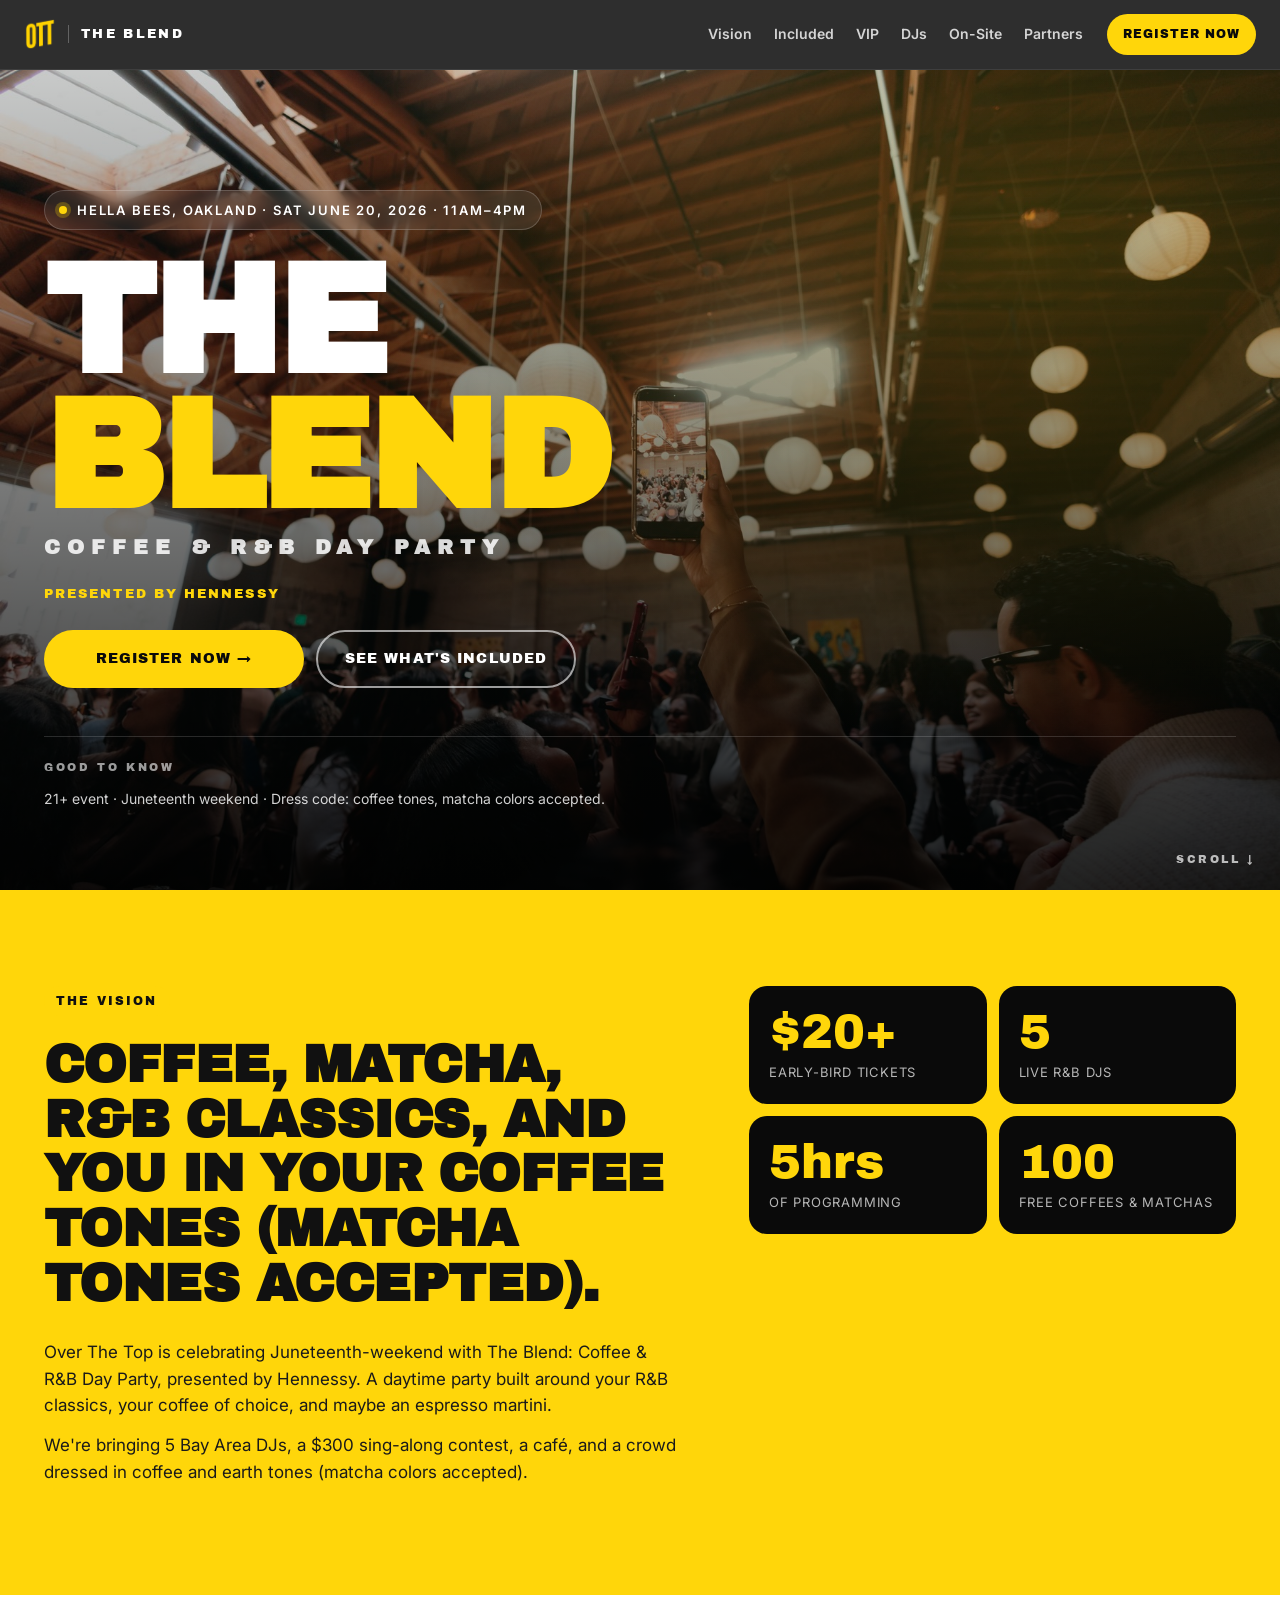
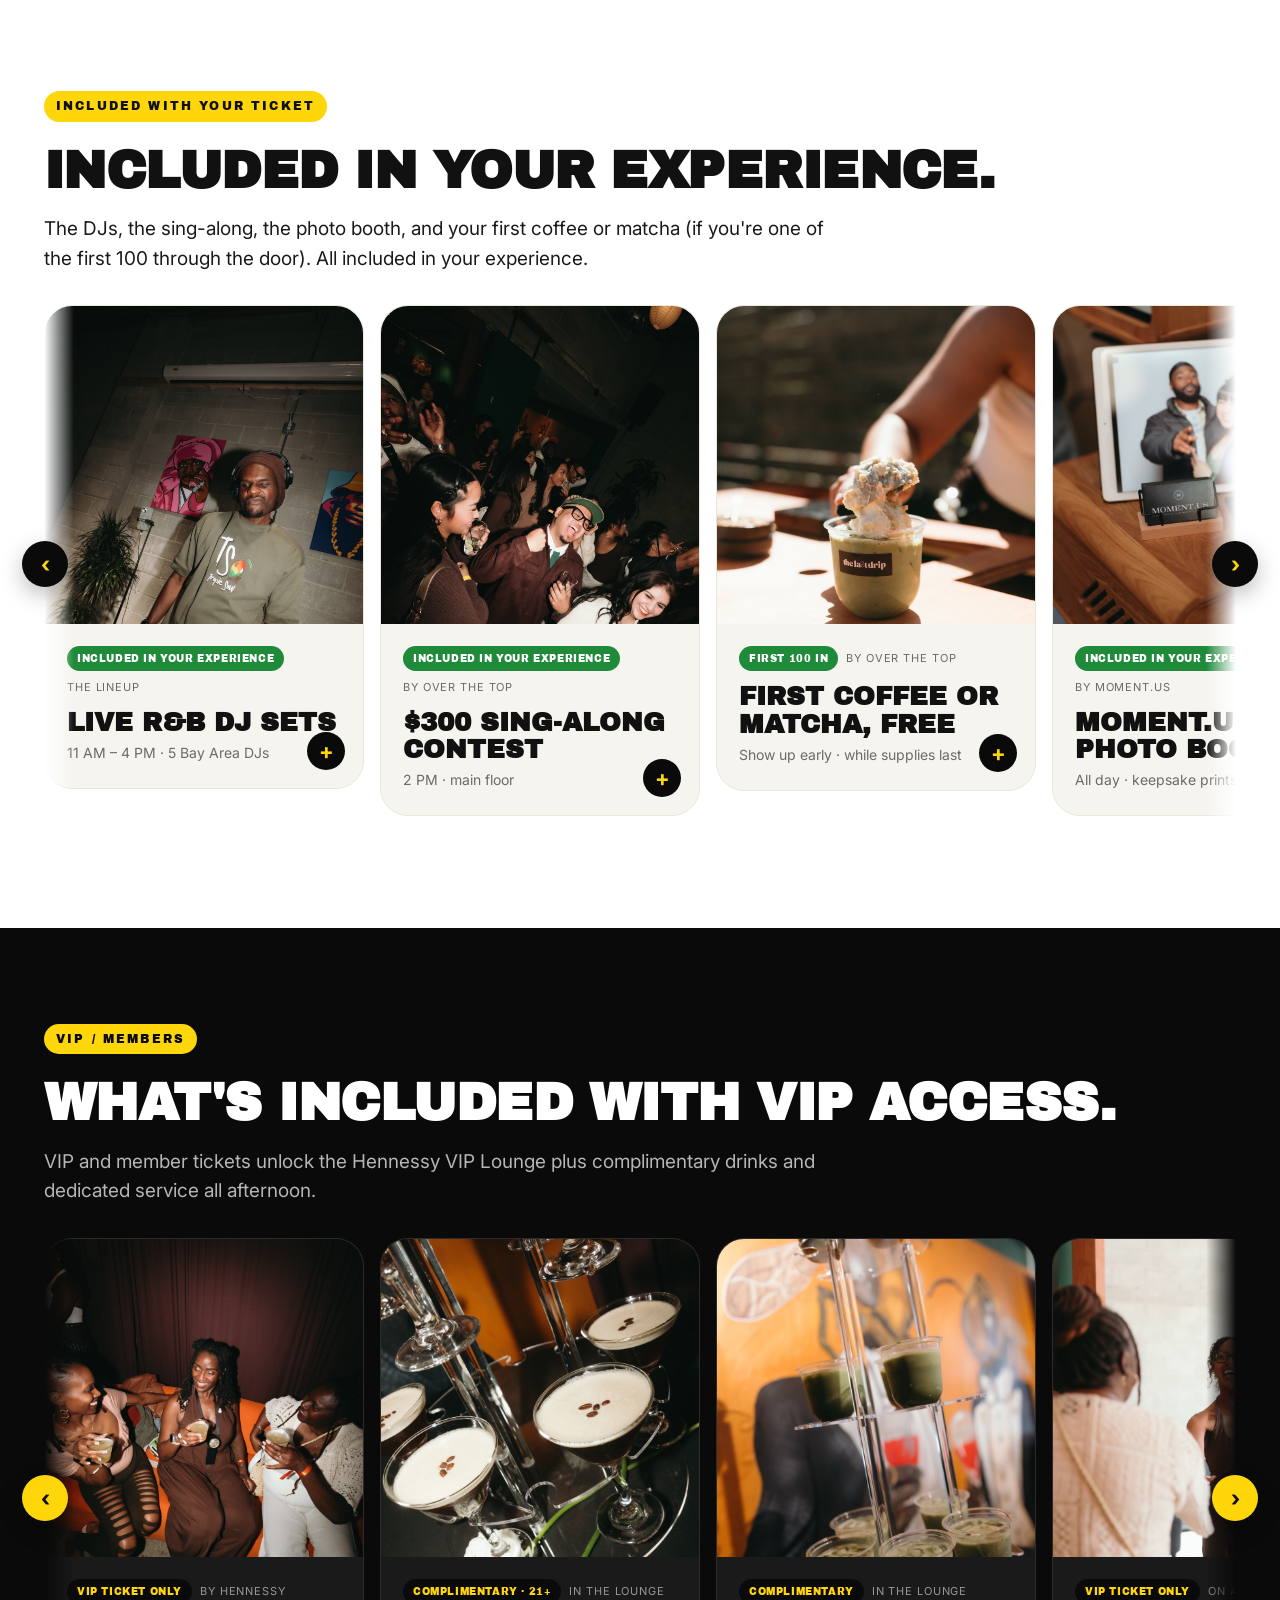
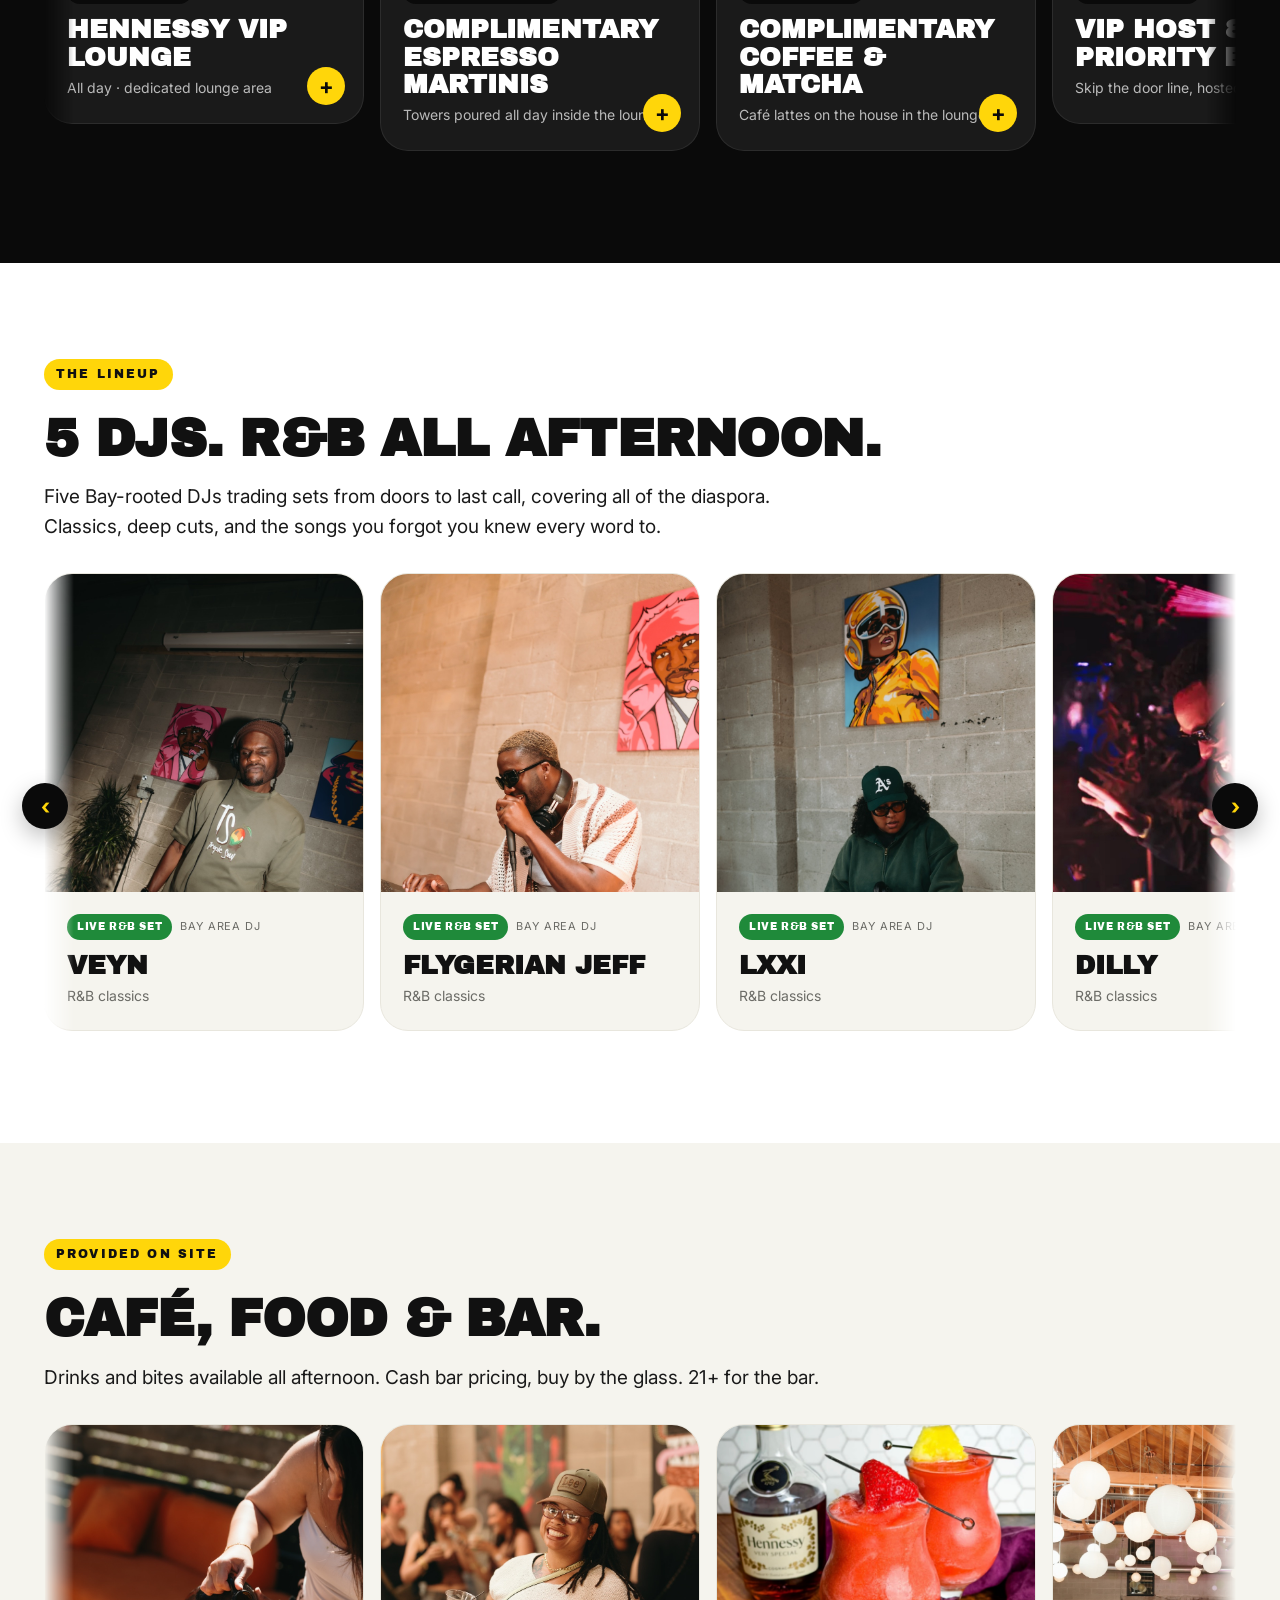
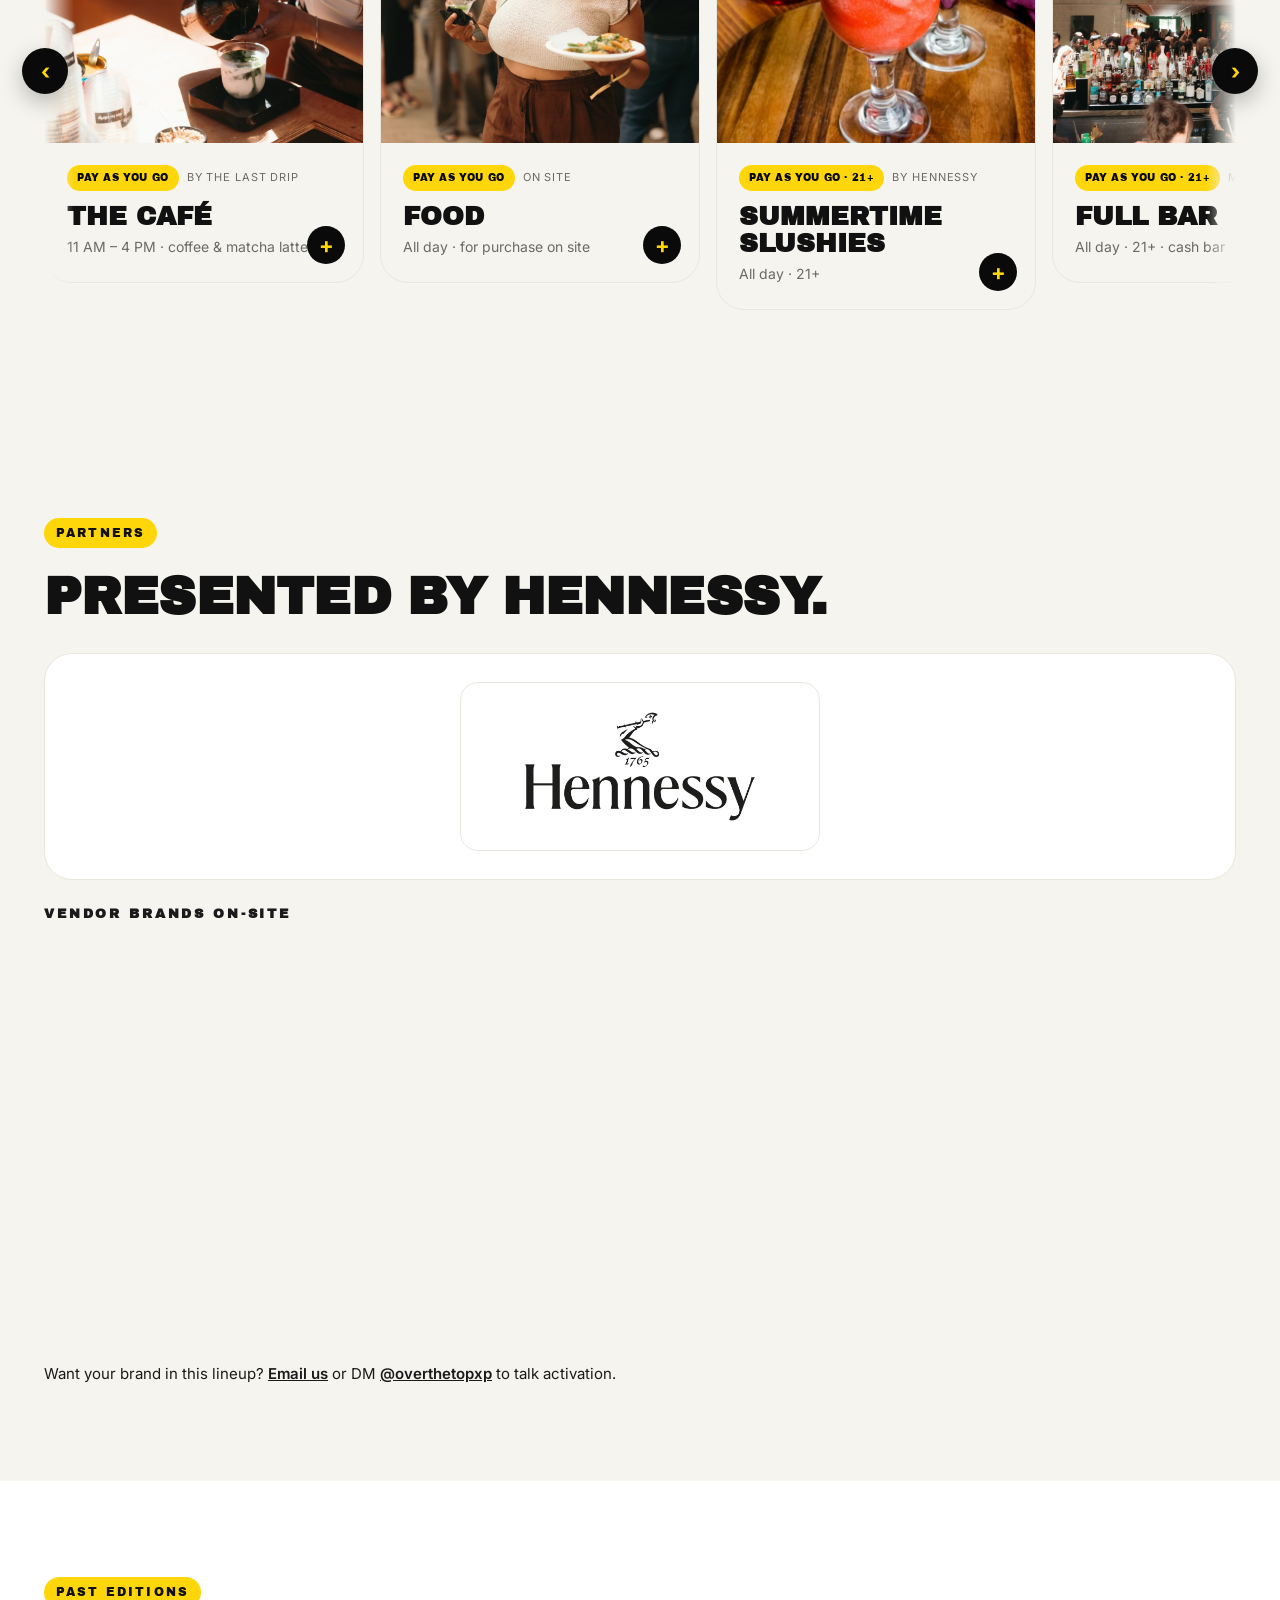
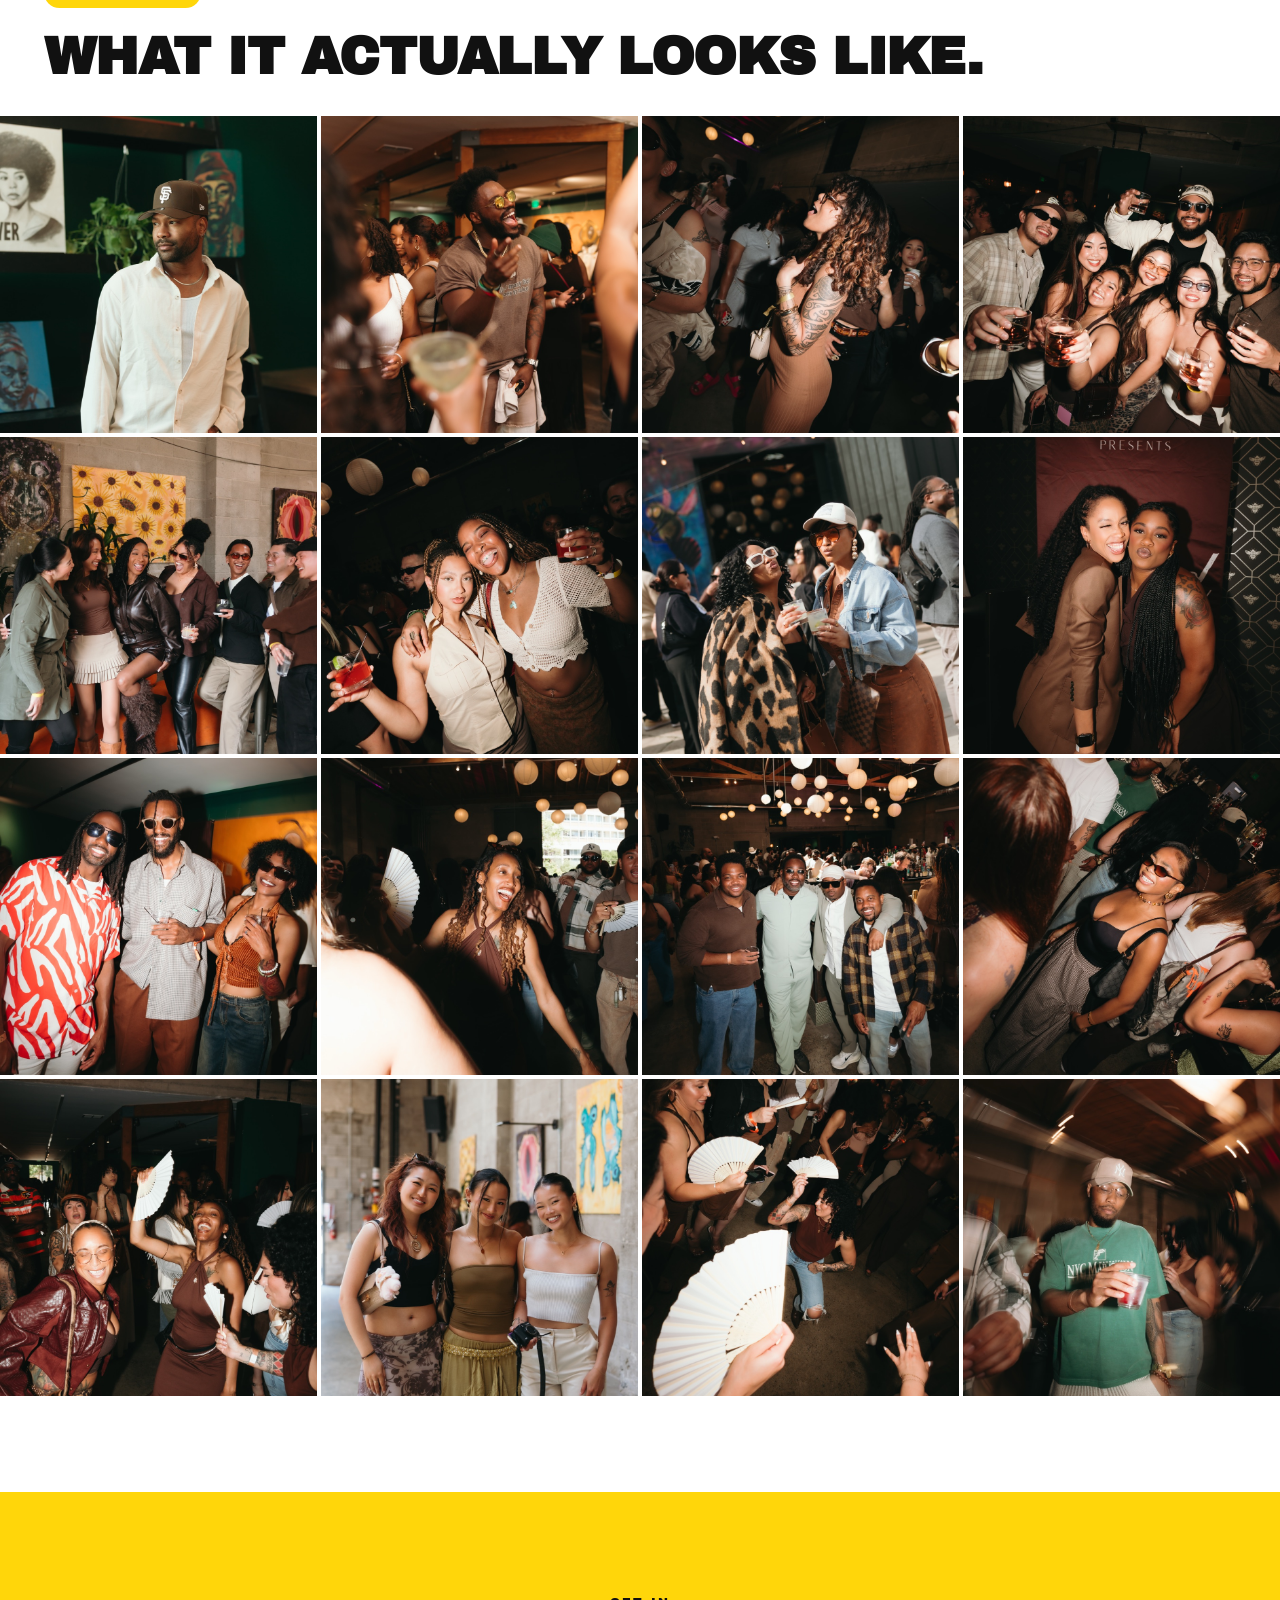
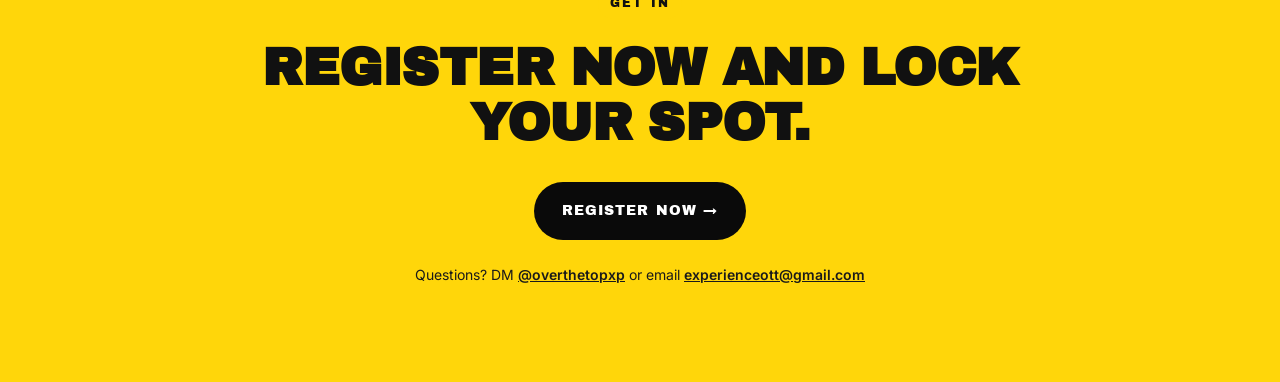
<file: index.html>
<!doctype html>
<html lang="en">
<head>
<meta charset="utf-8" />
<meta name="viewport" content="width=device-width, initial-scale=1, viewport-fit=cover" />
<meta name="theme-color" content="#FFD60A" />
<title>The Blend: Coffee & R&B Day Party · June 20, 2026 · Hella Bees, Oakland</title>
<meta name="description" content="The Blend is Over The Top's Juneteenth-weekend social, presented by Hennessy. Coffee & R&B Day Party on Saturday, June 20, 2026, 11AM-4PM at Hella Bees, Oakland. Café lattes, espresso martini towers, a Hennessy VIP lounge, live R&B DJ sets, and a $300 sing-along. 21+." />

<meta property="og:title" content="The Blend: Coffee & R&B Day Party · June 20, 2026" />
<meta property="og:description" content="Over The Top's Juneteenth-weekend day party, presented by Hennessy. Saturday, June 20, 2026 at Hella Bees, Oakland. R&B classics, coffee, espresso martini towers, and community. 21+." />
<meta property="og:type" content="website" />
<meta property="og:image" content="images/hero.jpg" />

<link rel="preconnect" href="https://fonts.googleapis.com" />
<link rel="preconnect" href="https://fonts.gstatic.com" crossorigin />
<link href="https://fonts.googleapis.com/css2?family=Archivo+Black&family=Inter:wght@400;500;600;700;800;900&display=swap" rel="stylesheet" />

<link rel="stylesheet" href="styles.css" />

<!-- Meta Pixel Code -->
<script>
!function(f,b,e,v,n,t,s)
{if(f.fbq)return;n=f.fbq=function(){n.callMethod?
n.callMethod.apply(n,arguments):n.queue.push(arguments)};
if(!f._fbq)f._fbq=n;n.push=n;n.loaded=!0;n.version='2.0';
n.queue=[];t=b.createElement(e);t.async=!0;
t.src=v;s=b.getElementsByTagName(e)[0];
s.parentNode.insertBefore(t,s)}(window, document,'script',
'https://connect.facebook.net/en_US/fbevents.js');
fbq('init', '1495548463835448');
fbq('track', 'PageView');
</script>
<noscript><img height="1" width="1" style="display:none"
src="https://www.facebook.com/tr?id=1495548463835448&ev=PageView&noscript=1"
/></noscript>
<!-- End Meta Pixel Code -->
</head>
<body>

<header class="nav">
  <a href="#top" class="nav__brand">
    <img class="brand-mark" src="logos/ott.png" alt="Over The Top" />
    <span class="brand-divider"></span>
    <span class="brand-event">THE BLEND</span>
  </a>
  <nav class="nav__links">
    <a href="#vision">Vision</a>
    <a href="#included">Included</a>
    <a href="#vip">VIP</a>
    <a href="#lineup">DJs</a>
    <a href="#onsite">On-Site</a>
    <a href="#partners">Partners</a>
  </nav>
  <a class="btn btn--small btn--yellow" data-register href="https://sweatpals.com/event/juneteenth-the-blend-coffee-and-rb-day-party" target="_blank" rel="noopener">Register Now</a>
</header>

<!-- HERO -->
<section class="hero" id="top">
  <img class="hero__bg" src="images/hero.jpg" alt="The Blend Coffee & R&B Day Party crowd at Hella Bees" />
  <div class="hero__overlay"></div>
  <div class="hero__content">
    <div class="hero__eyebrow">
      <span class="dot"></span> Hella Bees, Oakland · Sat June 20, 2026 · 11AM&ndash;4PM
    </div>
    <h1 class="hero__title">
      <span class="line">THE</span>
      <span class="line line--yellow">BLEND</span>
      <span class="line line--small">COFFEE &amp; R&amp;B DAY PARTY</span>
    </h1>
    <p style="font-family:var(--display); font-size:13px; letter-spacing:.16em; text-transform:uppercase; color:var(--yellow); margin:0 0 26px;">Presented by Hennessy</p>
    <div class="hero__ctas">
      <a class="btn btn--yellow btn--lg" data-register href="https://sweatpals.com/event/juneteenth-the-blend-coffee-and-rb-day-party" target="_blank" rel="noopener">Register Now →</a>
      <a class="btn btn--ghost btn--lg" href="#included">See what's included</a>
    </div>
    <div class="hero__partners">
      <span class="hero__partners-label">Good to know</span>
      <p style="font-size:14px; color:rgba(255,255,255,.82); margin:0; max-width:580px;">
        21+ event · Juneteenth weekend · Dress code: coffee tones, matcha colors accepted.
      </p>
    </div>
  </div>
  <div class="hero__scroll">scroll ↓</div>
</section>

<!-- VISION + STATS -->
<section class="band band--yellow" id="vision">
  <div class="container">
    <div class="vision__grid">
      <div class="vision__copy">
        <span class="kicker">The vision</span>
        <h2 class="h2">Coffee, matcha, R&amp;B classics, and you in your coffee tones (matcha tones accepted).</h2>
        <p>
          Over The Top is celebrating Juneteenth-weekend with The Blend: Coffee &amp; R&amp;B Day Party, presented by
          Hennessy. A daytime party built around your R&amp;B classics, your coffee of choice, and maybe an
          espresso martini.
        </p>
        <p>
          We're bringing 5 Bay Area DJs, a $300 sing-along contest, a café, and a crowd dressed in coffee
          and earth tones (matcha colors accepted).
        </p>
      </div>
      <div class="vision__stats">
        <div class="stat"><div class="stat__num">$20+</div><div class="stat__label">Early-bird tickets</div></div>
        <div class="stat"><div class="stat__num">5</div><div class="stat__label">Live R&amp;B DJs</div></div>
        <div class="stat"><div class="stat__num">5hrs</div><div class="stat__label">Of programming</div></div>
        <div class="stat"><div class="stat__num">100</div><div class="stat__label">Free coffees & matchas</div></div>
      </div>
    </div>
  </div>
</section>

<!-- SECTION 1: WHAT'S INCLUDED IN YOUR TICKET (free with entry) -->
<section class="band" id="included">
  <div class="container">
    <span class="kicker">Included with your ticket</span>
    <h2 class="h2">Included in your experience.</h2>
    <p class="lede" style="margin:-12px 0 24px; max-width:780px;">
      The DJs, the sing-along, the photo booth, and your first coffee or matcha (if you're one of the first 100 through the door). All included in your experience.
    </p>

    <div class="rail" data-rail>
      <button class="rail__nav rail__nav--prev" type="button" aria-label="Previous">‹</button>
      <div class="rail__viewport">
        <div class="rail__track">

          <article class="card card--rail" data-card>
            <img class="card__img" src="images/dj-sets.jpg" alt="Live R&B DJ set" />
            <div class="card__body">
              <div class="card__access-row">
                <span class="card__access card__access--free">Included in your experience</span>
                <span class="card__attr">the lineup</span>
              </div>
              <h3 class="card__title">Live R&amp;B DJ Sets</h3>
              <p class="card__sub">11 AM &ndash; 4 PM · 5 Bay Area DJs</p>
              <div class="card__expand">
                <p>R&amp;B classics all day from Veyn, Flygerian Jeff, LXXI, Dilly, and Black Woman.</p>
              </div>
              <button class="card__toggle" aria-label="Expand">+</button>
            </div>
          </article>

          <article class="card card--rail" data-card>
            <img class="card__img" src="images/singalong.jpg" alt="Sing-along contest" />
            <div class="card__body">
              <div class="card__access-row">
                <span class="card__access card__access--free">Included in your experience</span>
                <span class="card__attr">by Over The Top</span>
              </div>
              <h3 class="card__title">$300 Sing-Along Contest</h3>
              <p class="card__sub">2 PM · main floor</p>
              <div class="card__expand">
                <p>Grab the mic at 2 PM for OTT's $300 sing-along contest. Your R&amp;B moment, best voice takes the cash.</p>
              </div>
              <button class="card__toggle" aria-label="Expand">+</button>
            </div>
          </article>

          <article class="card card--rail" data-card>
            <img class="card__img" src="images/cafe.jpg" alt="First coffee or matcha free" />
            <div class="card__body">
              <div class="card__access-row">
                <span class="card__access card__access--free">First 100 in</span>
                <span class="card__attr">by Over The Top</span>
              </div>
              <h3 class="card__title">First Coffee or Matcha, Free</h3>
              <p class="card__sub">Show up early · while supplies last</p>
              <div class="card__expand">
                <p>The first 100 attendees through the door get a free coffee or matcha latte, courtesy of OTT.</p>
              </div>
              <button class="card__toggle" aria-label="Expand">+</button>
            </div>
          </article>

          <article class="card card--rail" data-card>
            <img class="card__img" src="images/momentus-photo-booth.jpg" alt="moment.us photo booth" />
            <div class="card__body">
              <div class="card__access-row">
                <span class="card__access card__access--free">Included in your experience</span>
                <span class="card__attr">by moment.us</span>
              </div>
              <h3 class="card__title">moment.us Photo Booth</h3>
              <p class="card__sub">All day · keepsake prints</p>
              <div class="card__expand">
                <p>A roaming photo booth by moment.us with keepsake prints all afternoon.</p>
              </div>
              <button class="card__toggle" aria-label="Expand">+</button>
            </div>
          </article>

        </div>
      </div>
      <button class="rail__nav rail__nav--next" type="button" aria-label="Next">›</button>
    </div>
  </div>
</section>

<!-- SECTION 3: WHAT'S INCLUDED WITH VIP -->
<section class="band band--dark" id="vip">
  <div class="container">
    <span class="kicker kicker--yellow">VIP / Members</span>
    <h2 class="h2 h2--light">What's included with VIP access.</h2>
    <p class="lede" style="color:rgba(255,255,255,.7); margin:-12px 0 24px; max-width:780px;">
      VIP and member tickets unlock the Hennessy VIP Lounge plus complimentary drinks and dedicated service all afternoon.
    </p>

    <div class="rail" data-rail>
      <button class="rail__nav rail__nav--prev" type="button" aria-label="Previous">‹</button>
      <div class="rail__viewport">
        <div class="rail__track">

          <article class="card card--rail card--dark" data-card>
            <img class="card__img" src="images/vip-lounge.jpg" alt="Hennessy VIP Lounge" />
            <div class="card__body">
              <div class="card__access-row">
                <span class="card__access card__access--vip">VIP ticket only</span>
                <span class="card__attr">by Hennessy</span>
              </div>
              <h3 class="card__title">Hennessy VIP Lounge</h3>
              <p class="card__sub">All day · dedicated lounge area</p>
              <div class="card__expand">
                <p>An anchored Hennessy lounge with comfortable seating, dedicated service, and a quieter vibe away from the main floor.</p>
              </div>
              <button class="card__toggle" aria-label="Expand">+</button>
            </div>
          </article>

          <article class="card card--rail card--dark" data-card>
            <img class="card__img" src="images/vip-espresso.jpg" alt="Complimentary espresso martini tower" />
            <div class="card__body">
              <div class="card__access-row">
                <span class="card__access card__access--vip">Complimentary · 21+</span>
                <span class="card__attr">in the lounge</span>
              </div>
              <h3 class="card__title">Complimentary Espresso Martinis</h3>
              <p class="card__sub">Towers poured all day inside the lounge</p>
              <div class="card__expand">
                <p>Espresso martini towers are complimentary inside the VIP lounge. Pour as you go.</p>
              </div>
              <button class="card__toggle" aria-label="Expand">+</button>
            </div>
          </article>

          <article class="card card--rail card--dark" data-card>
            <img class="card__img" src="images/vip-matcha.jpg" alt="Complimentary coffee and matcha towers" />
            <div class="card__body">
              <div class="card__access-row">
                <span class="card__access card__access--vip">Complimentary</span>
                <span class="card__attr">in the lounge</span>
              </div>
              <h3 class="card__title">Complimentary Coffee &amp; Matcha</h3>
              <p class="card__sub">Café lattes on the house in the lounge</p>
              <div class="card__expand">
                <p>Coffee and matcha lattes are complimentary in the VIP lounge, no cap on the first 100. Pour all afternoon.</p>
              </div>
              <button class="card__toggle" aria-label="Expand">+</button>
            </div>
          </article>

          <article class="card card--rail card--dark" data-card>
            <img class="card__img" src="images/vip-hostess.jpg" alt="VIP host" />
            <div class="card__body">
              <div class="card__access-row">
                <span class="card__access card__access--vip">VIP ticket only</span>
                <span class="card__attr">on arrival</span>
              </div>
              <h3 class="card__title">VIP Host &amp; Priority Entry</h3>
              <p class="card__sub">Skip the door line, hosted into the lounge</p>
              <div class="card__expand">
                <p>VIP guests skip the door line and are walked directly to the lounge by a dedicated host.</p>
              </div>
              <button class="card__toggle" aria-label="Expand">+</button>
            </div>
          </article>

        </div>
      </div>
      <button class="rail__nav rail__nav--next" type="button" aria-label="Next">›</button>
    </div>
  </div>
</section>

<!-- DJ LINEUP -->
<section class="band" id="lineup">
  <div class="container">
    <span class="kicker">The lineup</span>
    <h2 class="h2">5 DJs. R&amp;B all afternoon.</h2>
    <p class="lede" style="margin:-12px 0 24px; max-width:780px;">
      Five Bay-rooted DJs trading sets from doors to last call, covering all of the diaspora. Classics, deep cuts, and the songs you forgot you knew every word to.
    </p>

    <div class="rail" data-rail>
      <button class="rail__nav rail__nav--prev" type="button" aria-label="Previous">‹</button>
      <div class="rail__viewport">
        <div class="rail__track">

          <article class="card card--rail card--dj">
            <img class="card__img" src="images/dj-veyn.jpg" alt="DJ Veyn" />
            <div class="card__body">
              <div class="card__access-row">
                <span class="card__access card__access--free">Live R&amp;B set</span>
                <span class="card__attr">Bay Area DJ</span>
              </div>
              <h3 class="card__title">Veyn</h3>
              <p class="card__sub">R&amp;B classics</p>
            </div>
          </article>

          <article class="card card--rail card--dj">
            <img class="card__img" src="images/dj-flygerian-jeff.jpg" alt="Flygerian Jeff" />
            <div class="card__body">
              <div class="card__access-row">
                <span class="card__access card__access--free">Live R&amp;B set</span>
                <span class="card__attr">Bay Area DJ</span>
              </div>
              <h3 class="card__title">Flygerian Jeff</h3>
              <p class="card__sub">R&amp;B classics</p>
            </div>
          </article>

          <article class="card card--rail card--dj">
            <img class="card__img" src="images/dj-lxxi.jpg" alt="DJ LXXI" />
            <div class="card__body">
              <div class="card__access-row">
                <span class="card__access card__access--free">Live R&amp;B set</span>
                <span class="card__attr">Bay Area DJ</span>
              </div>
              <h3 class="card__title">LXXI</h3>
              <p class="card__sub">R&amp;B classics</p>
            </div>
          </article>

          <article class="card card--rail card--dj">
            <img class="card__img" src="images/dj-dilly.jpg" alt="DJ Dilly" />
            <div class="card__body">
              <div class="card__access-row">
                <span class="card__access card__access--free">Live R&amp;B set</span>
                <span class="card__attr">Bay Area DJ</span>
              </div>
              <h3 class="card__title">Dilly</h3>
              <p class="card__sub">R&amp;B classics</p>
            </div>
          </article>

          <article class="card card--rail card--dj">
            <img class="card__img" src="images/dj-black-woman.jpg" alt="Black Woman" />
            <div class="card__body">
              <div class="card__access-row">
                <span class="card__access card__access--free">Live R&amp;B set</span>
                <span class="card__attr">Bay Area DJ</span>
              </div>
              <h3 class="card__title">Black Woman</h3>
              <p class="card__sub">R&amp;B classics</p>
            </div>
          </article>

        </div>
      </div>
      <button class="rail__nav rail__nav--next" type="button" aria-label="Next">›</button>
    </div>
  </div>
</section>

<!-- SECTION 2: WHAT'S PROVIDED ON SITE (pay-as-you-go) -->
<section class="band band--cream" id="onsite">
  <div class="container">
    <span class="kicker">Provided on site</span>
    <h2 class="h2">Café, food &amp; bar.</h2>
    <p class="lede" style="margin:-12px 0 24px; max-width:780px;">
      Drinks and bites available all afternoon. Cash bar pricing, buy by the glass. 21+ for the bar.
    </p>

    <div class="rail" data-rail>
      <button class="rail__nav rail__nav--prev" type="button" aria-label="Previous">‹</button>
      <div class="rail__viewport">
        <div class="rail__track">

          <article class="card card--rail" data-card>
            <img class="card__img" src="images/coffee-matcha.jpg" alt="The Café by The Last Drip" />
            <div class="card__body">
              <div class="card__access-row">
                <span class="card__access card__access--cash">Pay as you go</span>
                <span class="card__attr">by The Last Drip</span>
              </div>
              <h3 class="card__title">The Café</h3>
              <p class="card__sub">11 AM &ndash; 4 PM · coffee &amp; matcha lattes</p>
              <div class="card__expand">
                <p>Full café menu from The Last Drip all afternoon. Pay-as-you-go after the first 100 free drinks are claimed.</p>
              </div>
              <button class="card__toggle" aria-label="Expand">+</button>
            </div>
          </article>

          <article class="card card--rail" data-card>
            <img class="card__img" src="images/food.jpg" alt="Food for purchase on site" />
            <div class="card__body">
              <div class="card__access-row">
                <span class="card__access card__access--cash">Pay as you go</span>
                <span class="card__attr">on site</span>
              </div>
              <h3 class="card__title">Food</h3>
              <p class="card__sub">All day · for purchase on site</p>
              <div class="card__expand">
                <p>Bites and small plates available for purchase all afternoon. Pay-as-you-go.</p>
              </div>
              <button class="card__toggle" aria-label="Expand">+</button>
            </div>
          </article>

          <article class="card card--rail" data-card>
            <img class="card__img" src="images/slushies.jpg" alt="Frozen summertime slushies" />
            <div class="card__body">
              <div class="card__access-row">
                <span class="card__access card__access--cash">Pay as you go · 21+</span>
                <span class="card__attr">by Hennessy</span>
              </div>
              <h3 class="card__title">Summertime Slushies</h3>
              <p class="card__sub">All day · 21+</p>
              <div class="card__expand">
                <p>Frozen summertime slushies by Hennessy, built for an Oakland afternoon. Cash bar.</p>
              </div>
              <button class="card__toggle" aria-label="Expand">+</button>
            </div>
          </article>

          <article class="card card--rail" data-card>
            <img class="card__img" src="images/full-bar.jpg" alt="Full bar pours" />
            <div class="card__body">
              <div class="card__access-row">
                <span class="card__access card__access--cash">Pay as you go · 21+</span>
                <span class="card__attr">main floor</span>
              </div>
              <h3 class="card__title">Full Bar</h3>
              <p class="card__sub">All day · 21+ · cash bar</p>
              <div class="card__expand">
                <p>A full bar on the main floor all afternoon. Beer, wine, cocktails, and spirits. Pay-as-you-go pricing, 21+.</p>
              </div>
              <button class="card__toggle" aria-label="Expand">+</button>
            </div>
          </article>

        </div>
      </div>
      <button class="rail__nav rail__nav--next" type="button" aria-label="Next">›</button>
    </div>
  </div>
</section>

<!-- RUN OF SHOW (hidden on the public page; still available at run-of-show.html) -->
<section class="band band--dark" id="schedule" hidden>
  <div class="container">
    <span class="kicker kicker--yellow">Run of show</span>
    <h2 class="h2 h2--light">A day designed to flow.</h2>
    <p class="lede" style="color:rgba(255,255,255,.7); margin:-12px 0 36px; max-width:780px;">
      Doors at 11, last pour at 4. Five hours of R&amp;B, coffee, and community at Hella Bees. Times below are a draft and may shift.
    </p>

    <ol class="schedule">
      <li><span class="schedule__time">11:00 AM</span><span class="schedule__title">Doors open · Café opens</span><span class="schedule__sub">First 100 coffees & matchas free, courtesy of OTT</span></li>
      <li><span class="schedule__time">11:30 AM</span><span class="schedule__title">R&amp;B DJ sets begin</span><span class="schedule__sub">Classics on the decks all afternoon</span></li>
      <li><span class="schedule__time">12:00 PM</span><span class="schedule__title">Espresso martini & slushie towers open</span><span class="schedule__sub">21+ · cash bar all day</span></li>
      <li><span class="schedule__time">12:00 PM</span><span class="schedule__title">VIP Lounge opens</span><span class="schedule__sub">Hennessy VIP lounge · VIP ticket required</span></li>
      <li><span class="schedule__time">2:00 PM</span><span class="schedule__title">$300 Sing-Along Contest</span><span class="schedule__sub">Grab the mic on the main floor</span></li>
      <li><span class="schedule__time">2:30 PM</span><span class="schedule__title">Peak set</span><span class="schedule__sub">The afternoon hits its stride</span></li>
      <li><span class="schedule__time">3:45 PM</span><span class="schedule__title">Last call & closing set</span><span class="schedule__sub">Final pours from the café and bar</span></li>
      <li><span class="schedule__time">4:00 PM</span><span class="schedule__title">Event ends</span><span class="schedule__sub">Thanks for celebrating Juneteenth with us</span></li>
    </ol>
  </div>
</section>

<!-- VENUE (hidden on the public page) -->
<section class="band band--cream" id="venue" hidden>
  <div class="container">
    <span class="kicker">Venue &amp; directions</span>
    <h2 class="h2">Hella Bees, Oakland.</h2>
    <p class="lede" style="margin:-12px 0 28px; max-width:780px;">
      2340 Harrison St, Oakland, CA. An airy converted warehouse with wood-truss ceilings, paper lanterns, and bold local art. There is no on-site parking; street parking is available nearby.
    </p>
    <div class="venue-cta">
      <a class="btn btn--black btn--lg" href="https://www.google.com/maps/search/?api=1&query=Hella+Bees+2340+Harrison+St+Oakland+CA" target="_blank" rel="noopener">Get directions</a>
    </div>
    <p style="text-align:center; margin:22px 0 0; font-size:14px; color:var(--gray-500); letter-spacing:.04em;">
      21+ event &nbsp;·&nbsp; All tickets non-refundable &nbsp;·&nbsp; No on-site parking, street parking available
    </p>
  </div>
</section>

<!-- PARTNERS -->
<section class="band band--cream" id="partners">
  <div class="container">
    <span class="kicker">Partners</span>
    <h2 class="h2">Presented by Hennessy.</h2>

    <div class="presenting presenting--logo-only">
      <div class="presenting__logo">
        <img src="logos/hennessy.jpg" alt="Hennessy" />
      </div>
    </div>

    <h3 class="partners-subhead">Vendor brands on-site</h3>
    <div class="vendor-grid">
      <article class="vendor">
        <img class="vendor__img" src="images/momentus-photo-booth.jpg" alt="moment.us photo booth" />
        <div class="vendor__body">
          <h4 class="vendor__name">moment.us</h4>
          <p class="vendor__role">Photo booth, keepsake prints all day</p>
        </div>
      </article>
      <article class="vendor">
        <img class="vendor__img" src="images/the-last-drip.jpg" alt="The Last Drip Café" />
        <div class="vendor__body">
          <h4 class="vendor__name">The Last Drip</h4>
          <p class="vendor__role">Café partner, coffee &amp; matcha service</p>
        </div>
      </article>
      <article class="vendor">
        <img class="vendor__img" src="images/hella-bees.jpg" alt="Hella Bees venue" />
        <div class="vendor__body">
          <h4 class="vendor__name">Hella Bees</h4>
          <p class="vendor__role">Event venue · Oakland</p>
        </div>
      </article>
    </div>

    <p class="partners-cta">
      Want your brand in this lineup? <a href="mailto:experienceott@gmail.com?subject=The%20Blend%20Coffee%20%26%20R%26B%20Day%20Party%20Partnership">Email us</a>
      or DM <a href="https://instagram.com/overthetopxp" target="_blank" rel="noopener">@overthetopxp</a> to talk activation.
    </p>
  </div>
</section>

<!-- GALLERY -->
<section class="band" id="gallery">
  <div class="container">
    <span class="kicker">Past editions</span>
    <h2 class="h2">What it actually looks like.</h2>
  </div>
  <div class="gallery">
    <img src="images/gallery-1.jpg" alt="" loading="lazy" />
    <img src="images/gallery-2.jpg" alt="" loading="lazy" />
    <img src="images/gallery-3.jpg" alt="" loading="lazy" />
    <img src="images/gallery-4.jpg" alt="" loading="lazy" />
    <img src="images/gallery-5.jpg" alt="" loading="lazy" />
    <img src="images/gallery-6.jpg" alt="" loading="lazy" />
    <img src="images/gallery-7.jpg" alt="" loading="lazy" />
    <img src="images/gallery-8.jpg" alt="" loading="lazy" />
    <img src="images/gallery-9.jpg" alt="" loading="lazy" />
    <img src="images/gallery-10.jpg" alt="" loading="lazy" />
    <img src="images/gallery-11.jpg" alt="" loading="lazy" />
    <img src="images/gallery-12.jpg" alt="" loading="lazy" />
    <img src="images/gallery-13.jpg" alt="" loading="lazy" />
    <img src="images/gallery-14.jpg" alt="" loading="lazy" />
    <img src="images/gallery-15.jpg" alt="" loading="lazy" />
    <img src="images/gallery-16.jpg" alt="" loading="lazy" />
  </div>
</section>

<!-- REGISTER / CTA -->
<section class="band band--yellow" id="register">
  <div class="container container--narrow text-center">
    <span class="kicker">Get in</span>
    <h2 class="h2" style="margin-bottom:32px;">Register now and lock your spot.</h2>
    <div class="cta-row">
      <a class="btn btn--black btn--lg" data-register href="https://sweatpals.com/event/juneteenth-the-blend-coffee-and-rb-day-party" target="_blank" rel="noopener">Register Now →</a>
    </div>
    <p style="margin:24px 0 0; font-size:14px; color:var(--ink-2);">
      Questions? DM <a href="https://instagram.com/overthetopxp" target="_blank" rel="noopener" style="font-weight:600; text-decoration:underline;">@overthetopxp</a>
      or email <a href="mailto:experienceott@gmail.com" style="font-weight:600; text-decoration:underline;">experienceott@gmail.com</a>
    </p>
  </div>
</section>

<script src="script.js"></script>
</body>
</html>
</file>
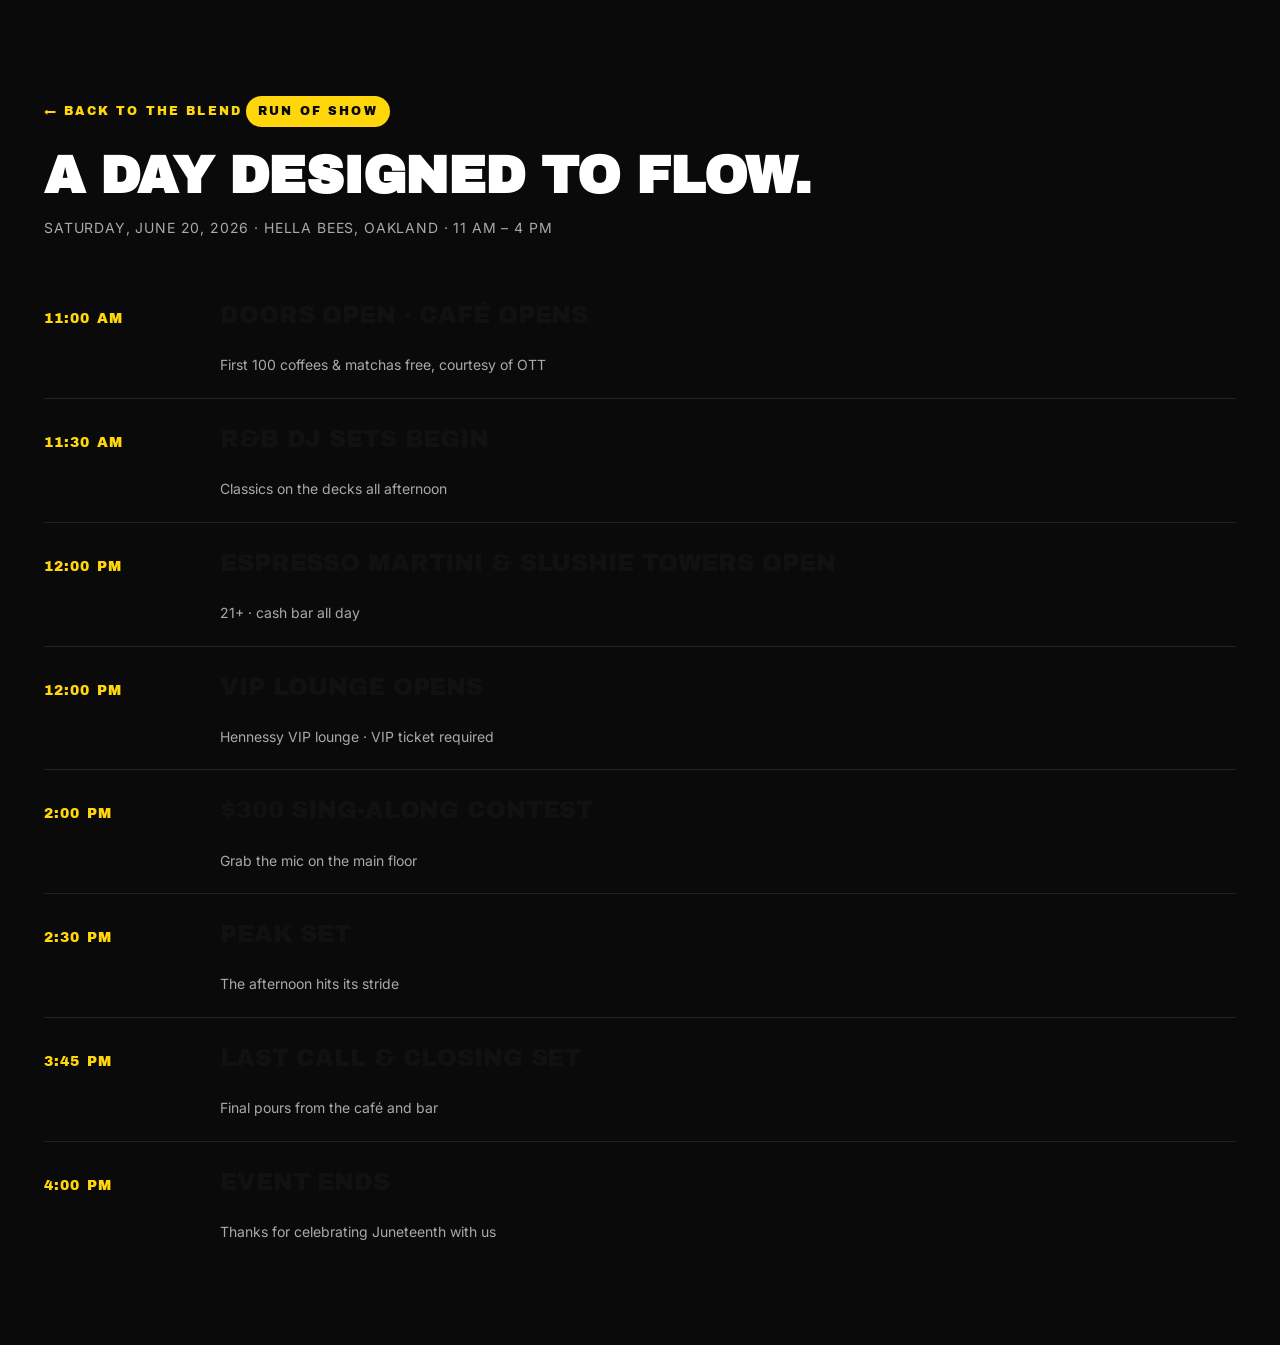
<file: run-of-show.html>
<!doctype html>
<html lang="en">
<head>
<meta charset="utf-8" />
<meta name="viewport" content="width=device-width, initial-scale=1, viewport-fit=cover" />
<meta name="theme-color" content="#0A0A0A" />
<title>The Blend · Run of Show</title>
<meta name="description" content="The Blend: Coffee & R&B Day Party run of show. Saturday, June 20, 2026, Hella Bees, Oakland." />
<meta name="robots" content="noindex" />
<link rel="preconnect" href="https://fonts.googleapis.com" />
<link rel="preconnect" href="https://fonts.gstatic.com" crossorigin />
<link href="https://fonts.googleapis.com/css2?family=Archivo+Black&family=Inter:wght@400;500;600;700;800;900&display=swap" rel="stylesheet" />
<link rel="stylesheet" href="styles.css" />
<style>
  body { background: var(--black); }
  .ros-page { padding: 96px 0 80px; }
  .ros-back {
    display: inline-flex; align-items: center; gap: 8px;
    font-family: var(--display); font-size: 12px; letter-spacing: 0.18em;
    text-transform: uppercase; color: var(--yellow); text-decoration: none;
    margin-bottom: 28px;
  }
  .ros-back:hover { opacity: 0.8; }
  .ros-page .h2 { color: var(--white); margin-bottom: 14px; }
  .ros-meta {
    color: rgba(255,255,255,.65); font-size: 14px; margin: 0 0 36px;
    letter-spacing: 0.06em; text-transform: uppercase;
  }
</style>
</head>
<body>

<section class="ros-page">
  <div class="container">
    <a href="index.html" class="ros-back">← Back to The Blend</a>
    <span class="kicker kicker--yellow">Run of show</span>
    <h2 class="h2 h2--light">A day designed to flow.</h2>
    <p class="ros-meta">Saturday, June 20, 2026 · Hella Bees, Oakland · 11 AM &ndash; 4 PM</p>

    <ol class="schedule">
      <li><span class="schedule__time">11:00 AM</span><span class="schedule__title">Doors open · Café opens</span><span class="schedule__sub">First 100 coffees & matchas free, courtesy of OTT</span></li>
      <li><span class="schedule__time">11:30 AM</span><span class="schedule__title">R&amp;B DJ sets begin</span><span class="schedule__sub">Classics on the decks all afternoon</span></li>
      <li><span class="schedule__time">12:00 PM</span><span class="schedule__title">Espresso martini & slushie towers open</span><span class="schedule__sub">21+ · cash bar all day</span></li>
      <li><span class="schedule__time">12:00 PM</span><span class="schedule__title">VIP Lounge opens</span><span class="schedule__sub">Hennessy VIP lounge · VIP ticket required</span></li>
      <li><span class="schedule__time">2:00 PM</span><span class="schedule__title">$300 Sing-Along Contest</span><span class="schedule__sub">Grab the mic on the main floor</span></li>
      <li><span class="schedule__time">2:30 PM</span><span class="schedule__title">Peak set</span><span class="schedule__sub">The afternoon hits its stride</span></li>
      <li><span class="schedule__time">3:45 PM</span><span class="schedule__title">Last call & closing set</span><span class="schedule__sub">Final pours from the café and bar</span></li>
      <li><span class="schedule__time">4:00 PM</span><span class="schedule__title">Event ends</span><span class="schedule__sub">Thanks for celebrating Juneteenth with us</span></li>
    </ol>
  </div>
</section>

</body>
</html>
</file>
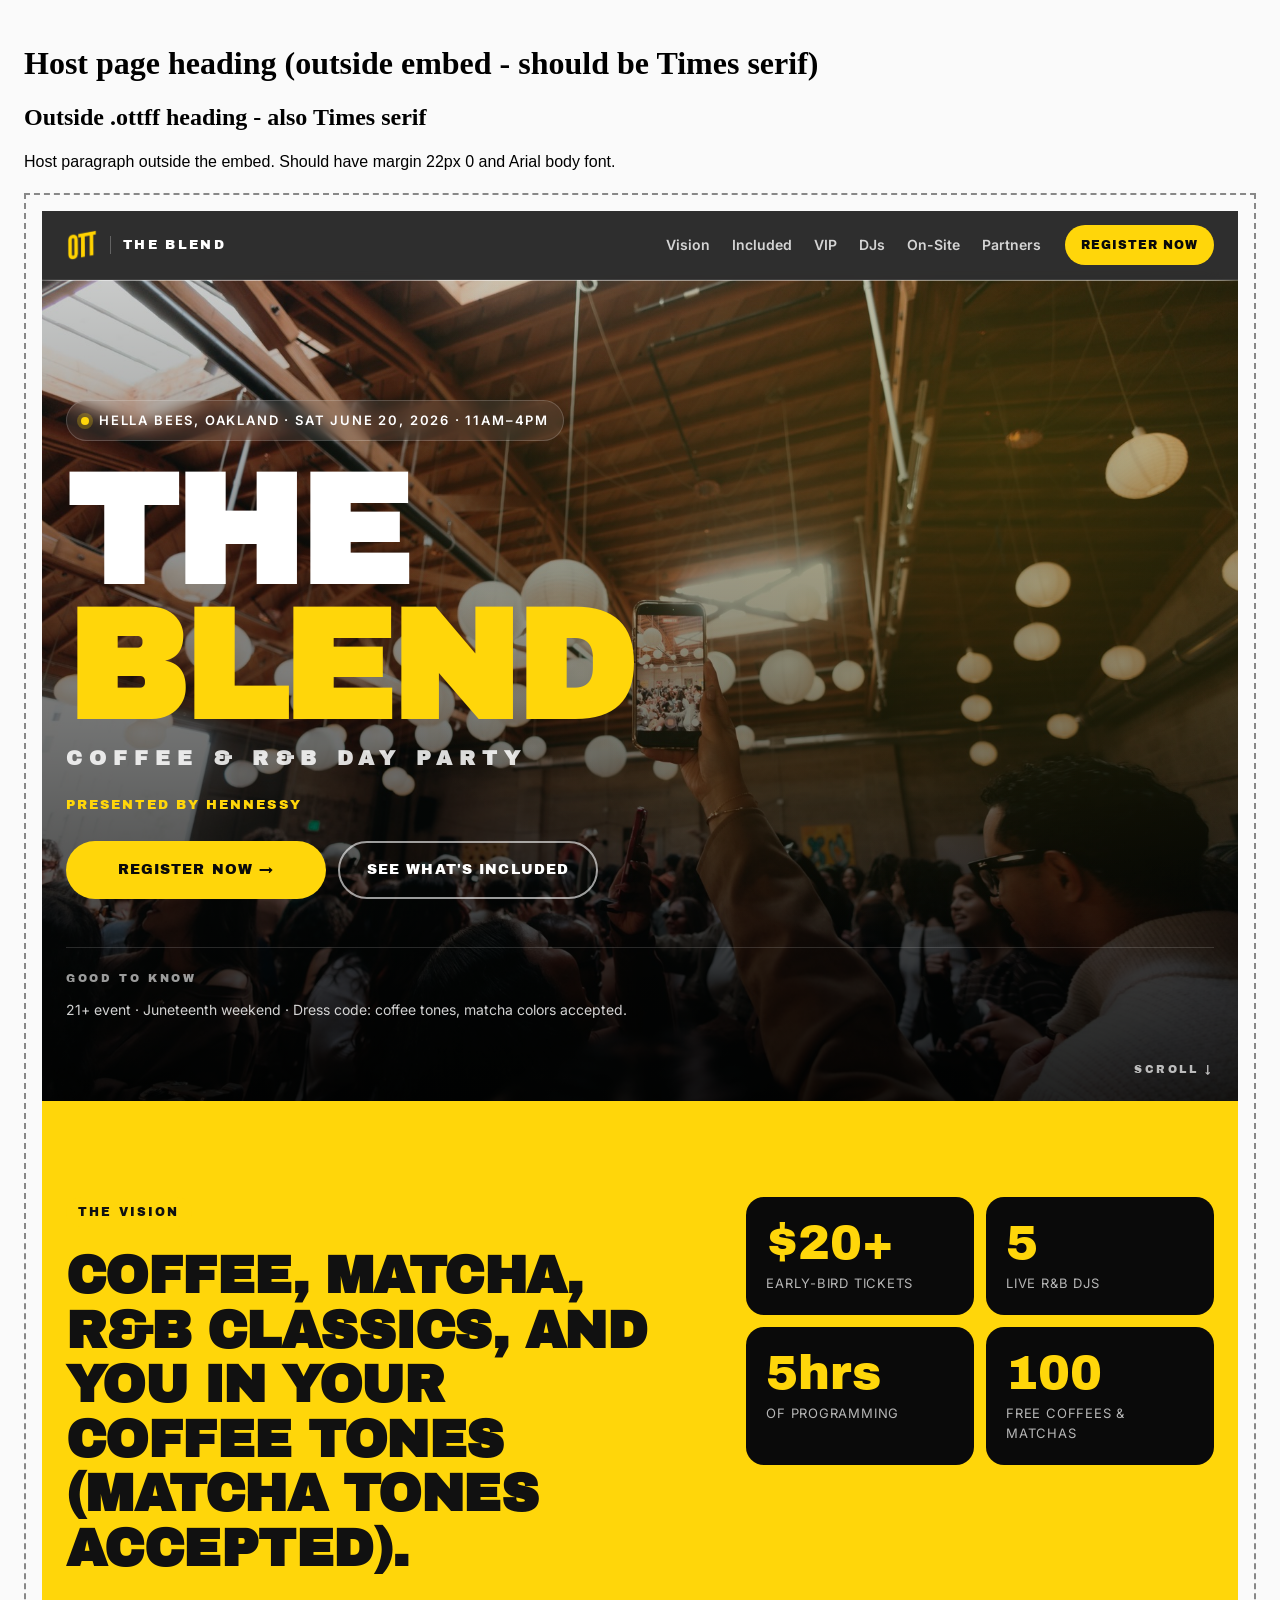
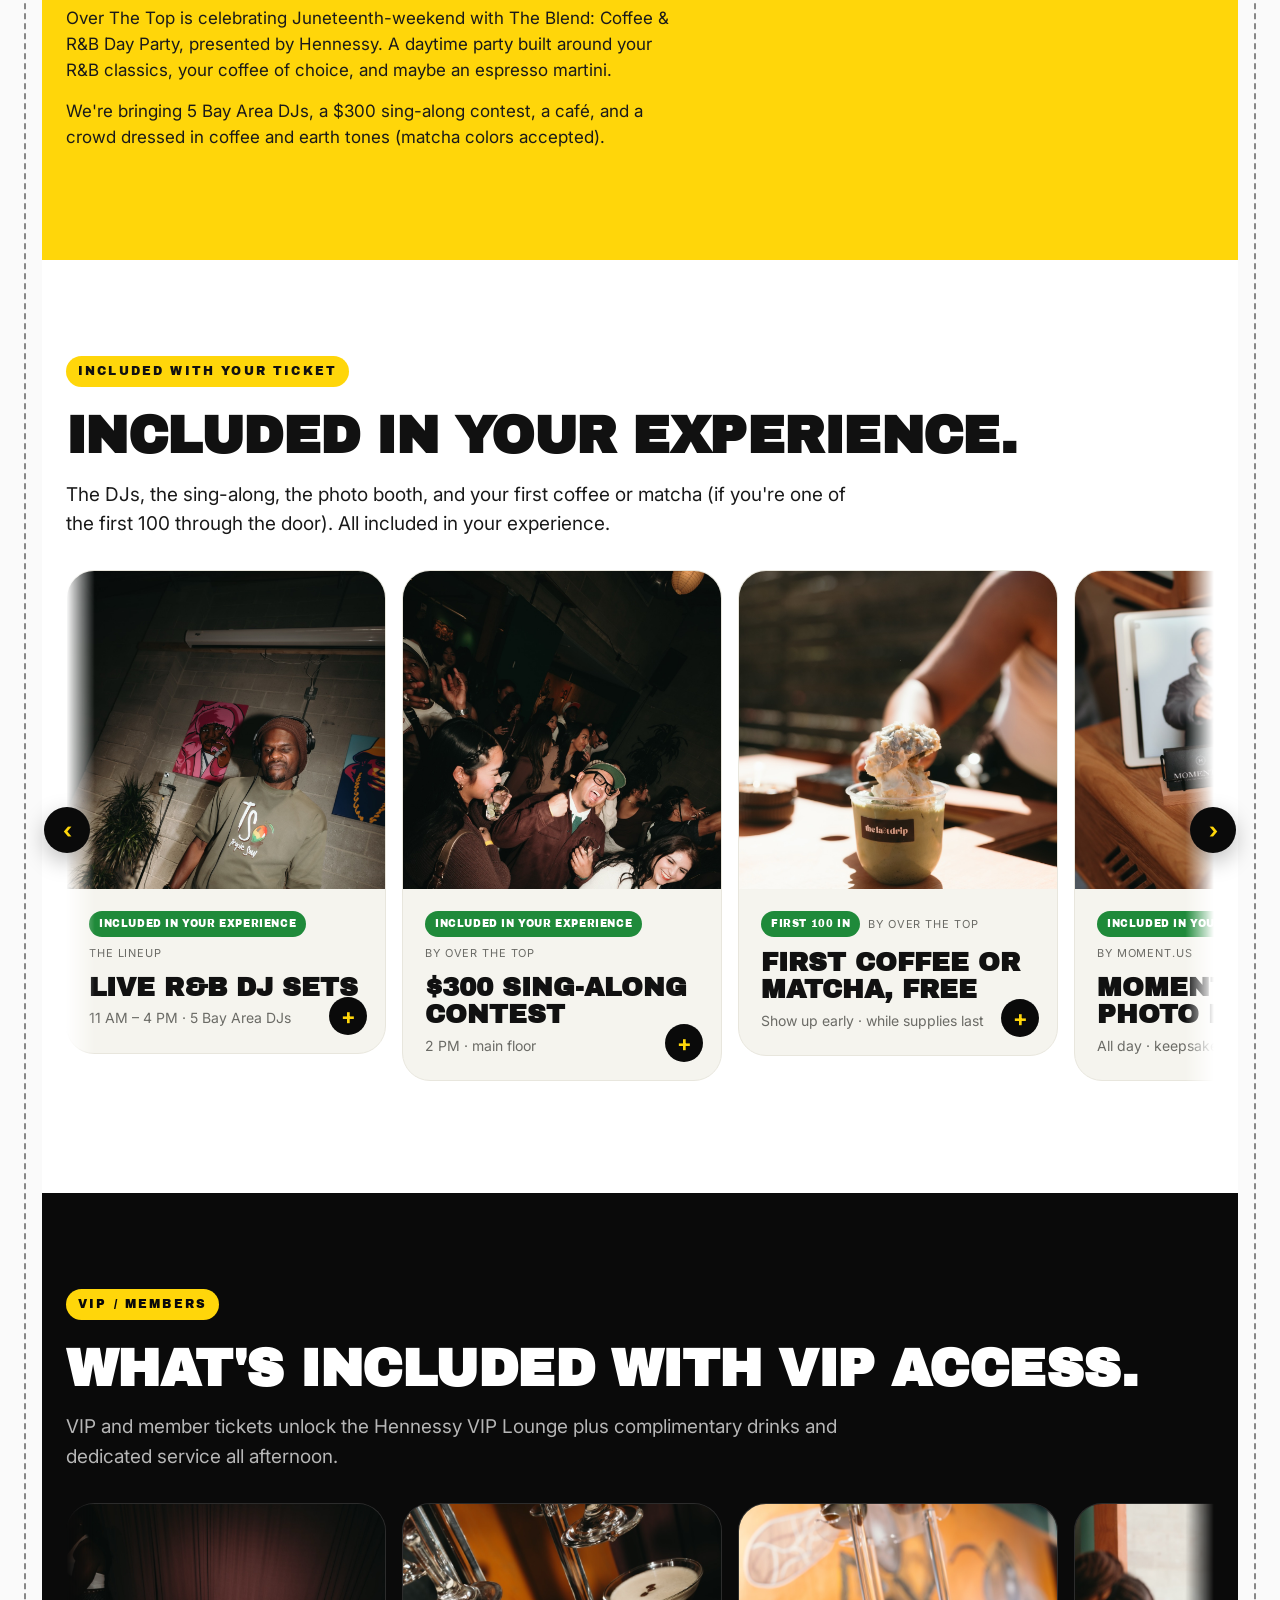
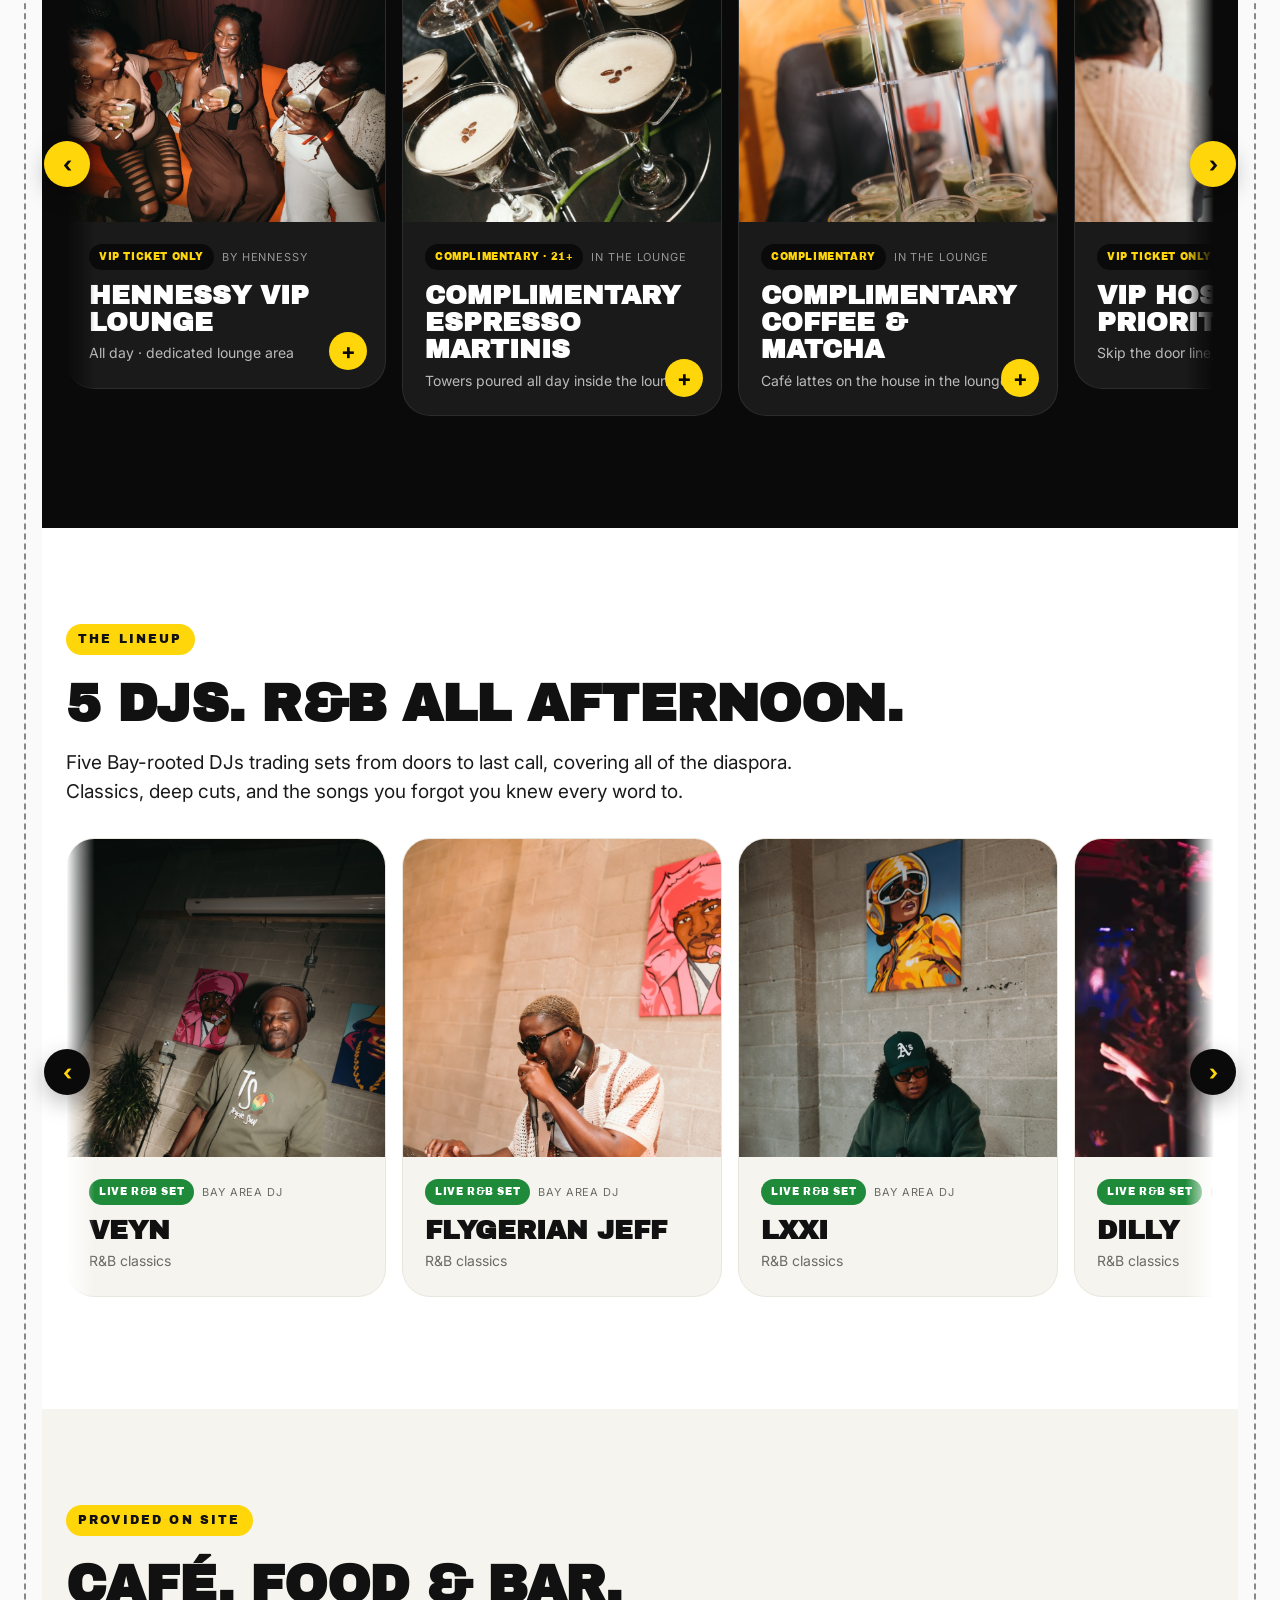
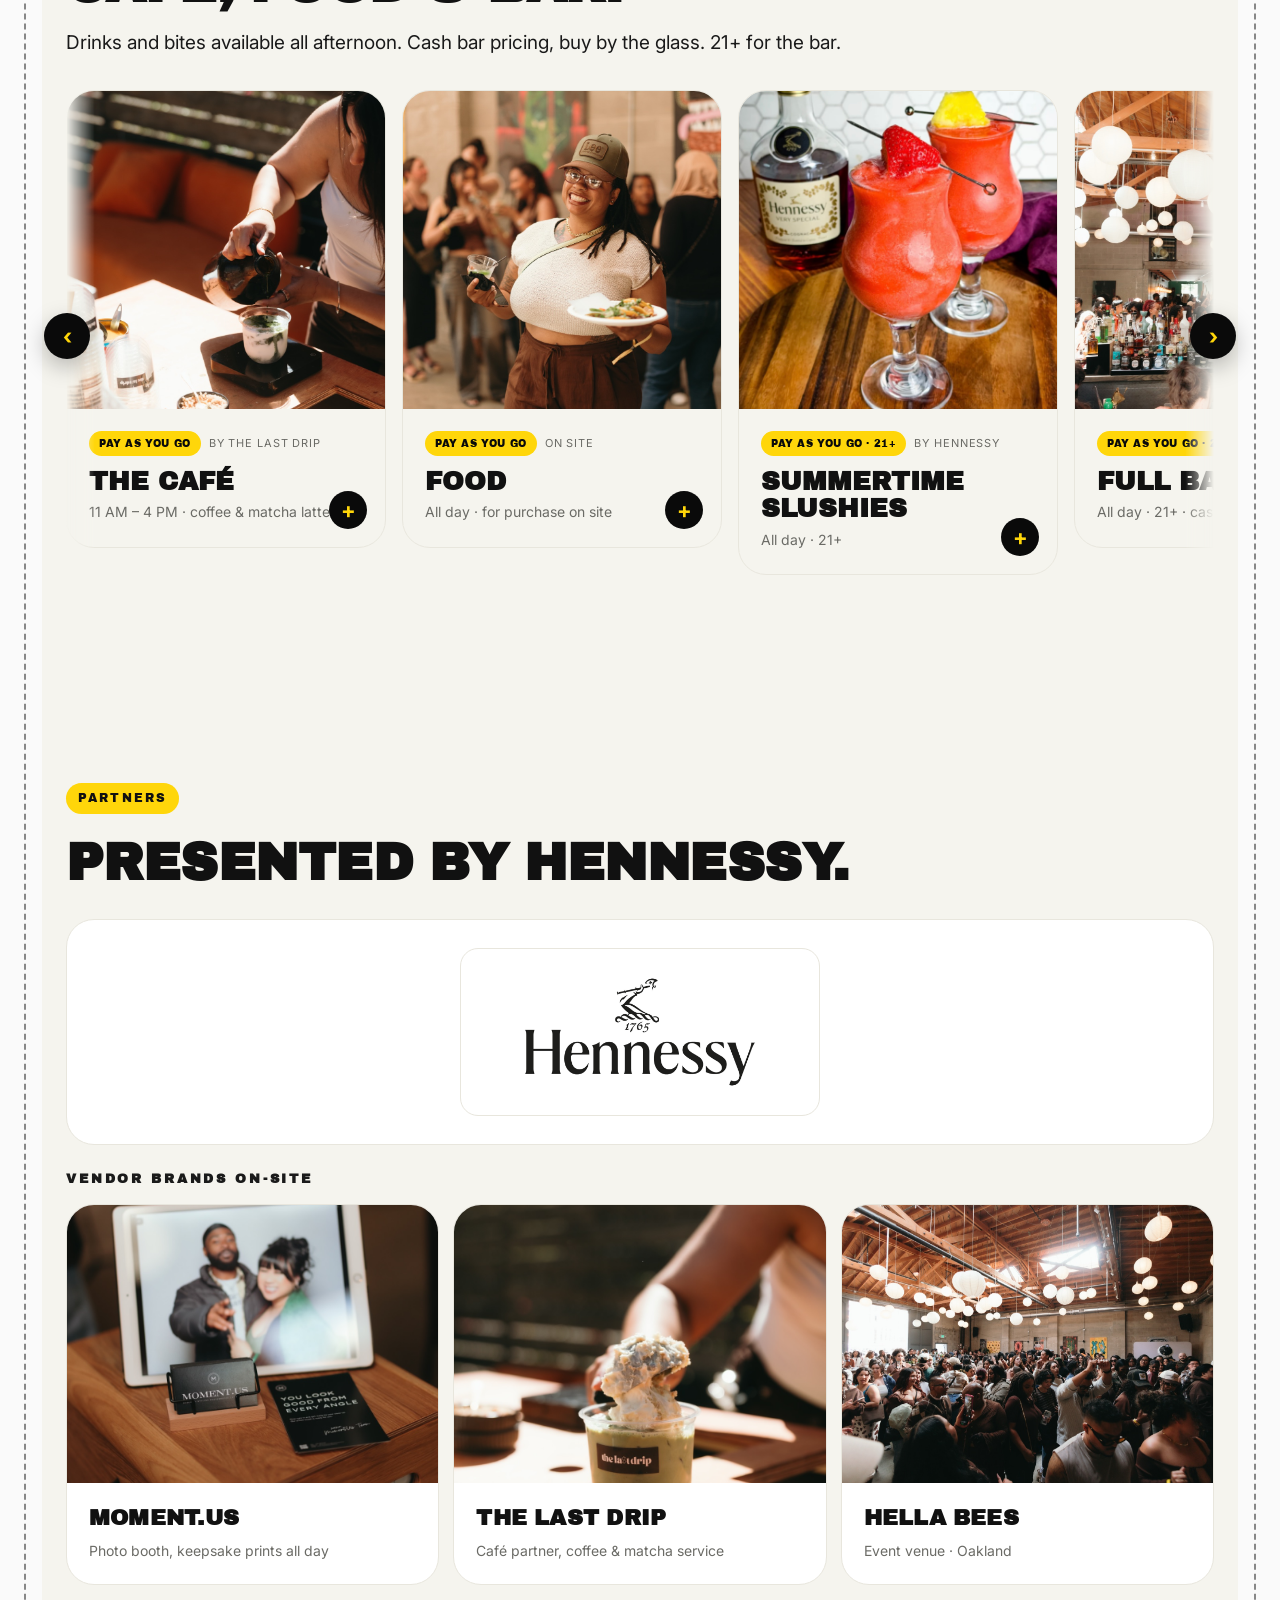
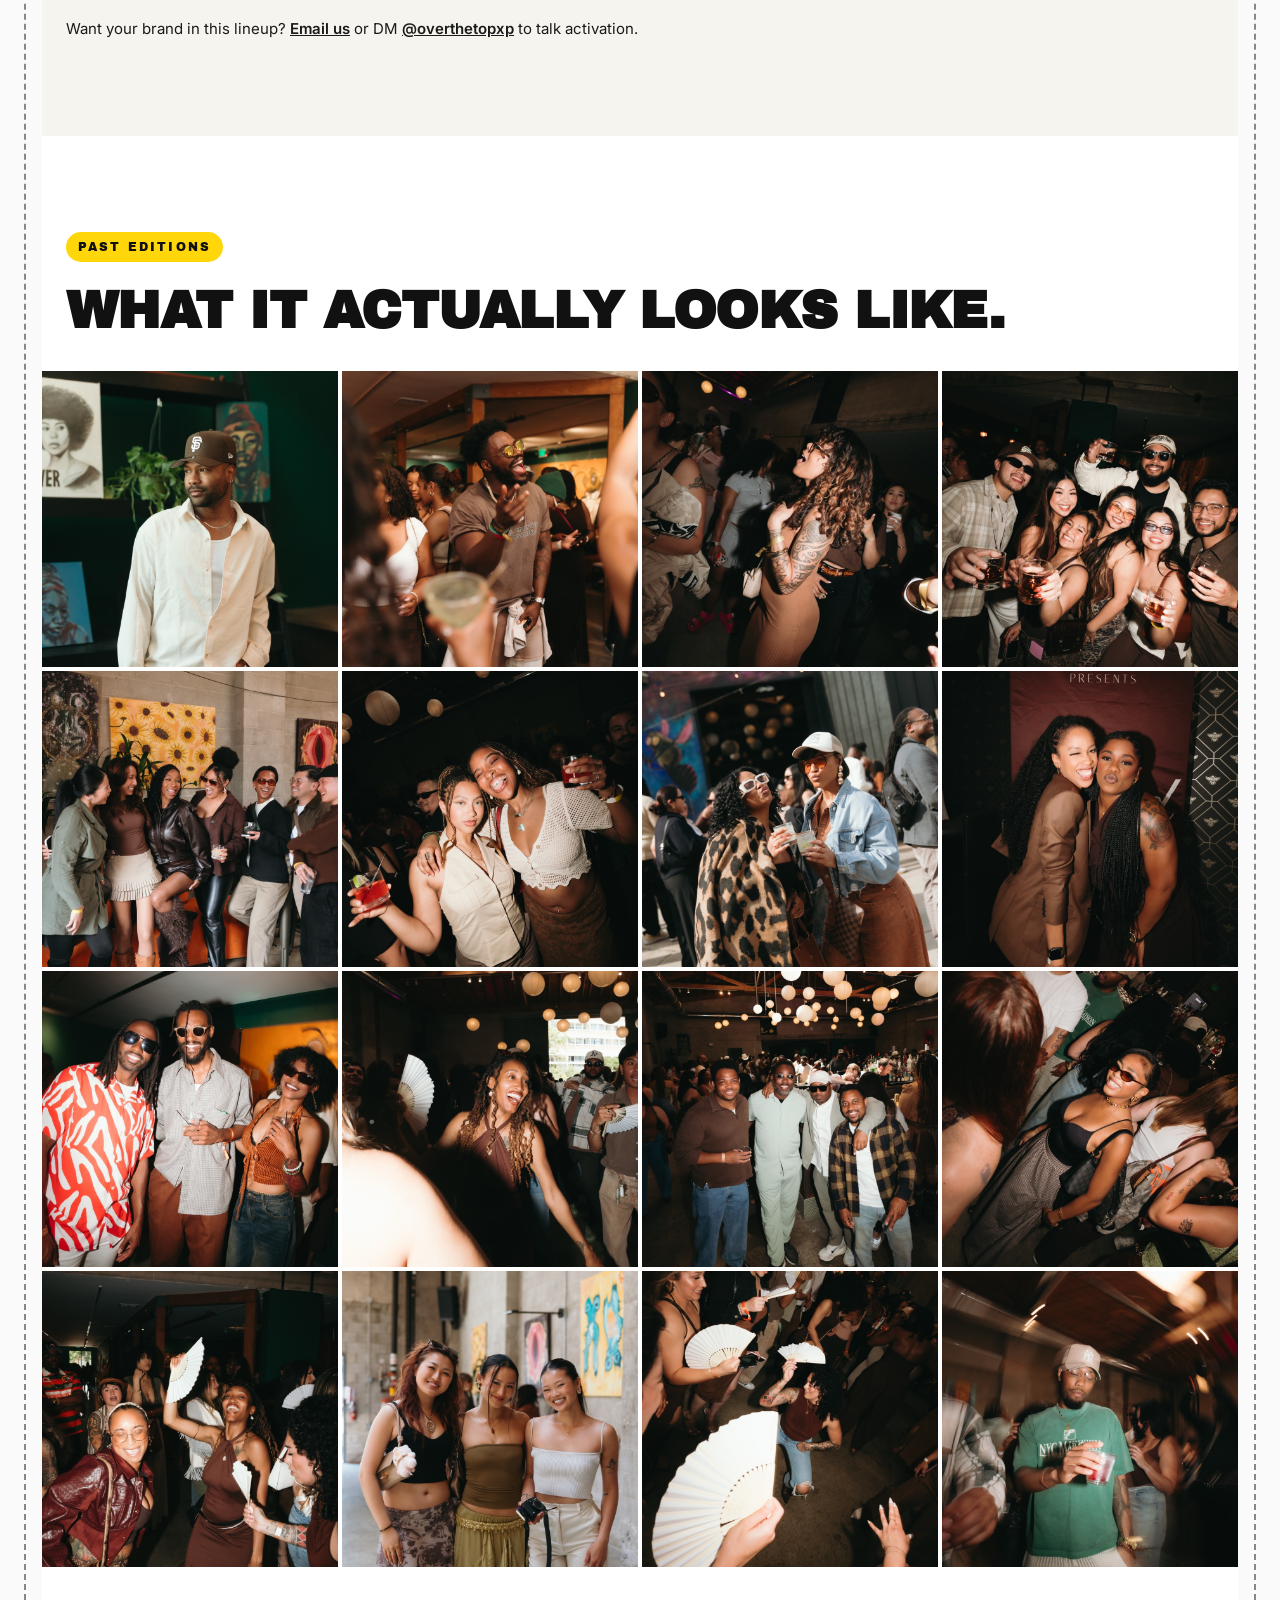
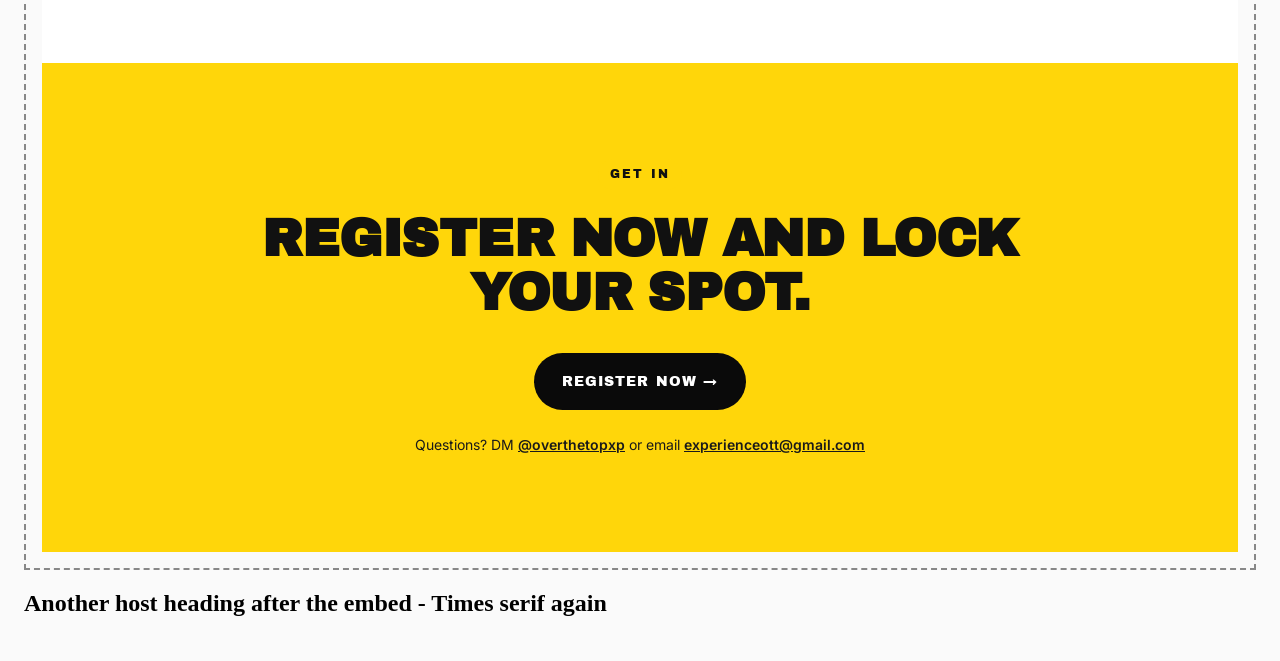
<file: test-host.html>
<!doctype html>
<html lang="en">
<head>
<meta charset="utf-8" />
<title>Test host (simulated Webflow CSS bleed)</title>
<style>
/* Simulated worst-case Webflow CSS bleed */
body { font-family: Arial; margin:0; padding:24px; background:#fafafa; }
h1,h2 { font-family: 'Times New Roman', serif }
h3,a { font-family: Georgia, serif }
a { text-decoration: underline; color: #06c }
p { margin: 22px 0 }
.nav { flex-direction: column; background: #f0a }
.btn { width: 44px; display: block; border-radius: 999px; padding: 9px }
.container { max-width: 820px }
.card { background: red; border: 4px solid lime }
.hero { flex-direction: column }
.band { background: teal }
.w-embed { padding: 16px; border: 2px dashed #888; }
</style>
</head>
<body>
<h1>Host page heading (outside embed - should be Times serif)</h1>
<h2>Outside .ottff heading - also Times serif</h2>
<p>Host paragraph outside the embed. Should have margin 22px 0 and Arial body font.</p>

<div class="w-embed">
<!-- The Blend (Juneteenth) - namespaced NATIVE embed (prefixed classes) -->
<link href="https://fonts.googleapis.com/css2?family=Archivo+Black&family=Inter:wght@400;500;600;700;800;900&display=swap" rel="stylesheet" />
<link rel="stylesheet" href="styles-embed.css" />
<div class="ottff">
<header class="ff-nav">
  <a href="#top" class="ff-nav__brand">
    <img class="ff-brand-mark" src="https://gabrielgalarza-create.github.io/the-blend-juneteenth/logos/ott.png" alt="Over The Top" />
    <span class="ff-brand-divider"></span>
    <span class="ff-brand-event">THE BLEND</span>
  </a>
  <nav class="ff-nav__links">
    <a href="#vision">Vision</a>
    <a href="#included">Included</a>
    <a href="#vip">VIP</a>
    <a href="#lineup">DJs</a>
    <a href="#onsite">On-Site</a>
    <a href="#partners">Partners</a>
  </nav>
  <a class="ff-btn ff-btn--small ff-btn--yellow" data-register href="https://sweatpals.com/event/juneteenth-the-blend-coffee-and-rb-day-party" target="_blank" rel="noopener">Register Now</a>
</header>

<!-- HERO -->
<section class="ff-hero" id="top">
  <img class="ff-hero__bg" src="https://gabrielgalarza-create.github.io/the-blend-juneteenth/images/hero.jpg" alt="The Blend Coffee & R&B Day Party crowd at Hella Bees" />
  <div class="ff-hero__overlay"></div>
  <div class="ff-hero__content">
    <div class="ff-hero__eyebrow">
      <span class="ff-dot"></span> Hella Bees, Oakland &#183; Sat June 20, 2026 &#183; 11AM&ndash;4PM
    </div>
    <h1 class="ff-hero__title">
      <span class="ff-line">THE</span>
      <span class="ff-line ff-line--yellow">BLEND</span>
      <span class="ff-line ff-line--small">COFFEE &amp; R&amp;B DAY PARTY</span>
    </h1>
    <p style="font-family:var(--display); font-size:13px; letter-spacing:.16em; text-transform:uppercase; color:var(--yellow); margin:0 0 26px;">Presented by Hennessy</p>
    <div class="ff-hero__ctas">
      <a class="ff-btn ff-btn--yellow ff-btn--lg" data-register href="https://sweatpals.com/event/juneteenth-the-blend-coffee-and-rb-day-party" target="_blank" rel="noopener">Register Now &#8594;</a>
      <a class="ff-btn ff-btn--ghost ff-btn--lg" href="#included">See what's included</a>
    </div>
    <div class="ff-hero__partners">
      <span class="ff-hero__partners-label">Good to know</span>
      <p style="font-size:14px; color:rgba(255,255,255,.82); margin:0; max-width:580px;">
        21+ event &#183; Juneteenth weekend &#183; Dress code: coffee tones, matcha colors accepted.
      </p>
    </div>
  </div>
  <div class="ff-hero__scroll">scroll &#8595;</div>
</section>

<!-- VISION + STATS -->
<section class="ff-band ff-band--yellow" id="vision">
  <div class="ff-container">
    <div class="ff-vision__grid">
      <div class="ff-vision__copy">
        <span class="ff-kicker">The vision</span>
        <h2 class="ff-h2">Coffee, matcha, R&amp;B classics, and you in your coffee tones (matcha tones accepted).</h2>
        <p>
          Over The Top is celebrating Juneteenth-weekend with The Blend: Coffee &amp; R&amp;B Day Party, presented by
          Hennessy. A daytime party built around your R&amp;B classics, your coffee of choice, and maybe an
          espresso martini.
        </p>
        <p>
          We're bringing 5 Bay Area DJs, a $300 sing-along contest, a caf&#233;, and a crowd dressed in coffee
          and earth tones (matcha colors accepted).
        </p>
      </div>
      <div class="ff-vision__stats">
        <div class="ff-stat"><div class="ff-stat__num">$20+</div><div class="ff-stat__label">Early-bird tickets</div></div>
        <div class="ff-stat"><div class="ff-stat__num">5</div><div class="ff-stat__label">Live R&amp;B DJs</div></div>
        <div class="ff-stat"><div class="ff-stat__num">5hrs</div><div class="ff-stat__label">Of programming</div></div>
        <div class="ff-stat"><div class="ff-stat__num">100</div><div class="ff-stat__label">Free coffees & matchas</div></div>
      </div>
    </div>
  </div>
</section>

<!-- SECTION 1: WHAT'S INCLUDED IN YOUR TICKET (free with entry) -->
<section class="ff-band" id="included">
  <div class="ff-container">
    <span class="ff-kicker">Included with your ticket</span>
    <h2 class="ff-h2">Included in your experience.</h2>
    <p class="ff-lede" style="margin:-12px 0 24px; max-width:780px;">
      The DJs, the sing-along, the photo booth, and your first coffee or matcha (if you're one of the first 100 through the door). All included in your experience.
    </p>

    <div class="ff-rail" data-rail>
      <button class="ff-rail__nav ff-rail__nav--prev" type="button" aria-label="Previous">&#8249;</button>
      <div class="ff-rail__viewport">
        <div class="ff-rail__track">

          <article class="ff-card ff-card--rail" data-card>
            <img class="ff-card__img" src="https://gabrielgalarza-create.github.io/the-blend-juneteenth/images/dj-sets.jpg" alt="Live R&B DJ set" />
            <div class="ff-card__body">
              <div class="ff-card__access-row">
                <span class="ff-card__access ff-card__access--free">Included in your experience</span>
                <span class="ff-card__attr">the lineup</span>
              </div>
              <h3 class="ff-card__title">Live R&amp;B DJ Sets</h3>
              <p class="ff-card__sub">11 AM &ndash; 4 PM &#183; 5 Bay Area DJs</p>
              <div class="ff-card__expand">
                <p>R&amp;B classics all day from Veyn, Flygerian Jeff, LXXI, Dilly, and Black Woman.</p>
              </div>
              <button class="ff-card__toggle" aria-label="Expand">+</button>
            </div>
          </article>

          <article class="ff-card ff-card--rail" data-card>
            <img class="ff-card__img" src="https://gabrielgalarza-create.github.io/the-blend-juneteenth/images/singalong.jpg" alt="Sing-along contest" />
            <div class="ff-card__body">
              <div class="ff-card__access-row">
                <span class="ff-card__access ff-card__access--free">Included in your experience</span>
                <span class="ff-card__attr">by Over The Top</span>
              </div>
              <h3 class="ff-card__title">$300 Sing-Along Contest</h3>
              <p class="ff-card__sub">2 PM &#183; main floor</p>
              <div class="ff-card__expand">
                <p>Grab the mic at 2 PM for OTT's $300 sing-along contest. Your R&amp;B moment, best voice takes the cash.</p>
              </div>
              <button class="ff-card__toggle" aria-label="Expand">+</button>
            </div>
          </article>

          <article class="ff-card ff-card--rail" data-card>
            <img class="ff-card__img" src="https://gabrielgalarza-create.github.io/the-blend-juneteenth/images/cafe.jpg" alt="First coffee or matcha free" />
            <div class="ff-card__body">
              <div class="ff-card__access-row">
                <span class="ff-card__access ff-card__access--free">First 100 in</span>
                <span class="ff-card__attr">by Over The Top</span>
              </div>
              <h3 class="ff-card__title">First Coffee or Matcha, Free</h3>
              <p class="ff-card__sub">Show up early &#183; while supplies last</p>
              <div class="ff-card__expand">
                <p>The first 100 attendees through the door get a free coffee or matcha latte, courtesy of OTT.</p>
              </div>
              <button class="ff-card__toggle" aria-label="Expand">+</button>
            </div>
          </article>

          <article class="ff-card ff-card--rail" data-card>
            <img class="ff-card__img" src="https://gabrielgalarza-create.github.io/the-blend-juneteenth/images/momentus-photo-booth.jpg" alt="moment.us photo booth" />
            <div class="ff-card__body">
              <div class="ff-card__access-row">
                <span class="ff-card__access ff-card__access--free">Included in your experience</span>
                <span class="ff-card__attr">by moment.us</span>
              </div>
              <h3 class="ff-card__title">moment.us Photo Booth</h3>
              <p class="ff-card__sub">All day &#183; keepsake prints</p>
              <div class="ff-card__expand">
                <p>A roaming photo booth by moment.us with keepsake prints all afternoon.</p>
              </div>
              <button class="ff-card__toggle" aria-label="Expand">+</button>
            </div>
          </article>

        </div>
      </div>
      <button class="ff-rail__nav ff-rail__nav--next" type="button" aria-label="Next">&#8250;</button>
    </div>
  </div>
</section>

<!-- SECTION 3: WHAT'S INCLUDED WITH VIP -->
<section class="ff-band ff-band--dark" id="vip">
  <div class="ff-container">
    <span class="ff-kicker ff-kicker--yellow">VIP / Members</span>
    <h2 class="ff-h2 ff-h2--light">What's included with VIP access.</h2>
    <p class="ff-lede" style="color:rgba(255,255,255,.7); margin:-12px 0 24px; max-width:780px;">
      VIP and member tickets unlock the Hennessy VIP Lounge plus complimentary drinks and dedicated service all afternoon.
    </p>

    <div class="ff-rail" data-rail>
      <button class="ff-rail__nav ff-rail__nav--prev" type="button" aria-label="Previous">&#8249;</button>
      <div class="ff-rail__viewport">
        <div class="ff-rail__track">

          <article class="ff-card ff-card--rail ff-card--dark" data-card>
            <img class="ff-card__img" src="https://gabrielgalarza-create.github.io/the-blend-juneteenth/images/vip-lounge.jpg" alt="Hennessy VIP Lounge" />
            <div class="ff-card__body">
              <div class="ff-card__access-row">
                <span class="ff-card__access ff-card__access--vip">VIP ticket only</span>
                <span class="ff-card__attr">by Hennessy</span>
              </div>
              <h3 class="ff-card__title">Hennessy VIP Lounge</h3>
              <p class="ff-card__sub">All day &#183; dedicated lounge area</p>
              <div class="ff-card__expand">
                <p>An anchored Hennessy lounge with comfortable seating, dedicated service, and a quieter vibe away from the main floor.</p>
              </div>
              <button class="ff-card__toggle" aria-label="Expand">+</button>
            </div>
          </article>

          <article class="ff-card ff-card--rail ff-card--dark" data-card>
            <img class="ff-card__img" src="https://gabrielgalarza-create.github.io/the-blend-juneteenth/images/vip-espresso.jpg" alt="Complimentary espresso martini tower" />
            <div class="ff-card__body">
              <div class="ff-card__access-row">
                <span class="ff-card__access ff-card__access--vip">Complimentary &#183; 21+</span>
                <span class="ff-card__attr">in the lounge</span>
              </div>
              <h3 class="ff-card__title">Complimentary Espresso Martinis</h3>
              <p class="ff-card__sub">Towers poured all day inside the lounge</p>
              <div class="ff-card__expand">
                <p>Espresso martini towers are complimentary inside the VIP lounge. Pour as you go.</p>
              </div>
              <button class="ff-card__toggle" aria-label="Expand">+</button>
            </div>
          </article>

          <article class="ff-card ff-card--rail ff-card--dark" data-card>
            <img class="ff-card__img" src="https://gabrielgalarza-create.github.io/the-blend-juneteenth/images/vip-matcha.jpg" alt="Complimentary coffee and matcha towers" />
            <div class="ff-card__body">
              <div class="ff-card__access-row">
                <span class="ff-card__access ff-card__access--vip">Complimentary</span>
                <span class="ff-card__attr">in the lounge</span>
              </div>
              <h3 class="ff-card__title">Complimentary Coffee &amp; Matcha</h3>
              <p class="ff-card__sub">Caf&#233; lattes on the house in the lounge</p>
              <div class="ff-card__expand">
                <p>Coffee and matcha lattes are complimentary in the VIP lounge, no cap on the first 100. Pour all afternoon.</p>
              </div>
              <button class="ff-card__toggle" aria-label="Expand">+</button>
            </div>
          </article>

          <article class="ff-card ff-card--rail ff-card--dark" data-card>
            <img class="ff-card__img" src="https://gabrielgalarza-create.github.io/the-blend-juneteenth/images/vip-hostess.jpg" alt="VIP host" />
            <div class="ff-card__body">
              <div class="ff-card__access-row">
                <span class="ff-card__access ff-card__access--vip">VIP ticket only</span>
                <span class="ff-card__attr">on arrival</span>
              </div>
              <h3 class="ff-card__title">VIP Host &amp; Priority Entry</h3>
              <p class="ff-card__sub">Skip the door line, hosted into the lounge</p>
              <div class="ff-card__expand">
                <p>VIP guests skip the door line and are walked directly to the lounge by a dedicated host.</p>
              </div>
              <button class="ff-card__toggle" aria-label="Expand">+</button>
            </div>
          </article>

        </div>
      </div>
      <button class="ff-rail__nav ff-rail__nav--next" type="button" aria-label="Next">&#8250;</button>
    </div>
  </div>
</section>

<!-- DJ LINEUP -->
<section class="ff-band" id="lineup">
  <div class="ff-container">
    <span class="ff-kicker">The lineup</span>
    <h2 class="ff-h2">5 DJs. R&amp;B all afternoon.</h2>
    <p class="ff-lede" style="margin:-12px 0 24px; max-width:780px;">
      Five Bay-rooted DJs trading sets from doors to last call, covering all of the diaspora. Classics, deep cuts, and the songs you forgot you knew every word to.
    </p>

    <div class="ff-rail" data-rail>
      <button class="ff-rail__nav ff-rail__nav--prev" type="button" aria-label="Previous">&#8249;</button>
      <div class="ff-rail__viewport">
        <div class="ff-rail__track">

          <article class="ff-card ff-card--rail ff-card--dj">
            <img class="ff-card__img" src="https://gabrielgalarza-create.github.io/the-blend-juneteenth/images/dj-veyn.jpg" alt="DJ Veyn" />
            <div class="ff-card__body">
              <div class="ff-card__access-row">
                <span class="ff-card__access ff-card__access--free">Live R&amp;B set</span>
                <span class="ff-card__attr">Bay Area DJ</span>
              </div>
              <h3 class="ff-card__title">Veyn</h3>
              <p class="ff-card__sub">R&amp;B classics</p>
            </div>
          </article>

          <article class="ff-card ff-card--rail ff-card--dj">
            <img class="ff-card__img" src="https://gabrielgalarza-create.github.io/the-blend-juneteenth/images/dj-flygerian-jeff.jpg" alt="Flygerian Jeff" />
            <div class="ff-card__body">
              <div class="ff-card__access-row">
                <span class="ff-card__access ff-card__access--free">Live R&amp;B set</span>
                <span class="ff-card__attr">Bay Area DJ</span>
              </div>
              <h3 class="ff-card__title">Flygerian Jeff</h3>
              <p class="ff-card__sub">R&amp;B classics</p>
            </div>
          </article>

          <article class="ff-card ff-card--rail ff-card--dj">
            <img class="ff-card__img" src="https://gabrielgalarza-create.github.io/the-blend-juneteenth/images/dj-lxxi.jpg" alt="DJ LXXI" />
            <div class="ff-card__body">
              <div class="ff-card__access-row">
                <span class="ff-card__access ff-card__access--free">Live R&amp;B set</span>
                <span class="ff-card__attr">Bay Area DJ</span>
              </div>
              <h3 class="ff-card__title">LXXI</h3>
              <p class="ff-card__sub">R&amp;B classics</p>
            </div>
          </article>

          <article class="ff-card ff-card--rail ff-card--dj">
            <img class="ff-card__img" src="https://gabrielgalarza-create.github.io/the-blend-juneteenth/images/dj-dilly.jpg" alt="DJ Dilly" />
            <div class="ff-card__body">
              <div class="ff-card__access-row">
                <span class="ff-card__access ff-card__access--free">Live R&amp;B set</span>
                <span class="ff-card__attr">Bay Area DJ</span>
              </div>
              <h3 class="ff-card__title">Dilly</h3>
              <p class="ff-card__sub">R&amp;B classics</p>
            </div>
          </article>

          <article class="ff-card ff-card--rail ff-card--dj">
            <img class="ff-card__img" src="https://gabrielgalarza-create.github.io/the-blend-juneteenth/images/dj-black-woman.jpg" alt="Black Woman" />
            <div class="ff-card__body">
              <div class="ff-card__access-row">
                <span class="ff-card__access ff-card__access--free">Live R&amp;B set</span>
                <span class="ff-card__attr">Bay Area DJ</span>
              </div>
              <h3 class="ff-card__title">Black Woman</h3>
              <p class="ff-card__sub">R&amp;B classics</p>
            </div>
          </article>

        </div>
      </div>
      <button class="ff-rail__nav ff-rail__nav--next" type="button" aria-label="Next">&#8250;</button>
    </div>
  </div>
</section>

<!-- SECTION 2: WHAT'S PROVIDED ON SITE (pay-as-you-go) -->
<section class="ff-band ff-band--cream" id="onsite">
  <div class="ff-container">
    <span class="ff-kicker">Provided on site</span>
    <h2 class="ff-h2">Caf&#233;, food &amp; bar.</h2>
    <p class="ff-lede" style="margin:-12px 0 24px; max-width:780px;">
      Drinks and bites available all afternoon. Cash bar pricing, buy by the glass. 21+ for the bar.
    </p>

    <div class="ff-rail" data-rail>
      <button class="ff-rail__nav ff-rail__nav--prev" type="button" aria-label="Previous">&#8249;</button>
      <div class="ff-rail__viewport">
        <div class="ff-rail__track">

          <article class="ff-card ff-card--rail" data-card>
            <img class="ff-card__img" src="https://gabrielgalarza-create.github.io/the-blend-juneteenth/images/coffee-matcha.jpg" alt="The Caf&#233; by The Last Drip" />
            <div class="ff-card__body">
              <div class="ff-card__access-row">
                <span class="ff-card__access ff-card__access--cash">Pay as you go</span>
                <span class="ff-card__attr">by The Last Drip</span>
              </div>
              <h3 class="ff-card__title">The Caf&#233;</h3>
              <p class="ff-card__sub">11 AM &ndash; 4 PM &#183; coffee &amp; matcha lattes</p>
              <div class="ff-card__expand">
                <p>Full caf&#233; menu from The Last Drip all afternoon. Pay-as-you-go after the first 100 free drinks are claimed.</p>
              </div>
              <button class="ff-card__toggle" aria-label="Expand">+</button>
            </div>
          </article>

          <article class="ff-card ff-card--rail" data-card>
            <img class="ff-card__img" src="https://gabrielgalarza-create.github.io/the-blend-juneteenth/images/food.jpg" alt="Food for purchase on site" />
            <div class="ff-card__body">
              <div class="ff-card__access-row">
                <span class="ff-card__access ff-card__access--cash">Pay as you go</span>
                <span class="ff-card__attr">on site</span>
              </div>
              <h3 class="ff-card__title">Food</h3>
              <p class="ff-card__sub">All day &#183; for purchase on site</p>
              <div class="ff-card__expand">
                <p>Bites and small plates available for purchase all afternoon. Pay-as-you-go.</p>
              </div>
              <button class="ff-card__toggle" aria-label="Expand">+</button>
            </div>
          </article>

          <article class="ff-card ff-card--rail" data-card>
            <img class="ff-card__img" src="https://gabrielgalarza-create.github.io/the-blend-juneteenth/images/slushies.jpg" alt="Frozen summertime slushies" />
            <div class="ff-card__body">
              <div class="ff-card__access-row">
                <span class="ff-card__access ff-card__access--cash">Pay as you go &#183; 21+</span>
                <span class="ff-card__attr">by Hennessy</span>
              </div>
              <h3 class="ff-card__title">Summertime Slushies</h3>
              <p class="ff-card__sub">All day &#183; 21+</p>
              <div class="ff-card__expand">
                <p>Frozen summertime slushies by Hennessy, built for an Oakland afternoon. Cash bar.</p>
              </div>
              <button class="ff-card__toggle" aria-label="Expand">+</button>
            </div>
          </article>

          <article class="ff-card ff-card--rail" data-card>
            <img class="ff-card__img" src="https://gabrielgalarza-create.github.io/the-blend-juneteenth/images/full-bar.jpg" alt="Full bar pours" />
            <div class="ff-card__body">
              <div class="ff-card__access-row">
                <span class="ff-card__access ff-card__access--cash">Pay as you go &#183; 21+</span>
                <span class="ff-card__attr">main floor</span>
              </div>
              <h3 class="ff-card__title">Full Bar</h3>
              <p class="ff-card__sub">All day &#183; 21+ &#183; cash bar</p>
              <div class="ff-card__expand">
                <p>A full bar on the main floor all afternoon. Beer, wine, cocktails, and spirits. Pay-as-you-go pricing, 21+.</p>
              </div>
              <button class="ff-card__toggle" aria-label="Expand">+</button>
            </div>
          </article>

        </div>
      </div>
      <button class="ff-rail__nav ff-rail__nav--next" type="button" aria-label="Next">&#8250;</button>
    </div>
  </div>
</section>

<!-- RUN OF SHOW (hidden on the public page; still available at run-of-show.html) -->
<section class="ff-band ff-band--dark" id="schedule" hidden>
  <div class="ff-container">
    <span class="ff-kicker ff-kicker--yellow">Run of show</span>
    <h2 class="ff-h2 ff-h2--light">A day designed to flow.</h2>
    <p class="ff-lede" style="color:rgba(255,255,255,.7); margin:-12px 0 36px; max-width:780px;">
      Doors at 11, last pour at 4. Five hours of R&amp;B, coffee, and community at Hella Bees. Times below are a draft and may shift.
    </p>

    <ol class="ff-schedule">
      <li><span class="ff-schedule__time">11:00 AM</span><span class="ff-schedule__title">Doors open &#183; Caf&#233; opens</span><span class="ff-schedule__sub">First 100 coffees & matchas free, courtesy of OTT</span></li>
      <li><span class="ff-schedule__time">11:30 AM</span><span class="ff-schedule__title">R&amp;B DJ sets begin</span><span class="ff-schedule__sub">Classics on the decks all afternoon</span></li>
      <li><span class="ff-schedule__time">12:00 PM</span><span class="ff-schedule__title">Espresso martini & slushie towers open</span><span class="ff-schedule__sub">21+ &#183; cash bar all day</span></li>
      <li><span class="ff-schedule__time">12:00 PM</span><span class="ff-schedule__title">VIP Lounge opens</span><span class="ff-schedule__sub">Hennessy VIP lounge &#183; VIP ticket required</span></li>
      <li><span class="ff-schedule__time">2:00 PM</span><span class="ff-schedule__title">$300 Sing-Along Contest</span><span class="ff-schedule__sub">Grab the mic on the main floor</span></li>
      <li><span class="ff-schedule__time">2:30 PM</span><span class="ff-schedule__title">Peak set</span><span class="ff-schedule__sub">The afternoon hits its stride</span></li>
      <li><span class="ff-schedule__time">3:45 PM</span><span class="ff-schedule__title">Last call & closing set</span><span class="ff-schedule__sub">Final pours from the caf&#233; and bar</span></li>
      <li><span class="ff-schedule__time">4:00 PM</span><span class="ff-schedule__title">Event ends</span><span class="ff-schedule__sub">Thanks for celebrating Juneteenth with us</span></li>
    </ol>
  </div>
</section>

<!-- VENUE (hidden on the public page) -->
<section class="ff-band ff-band--cream" id="venue" hidden>
  <div class="ff-container">
    <span class="ff-kicker">Venue &amp; directions</span>
    <h2 class="ff-h2">Hella Bees, Oakland.</h2>
    <p class="ff-lede" style="margin:-12px 0 28px; max-width:780px;">
      2340 Harrison St, Oakland, CA. An airy converted warehouse with wood-truss ceilings, paper lanterns, and bold local art. There is no on-site parking; street parking is available nearby.
    </p>
    <div class="ff-venue-cta">
      <a class="ff-btn ff-btn--black ff-btn--lg" href="https://www.google.com/maps/search/?api=1&query=Hella+Bees+2340+Harrison+St+Oakland+CA" target="_blank" rel="noopener">Get directions</a>
    </div>
    <p style="text-align:center; margin:22px 0 0; font-size:14px; color:var(--gray-500); letter-spacing:.04em;">
      21+ event &nbsp;&#183;&nbsp; All tickets non-refundable &nbsp;&#183;&nbsp; No on-site parking, street parking available
    </p>
  </div>
</section>

<!-- PARTNERS -->
<section class="ff-band ff-band--cream" id="partners">
  <div class="ff-container">
    <span class="ff-kicker">Partners</span>
    <h2 class="ff-h2">Presented by Hennessy.</h2>

    <div class="ff-presenting ff-presenting--logo-only">
      <div class="ff-presenting__logo">
        <img src="https://gabrielgalarza-create.github.io/the-blend-juneteenth/logos/hennessy.jpg" alt="Hennessy" />
      </div>
    </div>

    <h3 class="ff-partners-subhead">Vendor brands on-site</h3>
    <div class="ff-vendor-grid">
      <article class="ff-vendor">
        <img class="ff-vendor__img" src="https://gabrielgalarza-create.github.io/the-blend-juneteenth/images/momentus-photo-booth.jpg" alt="moment.us photo booth" />
        <div class="ff-vendor__body">
          <h4 class="ff-vendor__name">moment.us</h4>
          <p class="ff-vendor__role">Photo booth, keepsake prints all day</p>
        </div>
      </article>
      <article class="ff-vendor">
        <img class="ff-vendor__img" src="https://gabrielgalarza-create.github.io/the-blend-juneteenth/images/the-last-drip.jpg" alt="The Last Drip Caf&#233;" />
        <div class="ff-vendor__body">
          <h4 class="ff-vendor__name">The Last Drip</h4>
          <p class="ff-vendor__role">Caf&#233; partner, coffee &amp; matcha service</p>
        </div>
      </article>
      <article class="ff-vendor">
        <img class="ff-vendor__img" src="https://gabrielgalarza-create.github.io/the-blend-juneteenth/images/hella-bees.jpg" alt="Hella Bees venue" />
        <div class="ff-vendor__body">
          <h4 class="ff-vendor__name">Hella Bees</h4>
          <p class="ff-vendor__role">Event venue &#183; Oakland</p>
        </div>
      </article>
    </div>

    <p class="ff-partners-cta">
      Want your brand in this lineup? <a href="mailto:experienceott@gmail.com?subject=The%20Blend%20Coffee%20%26%20R%26B%20Day%20Party%20Partnership">Email us</a>
      or DM <a href="https://instagram.com/overthetopxp" target="_blank" rel="noopener">@overthetopxp</a> to talk activation.
    </p>
  </div>
</section>

<!-- GALLERY -->
<section class="ff-band" id="gallery">
  <div class="ff-container">
    <span class="ff-kicker">Past editions</span>
    <h2 class="ff-h2">What it actually looks like.</h2>
  </div>
  <div class="ff-gallery">
    <img src="https://gabrielgalarza-create.github.io/the-blend-juneteenth/images/gallery-1.jpg" alt="" loading="lazy" />
    <img src="https://gabrielgalarza-create.github.io/the-blend-juneteenth/images/gallery-2.jpg" alt="" loading="lazy" />
    <img src="https://gabrielgalarza-create.github.io/the-blend-juneteenth/images/gallery-3.jpg" alt="" loading="lazy" />
    <img src="https://gabrielgalarza-create.github.io/the-blend-juneteenth/images/gallery-4.jpg" alt="" loading="lazy" />
    <img src="https://gabrielgalarza-create.github.io/the-blend-juneteenth/images/gallery-5.jpg" alt="" loading="lazy" />
    <img src="https://gabrielgalarza-create.github.io/the-blend-juneteenth/images/gallery-6.jpg" alt="" loading="lazy" />
    <img src="https://gabrielgalarza-create.github.io/the-blend-juneteenth/images/gallery-7.jpg" alt="" loading="lazy" />
    <img src="https://gabrielgalarza-create.github.io/the-blend-juneteenth/images/gallery-8.jpg" alt="" loading="lazy" />
    <img src="https://gabrielgalarza-create.github.io/the-blend-juneteenth/images/gallery-9.jpg" alt="" loading="lazy" />
    <img src="https://gabrielgalarza-create.github.io/the-blend-juneteenth/images/gallery-10.jpg" alt="" loading="lazy" />
    <img src="https://gabrielgalarza-create.github.io/the-blend-juneteenth/images/gallery-11.jpg" alt="" loading="lazy" />
    <img src="https://gabrielgalarza-create.github.io/the-blend-juneteenth/images/gallery-12.jpg" alt="" loading="lazy" />
    <img src="https://gabrielgalarza-create.github.io/the-blend-juneteenth/images/gallery-13.jpg" alt="" loading="lazy" />
    <img src="https://gabrielgalarza-create.github.io/the-blend-juneteenth/images/gallery-14.jpg" alt="" loading="lazy" />
    <img src="https://gabrielgalarza-create.github.io/the-blend-juneteenth/images/gallery-15.jpg" alt="" loading="lazy" />
    <img src="https://gabrielgalarza-create.github.io/the-blend-juneteenth/images/gallery-16.jpg" alt="" loading="lazy" />
  </div>
</section>

<!-- REGISTER / CTA -->
<section class="ff-band ff-band--yellow" id="register">
  <div class="ff-container ff-container--narrow ff-text-center">
    <span class="ff-kicker">Get in</span>
    <h2 class="ff-h2" style="margin-bottom:32px;">Register now and lock your spot.</h2>
    <div class="ff-cta-row">
      <a class="ff-btn ff-btn--black ff-btn--lg" data-register href="https://sweatpals.com/event/juneteenth-the-blend-coffee-and-rb-day-party" target="_blank" rel="noopener">Register Now &#8594;</a>
    </div>
    <p style="margin:24px 0 0; font-size:14px; color:var(--ink-2);">
      Questions? DM <a href="https://instagram.com/overthetopxp" target="_blank" rel="noopener" style="font-weight:600; text-decoration:underline;">@overthetopxp</a>
      or email <a href="mailto:experienceott@gmail.com" style="font-weight:600; text-decoration:underline;">experienceott@gmail.com</a>
    </p>
  </div>
</section>

<script src="script-embed.js"></script>
</div>

</div>

<h2>Another host heading after the embed - Times serif again</h2>
</body>
</html>
</file>
<file: styles.css>
/* ============ TOKENS ============ */
:root {
  --yellow: #FFD60A;
  --yellow-deep: #F5C400;
  --black: #0A0A0A;
  --ink: #111111;
  --ink-2: #1a1a1a;
  --gray-100: #F5F4EE;
  --gray-200: #E8E6DD;
  --gray-500: #6B6B66;
  --white: #FFFFFF;

  --radius: 18px;
  --radius-lg: 28px;

  --container: 1240px;
  --container-narrow: 820px;

  --shadow-sm: 0 4px 14px rgba(0,0,0,.08);
  --shadow-md: 0 14px 40px rgba(0,0,0,.18);

  --display: "Archivo Black", "Inter", system-ui, -apple-system, "Segoe UI", sans-serif;
  --body: "Inter", system-ui, -apple-system, "Segoe UI", sans-serif;
}

* { box-sizing: border-box; }
html, body { margin: 0; padding: 0; }
html { scroll-behavior: smooth; -webkit-text-size-adjust: 100%; }

body {
  font-family: var(--body);
  color: var(--ink);
  background: var(--white);
  line-height: 1.55;
  -webkit-font-smoothing: antialiased;
  text-rendering: optimizeLegibility;
}

img { display: block; max-width: 100%; }
a { color: inherit; }
button { font: inherit; }

/* ============ LAYOUT HELPERS ============ */
.container {
  max-width: var(--container);
  margin: 0 auto;
  padding: 0 24px;
}
.container--narrow { max-width: var(--container-narrow); }
.text-center { text-align: center; }

.kicker {
  display: inline-block;
  font-family: var(--display);
  font-size: 12px;
  letter-spacing: 0.18em;
  text-transform: uppercase;
  color: var(--ink);
  background: var(--yellow);
  padding: 6px 12px;
  border-radius: 999px;
  margin-bottom: 22px;
}
.kicker--yellow { background: var(--yellow); color: var(--black); }

.h2 {
  font-family: var(--display);
  font-weight: 900;
  font-size: clamp(28px, 4.5vw, 52px);
  line-height: 1.05;
  letter-spacing: -0.01em;
  margin: 0 0 28px;
  text-transform: uppercase;
}
.h2--light { color: var(--white); }

.lede {
  font-size: clamp(16px, 1.6vw, 19px);
  color: var(--ink-2);
  max-width: 640px;
  margin: 0 auto 32px;
}

/* ============ NAV ============ */
.nav {
  position: sticky;
  top: 0;
  z-index: 50;
  display: flex;
  align-items: center;
  gap: 24px;
  padding: 14px 24px;
  background: rgba(10,10,10,.85);
  backdrop-filter: blur(14px);
  -webkit-backdrop-filter: blur(14px);
  color: var(--white);
  border-bottom: 1px solid rgba(255,255,255,.08);
}
.nav__brand {
  display: flex;
  align-items: center;
  gap: 12px;
  text-decoration: none;
  font-family: var(--display);
  letter-spacing: 0.04em;
}
.brand-mark {
  display: block;
  height: 32px;
  width: auto;
}
.brand-mark--lg { height: 60px; }
.brand-divider {
  width: 1px; height: 18px;
  background: rgba(255,255,255,.25);
}
.brand-event {
  font-size: 13px;
  letter-spacing: 0.18em;
  text-transform: uppercase;
}
.nav__links {
  display: none;
  gap: 22px;
  margin-left: auto;
}
.nav__links a {
  font-size: 14px;
  font-weight: 600;
  color: rgba(255,255,255,.8);
  text-decoration: none;
}
.nav__links a:hover { color: var(--yellow); }
.nav .btn { margin-left: auto; }
@media (min-width: 880px) {
  .nav__links { display: flex; }
  .nav .btn { margin-left: 0; }
}
/* Mobile: drop sticky + z-index so the parent Webflow hamburger dropdown
   can render over our nav without a stacking-context fight. */
@media (max-width: 879px) {
  .nav { position: static; z-index: auto; }
}

/* ============ BUTTONS ============ */
.btn {
  display: inline-flex;
  align-items: center;
  justify-content: center;
  gap: 6px;
  font-family: var(--display);
  font-size: 13px;
  letter-spacing: 0.08em;
  text-transform: uppercase;
  text-decoration: none;
  padding: 12px 18px;
  border-radius: 999px;
  border: 2px solid transparent;
  cursor: pointer;
  transition: transform .15s ease, background .15s ease, color .15s ease, border-color .15s ease;
  white-space: nowrap;
}
.btn:hover { transform: translateY(-1px); }
.btn--small { padding: 9px 14px; font-size: 12px; }
.btn--lg { padding: 16px 26px; font-size: 14px; }
.btn--yellow { background: var(--yellow); color: var(--black); }
.btn--yellow:hover { background: var(--yellow-deep); }
.btn--black { background: var(--black); color: var(--white); }
.btn--black:hover { background: var(--ink-2); }
.btn--ghost { background: transparent; color: var(--white); border-color: rgba(255,255,255,.6); }
.btn--ghost:hover { background: rgba(255,255,255,.1); }
.btn--ghost-dark { background: transparent; color: var(--black); border-color: var(--black); }
.btn--ghost-dark:hover { background: rgba(0,0,0,.06); }

/* ============ HERO ============ */
.hero {
  position: relative;
  min-height: 90vh;
  display: flex;
  align-items: flex-end;
  overflow: hidden;
  color: var(--white);
}
.hero__bg {
  position: absolute;
  inset: 0;
  width: 100%;
  height: 100%;
  object-fit: cover;
  z-index: 0;
}
.hero__overlay {
  position: absolute;
  inset: 0;
  z-index: 1;
  background:
    radial-gradient(ellipse at 80% 20%, rgba(255,214,10,.18), transparent 55%),
    linear-gradient(180deg, rgba(0,0,0,.2) 0%, rgba(0,0,0,.55) 55%, rgba(0,0,0,.85) 100%);
}
.hero__content {
  position: relative;
  z-index: 2;
  width: 100%;
  max-width: var(--container);
  margin: 0 auto;
  padding: 120px 24px 80px;
}
.hero__eyebrow {
  display: inline-flex;
  align-items: center;
  gap: 10px;
  font-family: var(--body);
  font-weight: 600;
  font-size: 13px;
  letter-spacing: 0.14em;
  text-transform: uppercase;
  background: rgba(255,255,255,.08);
  border: 1px solid rgba(255,255,255,.18);
  padding: 9px 14px;
  border-radius: 999px;
  backdrop-filter: blur(8px);
  margin-bottom: 24px;
}
.hero__eyebrow .dot {
  width: 8px; height: 8px; border-radius: 50%; background: var(--yellow);
  box-shadow: 0 0 0 4px rgba(255,214,10,.25);
}
.hero__title {
  font-family: var(--display);
  font-weight: 900;
  text-transform: uppercase;
  font-size: clamp(56px, 12vw, 180px);
  line-height: 0.88;
  letter-spacing: -0.02em;
  margin: 0 0 28px;
}
.hero__title .line { display: block; }
.hero__title .line--yellow { color: var(--yellow); }
.hero__title .line--small {
  font-size: clamp(16px, 1.6vw, 22px);
  letter-spacing: 0.34em;
  font-weight: 900;
  margin-top: 14px;
  color: rgba(255,255,255,.85);
}
.hero__sub {
  max-width: 620px;
  font-size: clamp(15px, 1.5vw, 18px);
  color: rgba(255,255,255,.85);
  margin: 0 0 32px;
}
.hero__ctas {
  display: flex;
  flex-wrap: wrap;
  gap: 12px;
  margin-bottom: 48px;
}
.hero__ctas .btn--lg,
.hero__ctas .rsvp-trigger { min-width: 260px; }
.hero__ctas .rsvp-trigger .btn--lg { width: 100%; min-width: 0; }
.hero__partners {
  border-top: 1px solid rgba(255,255,255,.15);
  padding-top: 22px;
}
.hero__partners-label {
  font-family: var(--display);
  font-size: 11px;
  letter-spacing: 0.24em;
  text-transform: uppercase;
  color: rgba(255,255,255,.6);
  display: block;
  margin-bottom: 12px;
}
.hero__partners-label--social { margin-top: 28px; }
.logo-marquee {
  width: 100%;
  max-width: 980px;
  overflow: hidden;
  -webkit-mask-image: linear-gradient(to right, transparent, #000 6%, #000 94%, transparent);
  mask-image: linear-gradient(to right, transparent, #000 6%, #000 94%, transparent);
}
.logo-row {
  display: flex;
  align-items: center;
  width: max-content;
  animation: logo-scroll 36s linear infinite;
}
.logo-row:hover { animation-play-state: paused; }
.logo-row--alt { animation-duration: 30s; }
@keyframes logo-scroll {
  from { transform: translateX(0); }
  to { transform: translateX(-33.333%); }
}
.logo-row img {
  height: 38px;
  width: auto;
  max-width: 130px;
  margin-right: 48px;
  flex: 0 0 auto;
  object-fit: contain;
  object-position: center;
  filter: brightness(0) invert(1);
  opacity: 0.9;
}
@media (max-width: 480px) {
  .logo-row img { height: 32px; max-width: 110px; margin-right: 32px; }
}
@media (prefers-reduced-motion: reduce) {
  .logo-row,
  .partner-track { animation: none; }
}
.hero__scroll {
  position: absolute;
  z-index: 2;
  bottom: 22px;
  right: 24px;
  font-family: var(--display);
  font-size: 11px;
  letter-spacing: 0.24em;
  color: rgba(255,255,255,.7);
  text-transform: uppercase;
}

/* ============ BANDS ============ */
.band {
  padding: 96px 0;
  background: var(--white);
}
.band--yellow { background: var(--yellow); }
.band--cream { background: var(--gray-100); }
.band--dark { background: var(--black); color: var(--white); }
.band--dark .h2 { color: var(--white); }

@media (max-width: 720px) {
  .band { padding: 72px 0; }
}

/* ============ VISION ============ */
.vision__grid {
  display: grid;
  gap: 48px;
}
.vision__copy p { font-size: clamp(15px, 1.4vw, 17px); margin: 0 0 14px; color: var(--ink-2); }
.vision__copy strong { background: rgba(0,0,0,.08); padding: 1px 6px; border-radius: 4px; }
.vision__stats {
  display: grid;
  grid-template-columns: repeat(2, 1fr);
  gap: 12px;
}
.stat {
  background: var(--black);
  color: var(--white);
  padding: 22px 20px;
  border-radius: var(--radius);
}
.stat__num {
  font-family: var(--display);
  font-size: clamp(32px, 4vw, 48px);
  line-height: 1;
  color: var(--yellow);
  margin-bottom: 6px;
}
.stat__label {
  font-size: 13px;
  letter-spacing: 0.06em;
  text-transform: uppercase;
  color: rgba(255,255,255,.7);
}
@media (min-width: 900px) {
  .vision__grid { grid-template-columns: 1.3fr 1fr; align-items: start; gap: 72px; }
  .vision__stats { grid-template-columns: repeat(2, 1fr); }
}

/* ============ SCHEDULE ============ */
.ros-phase-label {
  display: inline-block;
  font-family: var(--display);
  font-size: 11px;
  letter-spacing: 0.18em;
  text-transform: uppercase;
  color: var(--black);
  background: var(--yellow);
  padding: 7px 14px;
  border-radius: 999px;
  margin: 28px 0 6px;
}
.ros-phase-label:first-of-type { margin-top: 8px; }

/* ============ OPERATIONAL ASKS ============ */
.ops-simple {
  list-style: none;
  margin: 0;
  padding: 0;
  max-width: 820px;
}
.ops-simple li {
  display: flex;
  align-items: flex-start;
  gap: 18px;
  padding: 22px 0;
  border-top: 1px solid var(--gray-200);
}
.ops-simple li:first-child { border-top: none; padding-top: 4px; }
.ops-simple h4 {
  font-family: var(--display);
  font-size: clamp(18px, 2vw, 22px);
  text-transform: uppercase;
  letter-spacing: -0.005em;
  margin: 0 0 6px;
  color: var(--ink);
}
.ops-simple p {
  margin: 0;
  font-size: 15px;
  line-height: 1.5;
  color: var(--gray-500);
}
.ops-status {
  display: inline-block;
  flex-shrink: 0;
  width: 12px;
  height: 12px;
  border-radius: 50%;
  margin-top: 10px;
  background: var(--gray-500);
  box-shadow: 0 0 0 3px rgba(0,0,0,.04);
}
.ops-status.is-confirmed { background: #34C759; }
.ops-status.is-pending { background: var(--yellow); }
.ops-status.is-open { background: #FF453A; }

/* ============ VENUE / SITE MAP ============ */
.venue-map {
  margin: 0;
  border-radius: var(--radius-lg);
  overflow: hidden;
  background: var(--white);
  border: 1px solid var(--gray-200);
  box-shadow: var(--shadow-md);
}
.venue-map img {
  width: 100%;
  height: auto;
  display: block;
}
.venue-map figcaption {
  font-family: var(--body);
  font-size: 13px;
  color: var(--gray-500);
  text-align: center;
  padding: 14px 16px;
  background: var(--white);
  letter-spacing: 0.04em;
}
.venue-cta {
  text-align: center;
  margin-top: 28px;
}

.schedule {
  list-style: none;
  margin: 0;
  padding: 0;
  display: grid;
  gap: 0;
}
.schedule li {
  display: grid;
  grid-template-columns: 110px 1fr;
  align-items: baseline;
  padding: 22px 0;
  border-bottom: 1px solid rgba(255,255,255,.1);
  gap: 16px;
}
.schedule li:last-child { border-bottom: none; }
.schedule__time {
  font-family: var(--display);
  font-size: 14px;
  letter-spacing: 0.08em;
  color: var(--yellow);
  text-transform: uppercase;
}
.schedule__title {
  font-family: var(--display);
  font-size: clamp(18px, 2vw, 24px);
  text-transform: uppercase;
  letter-spacing: -0.005em;
  display: block;
}
.schedule__sub {
  display: block;
  font-size: 14px;
  color: rgba(255,255,255,.65);
  margin-top: 4px;
  grid-column: 2;
}
@media (min-width: 720px) {
  .schedule li { grid-template-columns: 160px 1fr; }
}

/* ============ PROGRAMMING GRID ============ */
.prog-grid {
  display: grid;
  gap: 18px;
  grid-template-columns: 1fr;
}
.card {
  position: relative;
  border-radius: var(--radius-lg);
  overflow: hidden;
  background: var(--gray-100);
  border: 1px solid var(--gray-200);
  transition: transform .25s ease, box-shadow .25s ease;
  cursor: pointer;
}
.card:hover { transform: translateY(-3px); box-shadow: var(--shadow-md); }
.card__img {
  width: 100%;
  aspect-ratio: 1 / 1;
  object-fit: cover;
  display: block;
}
/* Portrait shots: anchor crop to top so the subject's face is visible */
.card__img[src*="dj-sets"],
.card__img[src*="singalong"] { object-position: center top; }
.card__body {
  position: relative;
  padding: 22px 22px 24px;
}
.card__partner {
  font-family: var(--display);
  font-size: 10px;
  letter-spacing: 0.06em;
  text-transform: uppercase;
  color: var(--ink);
  background: var(--yellow);
  display: inline-block;
  padding: 5px 10px;
  border-radius: 999px;
  margin-bottom: 12px;
}
.card__title {
  font-family: var(--display);
  font-size: clamp(20px, 2.4vw, 26px);
  line-height: 1.05;
  margin: 0 0 6px;
  text-transform: uppercase;
}
.card__sub {
  font-size: 14px;
  color: var(--gray-500);
  margin: 0;
}
.card__expand {
  max-height: 0;
  overflow: hidden;
  transition: max-height .35s ease, margin .35s ease;
}
.card__expand p {
  margin: 16px 0 0;
  font-size: 15px;
  color: var(--ink-2);
}
.card.is-open .card__expand { max-height: 320px; }
.card__toggle {
  position: absolute;
  right: 18px;
  bottom: 18px;
  width: 38px; height: 38px;
  border-radius: 50%;
  background: var(--black);
  color: var(--yellow);
  border: none;
  font-size: 22px;
  font-weight: 700;
  line-height: 1;
  display: inline-flex;
  align-items: center;
  justify-content: center;
  cursor: pointer;
  transition: transform .25s ease, background .25s ease;
}
.card.is-open .card__toggle { transform: rotate(45deg); background: var(--yellow); color: var(--black); }
.card--feature {
  background: var(--black);
  color: var(--white);
  border-color: var(--black);
}
.card--feature .card__title { color: var(--white); }
.card--feature .card__sub { color: rgba(255,255,255,.7); }
.card--feature .card__expand p { color: rgba(255,255,255,.85); }
.card--feature .card__toggle { background: var(--yellow); color: var(--black); }

@media (min-width: 700px) {
  .prog-grid { grid-template-columns: 1fr 1fr; }
}
@media (min-width: 1080px) {
  .prog-grid { grid-template-columns: repeat(3, 1fr); }
}
/* Mobile: swipeable horizontal carousel instead of a long vertical stack */
@media (max-width: 699px) {
  .prog-grid {
    display: flex;
    overflow-x: auto;
    scroll-snap-type: x mandatory;
    gap: 14px;
    padding-bottom: 14px;
    -webkit-overflow-scrolling: touch;
    scrollbar-width: none;
  }
  .prog-grid::-webkit-scrollbar { display: none; }
  .prog-grid > .card {
    flex: 0 0 86%;
    scroll-snap-align: start;
    align-self: flex-start;
  }
}

/* ============ RAIL (contained scroll carousel with arrows) ============ */
.rail {
  position: relative;
  margin-top: 12px;
}
.rail__viewport {
  overflow-x: auto;
  overflow-y: hidden;
  scroll-snap-type: x mandatory;
  scroll-behavior: smooth;
  scrollbar-width: none;
  -webkit-overflow-scrolling: touch;
  -webkit-mask-image: linear-gradient(to right, transparent, #000 2.5%, #000 97.5%, transparent);
  mask-image: linear-gradient(to right, transparent, #000 2.5%, #000 97.5%, transparent);
  padding: 8px 0 16px;
}
.rail__viewport::-webkit-scrollbar { display: none; }
.rail__track {
  display: flex;
  gap: 16px;
  width: max-content;
}
.rail__track > .card--rail {
  flex: 0 0 320px;
  scroll-snap-align: start;
  align-self: flex-start;
}
@media (max-width: 720px) {
  .rail__track > .card--rail { flex: 0 0 260px; }
}

.rail__nav {
  position: absolute;
  top: 50%;
  transform: translateY(-50%);
  width: 46px;
  height: 46px;
  border-radius: 50%;
  background: var(--black);
  color: var(--yellow);
  border: none;
  cursor: pointer;
  font-size: 22px;
  font-weight: 700;
  line-height: 1;
  z-index: 5;
  display: flex;
  align-items: center;
  justify-content: center;
  box-shadow: 0 8px 22px rgba(0,0,0,.25);
  transition: transform .15s ease, background .15s ease, opacity .2s ease;
  padding: 0;
}
.rail__nav:hover { transform: translateY(-50%) scale(1.08); background: var(--ink-2); }
.rail__nav--prev { left: -22px; }
.rail__nav--next { right: -22px; }
.band--dark .rail__nav { background: var(--yellow); color: var(--black); }
.band--dark .rail__nav:hover { background: var(--yellow-deep); }
@media (max-width: 880px) {
  .rail__nav--prev { left: -10px; }
  .rail__nav--next { right: -10px; }
}
@media (max-width: 720px) {
  .rail__nav { display: none; }
}

/* ============ CARD MARQUEE (legacy, kept for reference) ============ */
.card-marquee {
  overflow: hidden;
  position: relative;
  margin: 32px 0 0;
  padding: 8px 0 16px;
  -webkit-mask-image: linear-gradient(to right, transparent, #000 4%, #000 96%, transparent);
  mask-image: linear-gradient(to right, transparent, #000 4%, #000 96%, transparent);
}
.card-track {
  display: flex;
  gap: 16px;
  width: max-content;
  padding: 0 24px;
  animation: card-scroll 80s linear infinite;
  will-change: transform;
}
.card-track--alt { animation-duration: 70s; }
.card-track:hover { animation-play-state: paused; }
.card-track.is-paused { animation-play-state: paused; }
@keyframes card-scroll {
  from { transform: translateX(0); }
  to { transform: translateX(-50%); }
}
@media (prefers-reduced-motion: reduce) {
  .card-track { animation: none; }
}
.card-track > .card--rail {
  flex: 0 0 320px;
  align-self: flex-start;
}
@media (max-width: 720px) {
  .card-track > .card--rail { flex: 0 0 280px; }
}

/* Dark band card variant (VIP section) */
.card--dark {
  background: var(--ink-2);
  border-color: rgba(255,255,255,.08);
  color: var(--white);
}
.card--dark .card__title { color: var(--white); }
.card--dark .card__sub { color: rgba(255,255,255,.7); }
.card--dark .card__attr { color: rgba(255,255,255,.55); }
.card--dark .card__expand p { color: rgba(255,255,255,.85); }
.card--dark .card__toggle { background: var(--yellow); color: var(--black); }

/* DJ card variant: portrait crop, no toggle */
.card--dj .card__img { object-position: center top; }
.card--dj .card__toggle { display: none; }

/* Touch devices: swap the auto-marquee for a native swipeable rail */
@media (hover: none) and (pointer: coarse) {
  .card-marquee {
    overflow-x: auto;
    overflow-y: hidden;
    scroll-snap-type: x mandatory;
    -webkit-overflow-scrolling: touch;
    scrollbar-width: none;
    -webkit-mask-image: none;
    mask-image: none;
  }
  .card-marquee::-webkit-scrollbar { display: none; }
  .card-track { animation: none; }
  .card-track > .card--rail { scroll-snap-align: start; }
  .card-track > [aria-hidden="true"] { display: none; }
}

/* ============ ACCESS BADGES (free vs paid) ============ */
.access-key {
  display: flex;
  flex-wrap: wrap;
  gap: 8px;
  margin: 0 0 28px;
}
.access {
  font-family: var(--display);
  font-size: 10px;
  letter-spacing: 0.08em;
  text-transform: uppercase;
  padding: 6px 11px;
  border-radius: 999px;
  display: inline-flex;
  align-items: center;
}
.access--free { background: #1F8A3A; color: #fff; }
.access--cash { background: var(--yellow); color: var(--black); }
.access--vip  { background: var(--black); color: var(--yellow); }

.card__access-row {
  display: flex;
  flex-wrap: wrap;
  align-items: center;
  gap: 8px;
  margin-bottom: 12px;
}
.card__access {
  font-family: var(--display);
  font-size: 10px;
  letter-spacing: 0.06em;
  text-transform: uppercase;
  padding: 5px 10px;
  border-radius: 999px;
  display: inline-block;
}
.card__access--free { background: #1F8A3A; color: #fff; }
.card__access--cash { background: var(--yellow); color: var(--black); }
.card__access--vip  { background: var(--black); color: var(--yellow); }
.card__attr {
  font-size: 11px;
  letter-spacing: 0.08em;
  text-transform: uppercase;
  color: var(--gray-500);
}

/* ============ DJ LINEUP ============ */
.dj-grid {
  display: grid;
  gap: 14px;
  grid-template-columns: 1fr;
  margin-top: 16px;
}
.dj {
  position: relative;
  border-radius: var(--radius-lg);
  overflow: hidden;
  aspect-ratio: 3 / 4;
  background: var(--ink-2);
  isolation: isolate;
}
.dj__img {
  width: 100%;
  height: 100%;
  object-fit: cover;
  display: block;
  transition: transform .4s ease;
}
.dj:hover .dj__img { transform: scale(1.04); }
.dj__overlay {
  position: absolute;
  inset: 0;
  display: flex;
  flex-direction: column;
  justify-content: flex-end;
  padding: 20px;
  color: var(--white);
  background: linear-gradient(180deg, transparent 45%, rgba(0,0,0,.85) 100%);
}
.dj__name {
  font-family: var(--display);
  font-size: clamp(20px, 2vw, 26px);
  text-transform: uppercase;
  letter-spacing: -0.005em;
  margin: 0;
  line-height: 1.05;
}
.dj__role {
  font-size: 12px;
  color: rgba(255,255,255,.75);
  letter-spacing: 0.1em;
  text-transform: uppercase;
  margin: 6px 0 0;
}
@media (min-width: 600px) {
  .dj-grid { grid-template-columns: repeat(2, 1fr); }
}
@media (min-width: 900px) {
  .dj-grid { grid-template-columns: repeat(5, 1fr); gap: 16px; }
}

/* ============ PARTNERS ============ */
.presenting {
  display: grid;
  gap: 24px;
  grid-template-columns: 1fr;
  align-items: center;
  background: var(--white);
  border: 1px solid var(--gray-200);
  border-radius: var(--radius-lg);
  padding: 28px;
  margin: 16px 0 12px;
}
.presenting__logo {
  display: flex;
  align-items: center;
  justify-content: center;
  background: var(--white);
  padding: 16px;
  border-radius: var(--radius);
  border: 1px solid var(--gray-200);
}
.presenting__logo img {
  display: block;
  width: 100%;
  max-width: 240px;
  height: auto;
  object-fit: contain;
}
.presenting__label {
  display: inline-block;
  font-family: var(--display);
  font-size: 11px;
  letter-spacing: 0.22em;
  text-transform: uppercase;
  color: var(--black);
  background: var(--yellow);
  padding: 6px 12px;
  border-radius: 999px;
  margin-bottom: 12px;
}
.presenting__copy p {
  margin: 0;
  font-size: clamp(15px, 1.4vw, 17px);
  color: var(--ink-2);
  line-height: 1.5;
}
@media (min-width: 720px) {
  .presenting { grid-template-columns: 280px 1fr; gap: 36px; padding: 32px 36px; }
}
.presenting--logo-only {
  grid-template-columns: 1fr !important;
  justify-items: center;
  padding: 28px;
}
.presenting--logo-only .presenting__logo {
  max-width: 360px;
  width: 100%;
}

.vendor-grid {
  display: grid;
  gap: 14px;
  grid-template-columns: 1fr;
  margin: 14px 0 0;
}
.vendor {
  background: var(--white);
  border: 1px solid var(--gray-200);
  border-radius: var(--radius-lg);
  overflow: hidden;
  transition: transform .2s ease, border-color .2s ease;
}
.vendor:hover { transform: translateY(-2px); border-color: var(--black); }
.vendor__img {
  width: 100%;
  aspect-ratio: 4 / 3;
  object-fit: cover;
  display: block;
}
.vendor__img--text {
  display: flex;
  align-items: center;
  justify-content: center;
  background: var(--black);
  color: var(--yellow);
  font-family: var(--display);
  font-size: clamp(22px, 3vw, 32px);
  letter-spacing: 0.04em;
  text-transform: uppercase;
  text-align: center;
  padding: 24px;
}
.vendor__body { padding: 18px 22px 22px; }
.vendor__name {
  font-family: var(--display);
  font-size: clamp(18px, 2vw, 22px);
  text-transform: uppercase;
  letter-spacing: 0.01em;
  margin: 0 0 6px;
}
.vendor__role {
  margin: 0;
  font-size: 14px;
  color: var(--gray-500);
  line-height: 1.45;
}
@media (min-width: 720px) {
  .vendor-grid { grid-template-columns: repeat(3, 1fr); }
}

/* ============ PARTNERS (legacy marquee) ============ */
.partners-subhead {
  font-family: var(--display);
  font-size: 13px;
  letter-spacing: 0.22em;
  text-transform: uppercase;
  color: var(--ink-2);
  margin: 40px 0 14px;
}
.partners-subhead:first-of-type { margin-top: 24px; }
.partner-marquee {
  overflow: hidden;
  margin-top: 12px;
  -webkit-mask-image: linear-gradient(to right, transparent, #000 4%, #000 96%, transparent);
  mask-image: linear-gradient(to right, transparent, #000 4%, #000 96%, transparent);
}
.partner-track {
  display: flex;
  width: max-content;
  animation: logo-scroll 55s linear infinite;
}
.partner-track:hover { animation-play-state: paused; }
.partner-track--alt { animation-duration: 46s; }
.partner {
  flex: 0 0 196px;
  margin-right: 12px;
  background: var(--white);
  border: 1px solid var(--gray-200);
  border-radius: var(--radius);
  padding: 24px 20px;
  min-height: 150px;
  display: flex;
  flex-direction: column;
  justify-content: space-between;
  align-items: stretch;
  text-align: left;
  transition: transform .2s ease, border-color .2s ease;
}
.partner:hover { transform: translateY(-2px); border-color: var(--black); }
.partner__logo {
  font-family: var(--display);
  font-size: clamp(18px, 2.6vw, 28px);
  letter-spacing: 0.04em;
}
.partner__img {
  display: block;
  height: 44px;
  width: 100%;
  max-width: 160px;
  object-fit: contain;
  object-position: left center;
  filter: brightness(0);
  opacity: 0.9;
}
/* The Hennessy logo ships as a black mark on a solid white background, so the
   default brightness(0) filter would render it as a solid black box. The
   partner card background is already white, so dropping the filter lets the
   logo sit seamlessly. */
.partner__img[src*="hennessy"] { filter: none; opacity: 1; height: 56px; }
.partner__role {
  font-size: 13px;
  color: var(--gray-500);
  margin-top: 16px;
  line-height: 1.45;
}
.partner--tba {
  background: var(--black);
  color: var(--white);
  border-color: var(--black);
}
.partner--tba .partner__role { color: rgba(255,255,255,.6); }

.partners-cta {
  margin: 32px 0 0;
  font-size: 15px;
  color: var(--ink-2);
}
.partners-cta a { font-weight: 600; text-decoration: underline; }

@media (max-width: 480px) {
  .partner { flex-basis: 172px; }
}

/* ============ AUDIENCE ============ */
.audience-grid {
  display: grid;
  grid-template-columns: repeat(2, 1fr);
  gap: 12px;
  margin: 12px 0 36px;
}
.aud {
  border: 1px solid rgba(255,255,255,.12);
  border-radius: var(--radius);
  padding: 24px 20px;
}
.aud__num {
  font-family: var(--display);
  font-size: clamp(28px, 3.6vw, 42px);
  color: var(--yellow);
  line-height: 1;
  margin-bottom: 8px;
}
.aud__label { font-size: 14px; color: rgba(255,255,255,.75); }

.audience-reach {
  display: grid;
  grid-template-columns: repeat(2, 1fr);
  gap: 12px;
  margin-top: 12px;
  background: var(--ink);
  border-radius: var(--radius);
  padding: 22px;
}
.reach__num {
  font-family: var(--display);
  font-size: clamp(22px, 2.6vw, 32px);
  color: var(--white);
  line-height: 1;
}
.reach__label {
  font-size: 12px;
  letter-spacing: 0.08em;
  text-transform: uppercase;
  color: rgba(255,255,255,.6);
  margin-top: 6px;
}

@media (min-width: 720px) {
  .audience-grid { grid-template-columns: repeat(3, 1fr); }
  .audience-reach { grid-template-columns: repeat(4, 1fr); }
}

/* ============ GALLERY ============ */
.gallery {
  display: grid;
  grid-template-columns: repeat(2, 1fr);
  gap: 4px;
  margin-top: 32px;
}
.gallery img {
  width: 100%;
  aspect-ratio: 1 / 1;
  object-fit: cover;
}
@media (min-width: 720px) {
  .gallery { grid-template-columns: repeat(3, 1fr); }
}
@media (min-width: 1080px) {
  .gallery { grid-template-columns: repeat(4, 1fr); }
}

/* ============ REGISTER ============ */
.cta-row {
  display: flex;
  flex-wrap: wrap;
  gap: 12px;
  justify-content: center;
}

/* ============ FOOTER ============ */
.footer {
  background: var(--black);
  color: rgba(255,255,255,.78);
  padding: 72px 0 32px;
}
.footer a { color: var(--yellow); text-decoration: none; }
.footer a:hover { text-decoration: underline; }
.footer__grid {
  display: grid;
  grid-template-columns: 1fr;
  gap: 40px;
}
.footer__brand p {
  margin: 16px 0 0;
  max-width: 420px;
  font-size: 14px;
  color: rgba(255,255,255,.65);
}
.footer__col h4 {
  font-family: var(--display);
  font-size: 12px;
  letter-spacing: 0.18em;
  text-transform: uppercase;
  color: var(--yellow);
  margin: 0 0 12px;
}
.footer__col p { margin: 0; font-size: 14px; line-height: 1.7; }
.footer__legal {
  border-top: 1px solid rgba(255,255,255,.1);
  margin-top: 48px;
  padding-top: 24px;
  font-size: 12px;
  text-align: center;
  color: rgba(255,255,255,.45);
  padding-left: 24px;
  padding-right: 24px;
}
@media (min-width: 720px) {
  .footer__grid { grid-template-columns: 2fr 1fr 1fr 1fr; }
}

/* ============ RSVP FRAME (Sweatpals waitlist iframe button) ============ */
/* The iframe renders the Sweatpals button; clicks open the waitlist popup
   provided by the script tag loaded at the bottom of the body. */
.rsvp-frame {
  display: inline-block;
  vertical-align: middle;
  border: 0;
  width: 100%;
}
.rsvp-frame--sm {
  max-width: 160px;
  height: 44px;
}
.rsvp-frame--lg {
  max-width: 280px;
  height: 56px;
}
@media (max-width: 480px) {
  .rsvp-frame--lg { max-width: 100%; }
}

/* ============ SWEATPALS EMBED (legacy, unused) ============ */
/* Sweatpals injects its own button at the script tag location. Wrapper sets
   minimum sizing so the layout reserves space and the injected button matches
   our scale. The Sweatpals modal handles the waitlist signup popup. */
.sweatpals-embed {
  display: inline-block;
  vertical-align: middle;
}
.sweatpals-embed--sm { min-width: 130px; }
.sweatpals-embed--lg { min-width: 220px; }
.sweatpals-embed button,
.sweatpals-embed > button {
  font-family: var(--display) !important;
  text-transform: uppercase !important;
  letter-spacing: 0.08em !important;
  border-radius: 999px !important;
}

/* ============ RSVP MODAL (Sweatpals waitlist iframe) ============ */
.rsvp-modal {
  position: fixed;
  inset: 0;
  z-index: 1000;
  display: none;
  align-items: center;
  justify-content: center;
  padding: 24px;
}
.rsvp-modal.is-open { display: flex; }
.rsvp-modal__backdrop {
  position: absolute;
  inset: 0;
  background: rgba(0,0,0,.78);
  border: 0;
  padding: 0;
  cursor: pointer;
  -webkit-backdrop-filter: blur(4px);
  backdrop-filter: blur(4px);
}
.rsvp-modal__dialog {
  position: relative;
  z-index: 1;
  width: min(96vw, 560px);
  height: min(94vh, 780px);
  background: var(--black);
  border-radius: 22px;
  overflow: hidden;
  box-shadow: 0 30px 80px rgba(0,0,0,.5);
}
.rsvp-modal__frame {
  width: 100%;
  height: 100%;
  border: 0;
  display: block;
  background: var(--black);
}
.rsvp-modal__close {
  position: absolute;
  top: 12px;
  right: 12px;
  z-index: 2;
  width: 38px;
  height: 38px;
  border-radius: 50%;
  background: rgba(0,0,0,.55);
  color: #fff;
  border: 0;
  font-size: 22px;
  line-height: 1;
  cursor: pointer;
  display: flex;
  align-items: center;
  justify-content: center;
  transition: background .15s ease, transform .15s ease;
}
.rsvp-modal__close:hover { background: rgba(0,0,0,.85); transform: scale(1.05); }
body.is-rsvp-open { overflow: hidden; }

/* ============ SWEATPALS WIDGET (script-paired iframe button) ============ */
/* Renders the Sweatpals checkout button directly. The script in <head>
   handles the popup overlay when the iframe button is clicked. */
.sweatpals-widget {
  display: inline-block;
  vertical-align: middle;
  line-height: 0;
}
.sweatpals-widget iframe {
  border: 0;
  display: block;
  width: 100%;
  background: transparent;
}
.sweatpals-widget--sm { width: 160px; }
.sweatpals-widget--sm iframe { height: 44px; }
.sweatpals-widget--lg { width: 280px; }
.sweatpals-widget--lg iframe { height: 56px; }
@media (max-width: 480px) {
  .sweatpals-widget--lg { width: 100%; max-width: 360px; }
}

/* ============ PRE-REGISTER MODAL (custom waitlist form) ============ */
.rsvp-modal {
  position: fixed;
  inset: 0;
  z-index: 1000;
  display: none;
  align-items: center;
  justify-content: center;
  padding: 20px;
}
.rsvp-modal.is-open { display: flex; }
body.is-rsvp-open { overflow: hidden; }

.rsvp-modal__backdrop {
  position: absolute;
  inset: 0;
  background: rgba(0,0,0,.78);
  border: 0;
  padding: 0;
  cursor: pointer;
  -webkit-backdrop-filter: blur(6px);
  backdrop-filter: blur(6px);
}
.rsvp-modal__dialog {
  position: relative;
  z-index: 1;
  width: min(96vw, 460px);
  max-height: 92vh;
  overflow-y: auto;
  background: var(--black);
  color: var(--white);
  border-radius: 22px;
  box-shadow: 0 30px 80px rgba(0,0,0,.5);
  padding: 32px 28px 28px;
  font-family: var(--body);
}
.rsvp-modal__dialog--frame {
  width: min(96vw, 560px);
  height: min(94vh, 800px);
  max-height: 94vh;
  padding: 0;
  overflow: hidden;
}
.rsvp-modal__iframe {
  width: 100%;
  height: 100%;
  border: 0;
  display: block;
  background: var(--black);
}
.rsvp-modal__close {
  position: absolute;
  top: 12px;
  right: 12px;
  width: 38px;
  height: 38px;
  border-radius: 50%;
  background: rgba(255,255,255,.1);
  color: var(--white);
  border: 0;
  font-size: 22px;
  line-height: 1;
  cursor: pointer;
  display: flex;
  align-items: center;
  justify-content: center;
  transition: background .15s ease, transform .15s ease;
}
.rsvp-modal__close:hover { background: rgba(255,255,255,.2); transform: scale(1.05); }
.rsvp-modal__title {
  font-family: var(--display);
  font-size: 26px;
  letter-spacing: 0;
  text-transform: none;
  margin: 4px 0 8px;
  text-align: center;
}
.rsvp-modal__lede {
  margin: 0 0 22px;
  text-align: center;
  color: rgba(255,255,255,.75);
  font-size: 15px;
  line-height: 1.5;
}
.rsvp-form { display: flex; flex-direction: column; gap: 12px; }
.rsvp-field { display: block; }
.rsvp-field__label {
  display: block;
  font-size: 12px;
  letter-spacing: 0.08em;
  text-transform: uppercase;
  color: rgba(255,255,255,.6);
  margin-bottom: 6px;
}
.rsvp-field__input {
  width: 100%;
  padding: 14px 16px;
  background: rgba(255,255,255,.08);
  border: 1px solid rgba(255,255,255,.12);
  border-radius: 12px;
  color: var(--white);
  font-family: var(--body);
  font-size: 16px;
  outline: none;
  transition: border-color .15s ease, background .15s ease;
}
.rsvp-field__input:focus {
  border-color: var(--yellow);
  background: rgba(255,255,255,.12);
}
.rsvp-field__input::placeholder { color: rgba(255,255,255,.35); }

.rsvp-consent {
  display: flex;
  align-items: flex-start;
  gap: 10px;
  font-size: 12px;
  line-height: 1.5;
  color: rgba(255,255,255,.6);
  margin: 6px 0 8px;
}
.rsvp-consent input[type="checkbox"] {
  flex-shrink: 0;
  width: 18px;
  height: 18px;
  margin: 1px 0 0;
  accent-color: var(--yellow);
  cursor: pointer;
}

.rsvp-form__submit {
  width: 100%;
  margin-top: 6px;
  border-radius: 999px;
}
.rsvp-form__submit:disabled {
  opacity: 0.6;
  cursor: progress;
}
.rsvp-form__error {
  margin: 4px 0 0;
  font-size: 13px;
  color: #ff8a80;
  text-align: center;
}

.rsvp-modal__success { text-align: center; }
.rsvp-modal__success .btn { display: inline-block; margin-top: 12px; }

/* ============ SWEATPALS HIDDEN HOST ============ */
/* Renders the auto-embed widget off-screen so Sweatpals's script and its
   click-to-popup handler are loaded, but no widget content is visible.
   Our Pre-Register buttons trigger the popup by .click()-ing the widget's
   internal trigger element. */
#sweatpals-host {
  position: fixed;
  left: -10000px;
  top: -10000px;
  width: 1px;
  height: 1px;
  overflow: hidden;
  opacity: 0;
  pointer-events: none;
}

/* ============ RSVP AUTO-EMBED (Sweatpals auto-injected button) ============ */
/* With enableAutoEmbed=true Sweatpals injects its own styled button next to
   the script tag. The wrapper just reserves layout space and sets sizing. */
.rsvp-autoembed {
  display: inline-block;
  vertical-align: middle;
}
.rsvp-autoembed--sm { min-width: 130px; }
.rsvp-autoembed--lg { min-width: 240px; }

/* ============ RSVP TRIGGER (Sweatpals iframe overlay) ============ */
/* Visible OTT-styled pill button sits behind; the Sweatpals iframe
   sits absolutely on top with opacity 0. Clicks land on the iframe's
   Sweatpals button, which the checkout script (at end of body)
   intercepts to open the registration modal inline.
   Pattern from SF Fit Fest (PR #52). */
.rsvp-trigger {
  position: relative;
  display: inline-block;
  line-height: 0;
}
.rsvp-trigger .btn { line-height: 1.55; }
.rsvp-trigger__frame {
  position: absolute;
  inset: 0;
  width: 100%;
  height: 100%;
  border: 0;
  opacity: 0;
  cursor: pointer;
  z-index: 2;
}
</file>
<file: styles-embed.css>
/* ===== Embed reset: isolate from host (Webflow) styles ===== */
.ottff { width:100%; display:block; font-family:"Inter",system-ui,sans-serif; color:#111; line-height:1.55; -webkit-font-smoothing:antialiased; }
.ottff *, .ottff *::before, .ottff *::after { box-sizing:border-box; font-family:inherit; }
.ottff h1,.ottff h2,.ottff h3,.ottff h4,.ottff h5,.ottff h6,.ottff figure { margin:0; }
.ottff p { margin:0 0 1em; }
.ottff ul,.ottff ol { margin:0; padding:0; list-style:none; }
.ottff a { text-decoration:none; color:inherit; }
.ottff button { background:none; border:0; font:inherit; }
.ottff img { max-width:100%; display:block; }
.ottff section,.ottff header,.ottff .ff-band,.ottff .ff-hero,.ottff .ff-nav { width:100%; max-width:100%; float:none; }
/* ===== Scoped + prefixed festival styles ===== */

.ottff {
  --yellow: #FFD60A;
  --yellow-deep: #F5C400;
  --black: #0A0A0A;
  --ink: #111111;
  --ink-2: #1a1a1a;
  --gray-100: #F5F4EE;
  --gray-200: #E8E6DD;
  --gray-500: #6B6B66;
  --white: #FFFFFF;

  --radius: 18px;
  --radius-lg: 28px;

  --container: 1240px;
  --container-narrow: 820px;

  --shadow-sm: 0 4px 14px rgba(0,0,0,.08);
  --shadow-md: 0 14px 40px rgba(0,0,0,.18);

  --display: "Archivo Black", "Inter", system-ui, -apple-system, "Segoe UI", sans-serif;
  --body: "Inter", system-ui, -apple-system, "Segoe UI", sans-serif;
}
.ottff * { box-sizing: border-box; }
.ottff, .ottff { margin: 0; padding: 0; }
.ottff { scroll-behavior: smooth; -webkit-text-size-adjust: 100%; }
.ottff {
  font-family: var(--body);
  color: var(--ink);
  background: var(--white);
  line-height: 1.55;
  -webkit-font-smoothing: antialiased;
  text-rendering: optimizeLegibility;
}
.ottff img { display: block; max-width: 100%; }
.ottff a { color: inherit; }
.ottff button { font: inherit; }
.ottff .ff-container {
  max-width: var(--container);
  margin: 0 auto;
  padding: 0 24px;
}
.ottff .ff-container--narrow { max-width: var(--container-narrow); }
.ottff .ff-text-center { text-align: center; }
.ottff .ff-kicker {
  display: inline-block;
  font-family: var(--display);
  font-size: 12px;
  letter-spacing: 0.18em;
  text-transform: uppercase;
  color: var(--ink);
  background: var(--yellow);
  padding: 6px 12px;
  border-radius: 999px;
  margin-bottom: 22px;
}
.ottff .ff-kicker--yellow { background: var(--yellow); color: var(--black); }
.ottff .ff-h2 {
  font-family: var(--display);
  font-weight: 900;
  font-size: clamp(28px, 4.5vw, 52px);
  line-height: 1.05;
  letter-spacing: -0.01em;
  margin: 0 0 28px;
  text-transform: uppercase;
}
.ottff .ff-h2--light { color: var(--white); }
.ottff .ff-lede {
  font-size: clamp(16px, 1.6vw, 19px);
  color: var(--ink-2);
  max-width: 640px;
  margin: 0 auto 32px;
}
.ottff .ff-nav {
  position: sticky;
  top: 0;
  z-index: 50;
  display: flex;
  align-items: center;
  gap: 24px;
  padding: 14px 24px;
  background: rgba(10,10,10,.85);
  backdrop-filter: blur(14px);
  -webkit-backdrop-filter: blur(14px);
  color: var(--white);
  border-bottom: 1px solid rgba(255,255,255,.08);
}
.ottff .ff-nav__brand {
  display: flex;
  align-items: center;
  gap: 12px;
  text-decoration: none;
  font-family: var(--display);
  letter-spacing: 0.04em;
}
.ottff .ff-brand-mark {
  display: block;
  height: 32px;
  width: auto;
}
.ottff .ff-brand-mark--lg { height: 60px; }
.ottff .ff-brand-divider {
  width: 1px; height: 18px;
  background: rgba(255,255,255,.25);
}
.ottff .ff-brand-event {
  font-size: 13px;
  letter-spacing: 0.18em;
  text-transform: uppercase;
}
.ottff .ff-nav__links {
  display: none;
  gap: 22px;
  margin-left: auto;
}
.ottff .ff-nav__links a {
  font-size: 14px;
  font-weight: 600;
  color: rgba(255,255,255,.8);
  text-decoration: none;
}
.ottff .ff-nav__links a:hover { color: var(--yellow); }
.ottff .ff-nav .ff-btn { margin-left: auto; }
@media (min-width: 880px) {.ottff .ff-nav__links { display: flex; }
.ottff .ff-nav .ff-btn { margin-left: 0; }}
@media (max-width: 879px) {.ottff .ff-nav { position: static; z-index: auto; }}
.ottff .ff-btn {
  display: inline-flex;
  align-items: center;
  justify-content: center;
  gap: 6px;
  font-family: var(--display);
  font-size: 13px;
  letter-spacing: 0.08em;
  text-transform: uppercase;
  text-decoration: none;
  padding: 12px 18px;
  border-radius: 999px;
  border: 2px solid transparent;
  cursor: pointer;
  transition: transform .15s ease, background .15s ease, color .15s ease, border-color .15s ease;
  white-space: nowrap;
}
.ottff .ff-btn:hover { transform: translateY(-1px); }
.ottff .ff-btn--small { padding: 9px 14px; font-size: 12px; }
.ottff .ff-btn--lg { padding: 16px 26px; font-size: 14px; }
.ottff .ff-btn--yellow { background: var(--yellow); color: var(--black); }
.ottff .ff-btn--yellow:hover { background: var(--yellow-deep); }
.ottff .ff-btn--black { background: var(--black); color: var(--white); }
.ottff .ff-btn--black:hover { background: var(--ink-2); }
.ottff .ff-btn--ghost { background: transparent; color: var(--white); border-color: rgba(255,255,255,.6); }
.ottff .ff-btn--ghost:hover { background: rgba(255,255,255,.1); }
.ottff .ff-btn--ghost-dark { background: transparent; color: var(--black); border-color: var(--black); }
.ottff .ff-btn--ghost-dark:hover { background: rgba(0,0,0,.06); }
.ottff .ff-hero {
  position: relative;
  min-height: 90vh;
  display: flex;
  align-items: flex-end;
  overflow: hidden;
  color: var(--white);
}
.ottff .ff-hero__bg {
  position: absolute;
  inset: 0;
  width: 100%;
  height: 100%;
  object-fit: cover;
  z-index: 0;
}
.ottff .ff-hero__overlay {
  position: absolute;
  inset: 0;
  z-index: 1;
  background:
    radial-gradient(ellipse at 80% 20%, rgba(255,214,10,.18), transparent 55%),
    linear-gradient(180deg, rgba(0,0,0,.2) 0%, rgba(0,0,0,.55) 55%, rgba(0,0,0,.85) 100%);
}
.ottff .ff-hero__content {
  position: relative;
  z-index: 2;
  width: 100%;
  max-width: var(--container);
  margin: 0 auto;
  padding: 120px 24px 80px;
}
.ottff .ff-hero__eyebrow {
  display: inline-flex;
  align-items: center;
  gap: 10px;
  font-family: var(--body);
  font-weight: 600;
  font-size: 13px;
  letter-spacing: 0.14em;
  text-transform: uppercase;
  background: rgba(255,255,255,.08);
  border: 1px solid rgba(255,255,255,.18);
  padding: 9px 14px;
  border-radius: 999px;
  backdrop-filter: blur(8px);
  margin-bottom: 24px;
}
.ottff .ff-hero__eyebrow .ff-dot {
  width: 8px; height: 8px; border-radius: 50%; background: var(--yellow);
  box-shadow: 0 0 0 4px rgba(255,214,10,.25);
}
.ottff .ff-hero__title {
  font-family: var(--display);
  font-weight: 900;
  text-transform: uppercase;
  font-size: clamp(56px, 12vw, 180px);
  line-height: 0.88;
  letter-spacing: -0.02em;
  margin: 0 0 28px;
}
.ottff .ff-hero__title .ff-line { display: block; }
.ottff .ff-hero__title .ff-line--yellow { color: var(--yellow); }
.ottff .ff-hero__title .ff-line--small {
  font-size: clamp(16px, 1.6vw, 22px);
  letter-spacing: 0.34em;
  font-weight: 900;
  margin-top: 14px;
  color: rgba(255,255,255,.85);
}
.ottff .ff-hero__sub {
  max-width: 620px;
  font-size: clamp(15px, 1.5vw, 18px);
  color: rgba(255,255,255,.85);
  margin: 0 0 32px;
}
.ottff .ff-hero__ctas {
  display: flex;
  flex-wrap: wrap;
  gap: 12px;
  margin-bottom: 48px;
}
.ottff .ff-hero__ctas .ff-btn--lg, .ottff .ff-hero__ctas .ff-rsvp-trigger { min-width: 260px; }
.ottff .ff-hero__ctas .ff-rsvp-trigger .ff-btn--lg { width: 100%; min-width: 0; }
.ottff .ff-hero__partners {
  border-top: 1px solid rgba(255,255,255,.15);
  padding-top: 22px;
}
.ottff .ff-hero__partners-label {
  font-family: var(--display);
  font-size: 11px;
  letter-spacing: 0.24em;
  text-transform: uppercase;
  color: rgba(255,255,255,.6);
  display: block;
  margin-bottom: 12px;
}
.ottff .ff-hero__partners-label--social { margin-top: 28px; }
.ottff .ff-logo-marquee {
  width: 100%;
  max-width: 980px;
  overflow: hidden;
  -webkit-mask-image: linear-gradient(to right, transparent, #000 6%, #000 94%, transparent);
  mask-image: linear-gradient(to right, transparent, #000 6%, #000 94%, transparent);
}
.ottff .ff-logo-row {
  display: flex;
  align-items: center;
  width: max-content;
  animation: logo-scroll 36s linear infinite;
}
.ottff .ff-logo-row:hover { animation-play-state: paused; }
.ottff .ff-logo-row--alt { animation-duration: 30s; }
@keyframes logo-scroll {
  from { transform: translateX(0); }
  to { transform: translateX(-33.333%); }
}
.ottff .ff-logo-row img {
  height: 38px;
  width: auto;
  max-width: 130px;
  margin-right: 48px;
  flex: 0 0 auto;
  object-fit: contain;
  object-position: center;
  filter: brightness(0) invert(1);
  opacity: 0.9;
}
@media (max-width: 480px) {.ottff .ff-logo-row img { height: 32px; max-width: 110px; margin-right: 32px; }}
@media (prefers-reduced-motion: reduce) {.ottff .ff-logo-row, .ottff .ff-partner-track { animation: none; }}
.ottff .ff-hero__scroll {
  position: absolute;
  z-index: 2;
  bottom: 22px;
  right: 24px;
  font-family: var(--display);
  font-size: 11px;
  letter-spacing: 0.24em;
  color: rgba(255,255,255,.7);
  text-transform: uppercase;
}
.ottff .ff-band {
  padding: 96px 0;
  background: var(--white);
}
.ottff .ff-band--yellow { background: var(--yellow); }
.ottff .ff-band--cream { background: var(--gray-100); }
.ottff .ff-band--dark { background: var(--black); color: var(--white); }
.ottff .ff-band--dark .ff-h2 { color: var(--white); }
@media (max-width: 720px) {.ottff .ff-band { padding: 72px 0; }}
.ottff .ff-vision__grid {
  display: grid;
  gap: 48px;
}
.ottff .ff-vision__copy p { font-size: clamp(15px, 1.4vw, 17px); margin: 0 0 14px; color: var(--ink-2); }
.ottff .ff-vision__copy strong { background: rgba(0,0,0,.08); padding: 1px 6px; border-radius: 4px; }
.ottff .ff-vision__stats {
  display: grid;
  grid-template-columns: repeat(2, 1fr);
  gap: 12px;
}
.ottff .ff-stat {
  background: var(--black);
  color: var(--white);
  padding: 22px 20px;
  border-radius: var(--radius);
}
.ottff .ff-stat__num {
  font-family: var(--display);
  font-size: clamp(32px, 4vw, 48px);
  line-height: 1;
  color: var(--yellow);
  margin-bottom: 6px;
}
.ottff .ff-stat__label {
  font-size: 13px;
  letter-spacing: 0.06em;
  text-transform: uppercase;
  color: rgba(255,255,255,.7);
}
@media (min-width: 900px) {.ottff .ff-vision__grid { grid-template-columns: 1.3fr 1fr; align-items: start; gap: 72px; }
.ottff .ff-vision__stats { grid-template-columns: repeat(2, 1fr); }}
.ottff .ff-ros-phase-label {
  display: inline-block;
  font-family: var(--display);
  font-size: 11px;
  letter-spacing: 0.18em;
  text-transform: uppercase;
  color: var(--black);
  background: var(--yellow);
  padding: 7px 14px;
  border-radius: 999px;
  margin: 28px 0 6px;
}
.ottff .ff-ros-phase-label:first-of-type { margin-top: 8px; }
.ottff .ff-ops-simple {
  list-style: none;
  margin: 0;
  padding: 0;
  max-width: 820px;
}
.ottff .ff-ops-simple li {
  display: flex;
  align-items: flex-start;
  gap: 18px;
  padding: 22px 0;
  border-top: 1px solid var(--gray-200);
}
.ottff .ff-ops-simple li:first-child { border-top: none; padding-top: 4px; }
.ottff .ff-ops-simple h4 {
  font-family: var(--display);
  font-size: clamp(18px, 2vw, 22px);
  text-transform: uppercase;
  letter-spacing: -0.005em;
  margin: 0 0 6px;
  color: var(--ink);
}
.ottff .ff-ops-simple p {
  margin: 0;
  font-size: 15px;
  line-height: 1.5;
  color: var(--gray-500);
}
.ottff .ff-ops-status {
  display: inline-block;
  flex-shrink: 0;
  width: 12px;
  height: 12px;
  border-radius: 50%;
  margin-top: 10px;
  background: var(--gray-500);
  box-shadow: 0 0 0 3px rgba(0,0,0,.04);
}
.ottff .ff-ops-status.ff-is-confirmed { background: #34C759; }
.ottff .ff-ops-status.ff-is-pending { background: var(--yellow); }
.ottff .ff-ops-status.ff-is-open { background: #FF453A; }
.ottff .ff-venue-map {
  margin: 0;
  border-radius: var(--radius-lg);
  overflow: hidden;
  background: var(--white);
  border: 1px solid var(--gray-200);
  box-shadow: var(--shadow-md);
}
.ottff .ff-venue-map img {
  width: 100%;
  height: auto;
  display: block;
}
.ottff .ff-venue-map figcaption {
  font-family: var(--body);
  font-size: 13px;
  color: var(--gray-500);
  text-align: center;
  padding: 14px 16px;
  background: var(--white);
  letter-spacing: 0.04em;
}
.ottff .ff-venue-cta {
  text-align: center;
  margin-top: 28px;
}
.ottff .ff-schedule {
  list-style: none;
  margin: 0;
  padding: 0;
  display: grid;
  gap: 0;
}
.ottff .ff-schedule li {
  display: grid;
  grid-template-columns: 110px 1fr;
  align-items: baseline;
  padding: 22px 0;
  border-bottom: 1px solid rgba(255,255,255,.1);
  gap: 16px;
}
.ottff .ff-schedule li:last-child { border-bottom: none; }
.ottff .ff-schedule__time {
  font-family: var(--display);
  font-size: 14px;
  letter-spacing: 0.08em;
  color: var(--yellow);
  text-transform: uppercase;
}
.ottff .ff-schedule__title {
  font-family: var(--display);
  font-size: clamp(18px, 2vw, 24px);
  text-transform: uppercase;
  letter-spacing: -0.005em;
  display: block;
}
.ottff .ff-schedule__sub {
  display: block;
  font-size: 14px;
  color: rgba(255,255,255,.65);
  margin-top: 4px;
  grid-column: 2;
}
@media (min-width: 720px) {.ottff .ff-schedule li { grid-template-columns: 160px 1fr; }}
.ottff .ff-prog-grid {
  display: grid;
  gap: 18px;
  grid-template-columns: 1fr;
}
.ottff .ff-card {
  position: relative;
  border-radius: var(--radius-lg);
  overflow: hidden;
  background: var(--gray-100);
  border: 1px solid var(--gray-200);
  transition: transform .25s ease, box-shadow .25s ease;
  cursor: pointer;
}
.ottff .ff-card:hover { transform: translateY(-3px); box-shadow: var(--shadow-md); }
.ottff .ff-card__img {
  width: 100%;
  aspect-ratio: 1 / 1;
  object-fit: cover;
  display: block;
}
.ottff .ff-card__img[src*="dj-sets"], .ottff .ff-card__img[src*="singalong"] { object-position: center top; }
.ottff .ff-card__body {
  position: relative;
  padding: 22px 22px 24px;
}
.ottff .ff-card__partner {
  font-family: var(--display);
  font-size: 10px;
  letter-spacing: 0.06em;
  text-transform: uppercase;
  color: var(--ink);
  background: var(--yellow);
  display: inline-block;
  padding: 5px 10px;
  border-radius: 999px;
  margin-bottom: 12px;
}
.ottff .ff-card__title {
  font-family: var(--display);
  font-size: clamp(20px, 2.4vw, 26px);
  line-height: 1.05;
  margin: 0 0 6px;
  text-transform: uppercase;
}
.ottff .ff-card__sub {
  font-size: 14px;
  color: var(--gray-500);
  margin: 0;
}
.ottff .ff-card__expand {
  max-height: 0;
  overflow: hidden;
  transition: max-height .35s ease, margin .35s ease;
}
.ottff .ff-card__expand p {
  margin: 16px 0 0;
  font-size: 15px;
  color: var(--ink-2);
}
.ottff .ff-card.ff-is-open .ff-card__expand { max-height: 320px; }
.ottff .ff-card__toggle {
  position: absolute;
  right: 18px;
  bottom: 18px;
  width: 38px; height: 38px;
  border-radius: 50%;
  background: var(--black);
  color: var(--yellow);
  border: none;
  font-size: 22px;
  font-weight: 700;
  line-height: 1;
  display: inline-flex;
  align-items: center;
  justify-content: center;
  cursor: pointer;
  transition: transform .25s ease, background .25s ease;
}
.ottff .ff-card.ff-is-open .ff-card__toggle { transform: rotate(45deg); background: var(--yellow); color: var(--black); }
.ottff .ff-card--feature {
  background: var(--black);
  color: var(--white);
  border-color: var(--black);
}
.ottff .ff-card--feature .ff-card__title { color: var(--white); }
.ottff .ff-card--feature .ff-card__sub { color: rgba(255,255,255,.7); }
.ottff .ff-card--feature .ff-card__expand p { color: rgba(255,255,255,.85); }
.ottff .ff-card--feature .ff-card__toggle { background: var(--yellow); color: var(--black); }
@media (min-width: 700px) {.ottff .ff-prog-grid { grid-template-columns: 1fr 1fr; }}
@media (min-width: 1080px) {.ottff .ff-prog-grid { grid-template-columns: repeat(3, 1fr); }}
@media (max-width: 699px) {.ottff .ff-prog-grid {
    display: flex;
    overflow-x: auto;
    scroll-snap-type: x mandatory;
    gap: 14px;
    padding-bottom: 14px;
    -webkit-overflow-scrolling: touch;
    scrollbar-width: none;
  }
.ottff .ff-prog-grid::-webkit-scrollbar { display: none; }
.ottff .ff-prog-grid > .ff-card {
    flex: 0 0 86%;
    scroll-snap-align: start;
    align-self: flex-start;
  }}
.ottff .ff-rail {
  position: relative;
  margin-top: 12px;
}
.ottff .ff-rail__viewport {
  overflow-x: auto;
  overflow-y: hidden;
  scroll-snap-type: x mandatory;
  scroll-behavior: smooth;
  scrollbar-width: none;
  -webkit-overflow-scrolling: touch;
  -webkit-mask-image: linear-gradient(to right, transparent, #000 2.5%, #000 97.5%, transparent);
  mask-image: linear-gradient(to right, transparent, #000 2.5%, #000 97.5%, transparent);
  padding: 8px 0 16px;
}
.ottff .ff-rail__viewport::-webkit-scrollbar { display: none; }
.ottff .ff-rail__track {
  display: flex;
  gap: 16px;
  width: max-content;
}
.ottff .ff-rail__track > .ff-card--rail {
  flex: 0 0 320px;
  scroll-snap-align: start;
  align-self: flex-start;
}
@media (max-width: 720px) {.ottff .ff-rail__track > .ff-card--rail { flex: 0 0 260px; }}
.ottff .ff-rail__nav {
  position: absolute;
  top: 50%;
  transform: translateY(-50%);
  width: 46px;
  height: 46px;
  border-radius: 50%;
  background: var(--black);
  color: var(--yellow);
  border: none;
  cursor: pointer;
  font-size: 22px;
  font-weight: 700;
  line-height: 1;
  z-index: 5;
  display: flex;
  align-items: center;
  justify-content: center;
  box-shadow: 0 8px 22px rgba(0,0,0,.25);
  transition: transform .15s ease, background .15s ease, opacity .2s ease;
  padding: 0;
}
.ottff .ff-rail__nav:hover { transform: translateY(-50%) scale(1.08); background: var(--ink-2); }
.ottff .ff-rail__nav--prev { left: -22px; }
.ottff .ff-rail__nav--next { right: -22px; }
.ottff .ff-band--dark .ff-rail__nav { background: var(--yellow); color: var(--black); }
.ottff .ff-band--dark .ff-rail__nav:hover { background: var(--yellow-deep); }
@media (max-width: 880px) {.ottff .ff-rail__nav--prev { left: -10px; }
.ottff .ff-rail__nav--next { right: -10px; }}
@media (max-width: 720px) {.ottff .ff-rail__nav { display: none; }}
.ottff .ff-card-marquee {
  overflow: hidden;
  position: relative;
  margin: 32px 0 0;
  padding: 8px 0 16px;
  -webkit-mask-image: linear-gradient(to right, transparent, #000 4%, #000 96%, transparent);
  mask-image: linear-gradient(to right, transparent, #000 4%, #000 96%, transparent);
}
.ottff .ff-card-track {
  display: flex;
  gap: 16px;
  width: max-content;
  padding: 0 24px;
  animation: card-scroll 80s linear infinite;
  will-change: transform;
}
.ottff .ff-card-track--alt { animation-duration: 70s; }
.ottff .ff-card-track:hover { animation-play-state: paused; }
.ottff .ff-card-track.ff-is-paused { animation-play-state: paused; }
@keyframes card-scroll {
  from { transform: translateX(0); }
  to { transform: translateX(-50%); }
}
@media (prefers-reduced-motion: reduce) {.ottff .ff-card-track { animation: none; }}
.ottff .ff-card-track > .ff-card--rail {
  flex: 0 0 320px;
  align-self: flex-start;
}
@media (max-width: 720px) {.ottff .ff-card-track > .ff-card--rail { flex: 0 0 280px; }}
.ottff .ff-card--dark {
  background: var(--ink-2);
  border-color: rgba(255,255,255,.08);
  color: var(--white);
}
.ottff .ff-card--dark .ff-card__title { color: var(--white); }
.ottff .ff-card--dark .ff-card__sub { color: rgba(255,255,255,.7); }
.ottff .ff-card--dark .ff-card__attr { color: rgba(255,255,255,.55); }
.ottff .ff-card--dark .ff-card__expand p { color: rgba(255,255,255,.85); }
.ottff .ff-card--dark .ff-card__toggle { background: var(--yellow); color: var(--black); }
.ottff .ff-card--dj .ff-card__img { object-position: center top; }
.ottff .ff-card--dj .ff-card__toggle { display: none; }
@media (hover: none) and (pointer: coarse) {.ottff .ff-card-marquee {
    overflow-x: auto;
    overflow-y: hidden;
    scroll-snap-type: x mandatory;
    -webkit-overflow-scrolling: touch;
    scrollbar-width: none;
    -webkit-mask-image: none;
    mask-image: none;
  }
.ottff .ff-card-marquee::-webkit-scrollbar { display: none; }
.ottff .ff-card-track { animation: none; }
.ottff .ff-card-track > .ff-card--rail { scroll-snap-align: start; }
.ottff .ff-card-track > [aria-hidden="true"] { display: none; }}
.ottff .ff-access-key {
  display: flex;
  flex-wrap: wrap;
  gap: 8px;
  margin: 0 0 28px;
}
.ottff .ff-access {
  font-family: var(--display);
  font-size: 10px;
  letter-spacing: 0.08em;
  text-transform: uppercase;
  padding: 6px 11px;
  border-radius: 999px;
  display: inline-flex;
  align-items: center;
}
.ottff .ff-access--free { background: #1F8A3A; color: #fff; }
.ottff .ff-access--cash { background: var(--yellow); color: var(--black); }
.ottff .ff-access--vip { background: var(--black); color: var(--yellow); }
.ottff .ff-card__access-row {
  display: flex;
  flex-wrap: wrap;
  align-items: center;
  gap: 8px;
  margin-bottom: 12px;
}
.ottff .ff-card__access {
  font-family: var(--display);
  font-size: 10px;
  letter-spacing: 0.06em;
  text-transform: uppercase;
  padding: 5px 10px;
  border-radius: 999px;
  display: inline-block;
}
.ottff .ff-card__access--free { background: #1F8A3A; color: #fff; }
.ottff .ff-card__access--cash { background: var(--yellow); color: var(--black); }
.ottff .ff-card__access--vip { background: var(--black); color: var(--yellow); }
.ottff .ff-card__attr {
  font-size: 11px;
  letter-spacing: 0.08em;
  text-transform: uppercase;
  color: var(--gray-500);
}
.ottff .ff-dj-grid {
  display: grid;
  gap: 14px;
  grid-template-columns: 1fr;
  margin-top: 16px;
}
.ottff .ff-dj {
  position: relative;
  border-radius: var(--radius-lg);
  overflow: hidden;
  aspect-ratio: 3 / 4;
  background: var(--ink-2);
  isolation: isolate;
}
.ottff .ff-dj__img {
  width: 100%;
  height: 100%;
  object-fit: cover;
  display: block;
  transition: transform .4s ease;
}
.ottff .ff-dj:hover .ff-dj__img { transform: scale(1.04); }
.ottff .ff-dj__overlay {
  position: absolute;
  inset: 0;
  display: flex;
  flex-direction: column;
  justify-content: flex-end;
  padding: 20px;
  color: var(--white);
  background: linear-gradient(180deg, transparent 45%, rgba(0,0,0,.85) 100%);
}
.ottff .ff-dj__name {
  font-family: var(--display);
  font-size: clamp(20px, 2vw, 26px);
  text-transform: uppercase;
  letter-spacing: -0.005em;
  margin: 0;
  line-height: 1.05;
}
.ottff .ff-dj__role {
  font-size: 12px;
  color: rgba(255,255,255,.75);
  letter-spacing: 0.1em;
  text-transform: uppercase;
  margin: 6px 0 0;
}
@media (min-width: 600px) {.ottff .ff-dj-grid { grid-template-columns: repeat(2, 1fr); }}
@media (min-width: 900px) {.ottff .ff-dj-grid { grid-template-columns: repeat(5, 1fr); gap: 16px; }}
.ottff .ff-presenting {
  display: grid;
  gap: 24px;
  grid-template-columns: 1fr;
  align-items: center;
  background: var(--white);
  border: 1px solid var(--gray-200);
  border-radius: var(--radius-lg);
  padding: 28px;
  margin: 16px 0 12px;
}
.ottff .ff-presenting__logo {
  display: flex;
  align-items: center;
  justify-content: center;
  background: var(--white);
  padding: 16px;
  border-radius: var(--radius);
  border: 1px solid var(--gray-200);
}
.ottff .ff-presenting__logo img {
  display: block;
  width: 100%;
  max-width: 240px;
  height: auto;
  object-fit: contain;
}
.ottff .ff-presenting__label {
  display: inline-block;
  font-family: var(--display);
  font-size: 11px;
  letter-spacing: 0.22em;
  text-transform: uppercase;
  color: var(--black);
  background: var(--yellow);
  padding: 6px 12px;
  border-radius: 999px;
  margin-bottom: 12px;
}
.ottff .ff-presenting__copy p {
  margin: 0;
  font-size: clamp(15px, 1.4vw, 17px);
  color: var(--ink-2);
  line-height: 1.5;
}
@media (min-width: 720px) {.ottff .ff-presenting { grid-template-columns: 280px 1fr; gap: 36px; padding: 32px 36px; }}
.ottff .ff-presenting--logo-only {
  grid-template-columns: 1fr !important;
  justify-items: center;
  padding: 28px;
}
.ottff .ff-presenting--logo-only .ff-presenting__logo {
  max-width: 360px;
  width: 100%;
}
.ottff .ff-vendor-grid {
  display: grid;
  gap: 14px;
  grid-template-columns: 1fr;
  margin: 14px 0 0;
}
.ottff .ff-vendor {
  background: var(--white);
  border: 1px solid var(--gray-200);
  border-radius: var(--radius-lg);
  overflow: hidden;
  transition: transform .2s ease, border-color .2s ease;
}
.ottff .ff-vendor:hover { transform: translateY(-2px); border-color: var(--black); }
.ottff .ff-vendor__img {
  width: 100%;
  aspect-ratio: 4 / 3;
  object-fit: cover;
  display: block;
}
.ottff .ff-vendor__img--text {
  display: flex;
  align-items: center;
  justify-content: center;
  background: var(--black);
  color: var(--yellow);
  font-family: var(--display);
  font-size: clamp(22px, 3vw, 32px);
  letter-spacing: 0.04em;
  text-transform: uppercase;
  text-align: center;
  padding: 24px;
}
.ottff .ff-vendor__body { padding: 18px 22px 22px; }
.ottff .ff-vendor__name {
  font-family: var(--display);
  font-size: clamp(18px, 2vw, 22px);
  text-transform: uppercase;
  letter-spacing: 0.01em;
  margin: 0 0 6px;
}
.ottff .ff-vendor__role {
  margin: 0;
  font-size: 14px;
  color: var(--gray-500);
  line-height: 1.45;
}
@media (min-width: 720px) {.ottff .ff-vendor-grid { grid-template-columns: repeat(3, 1fr); }}
.ottff .ff-partners-subhead {
  font-family: var(--display);
  font-size: 13px;
  letter-spacing: 0.22em;
  text-transform: uppercase;
  color: var(--ink-2);
  margin: 40px 0 14px;
}
.ottff .ff-partners-subhead:first-of-type { margin-top: 24px; }
.ottff .ff-partner-marquee {
  overflow: hidden;
  margin-top: 12px;
  -webkit-mask-image: linear-gradient(to right, transparent, #000 4%, #000 96%, transparent);
  mask-image: linear-gradient(to right, transparent, #000 4%, #000 96%, transparent);
}
.ottff .ff-partner-track {
  display: flex;
  width: max-content;
  animation: logo-scroll 55s linear infinite;
}
.ottff .ff-partner-track:hover { animation-play-state: paused; }
.ottff .ff-partner-track--alt { animation-duration: 46s; }
.ottff .ff-partner {
  flex: 0 0 196px;
  margin-right: 12px;
  background: var(--white);
  border: 1px solid var(--gray-200);
  border-radius: var(--radius);
  padding: 24px 20px;
  min-height: 150px;
  display: flex;
  flex-direction: column;
  justify-content: space-between;
  align-items: stretch;
  text-align: left;
  transition: transform .2s ease, border-color .2s ease;
}
.ottff .ff-partner:hover { transform: translateY(-2px); border-color: var(--black); }
.ottff .ff-partner__logo {
  font-family: var(--display);
  font-size: clamp(18px, 2.6vw, 28px);
  letter-spacing: 0.04em;
}
.ottff .ff-partner__img {
  display: block;
  height: 44px;
  width: 100%;
  max-width: 160px;
  object-fit: contain;
  object-position: left center;
  filter: brightness(0);
  opacity: 0.9;
}
.ottff .ff-partner__img[src*="hennessy"] { filter: none; opacity: 1; height: 56px; }
.ottff .ff-partner__role {
  font-size: 13px;
  color: var(--gray-500);
  margin-top: 16px;
  line-height: 1.45;
}
.ottff .ff-partner--tba {
  background: var(--black);
  color: var(--white);
  border-color: var(--black);
}
.ottff .ff-partner--tba .ff-partner__role { color: rgba(255,255,255,.6); }
.ottff .ff-partners-cta {
  margin: 32px 0 0;
  font-size: 15px;
  color: var(--ink-2);
}
.ottff .ff-partners-cta a { font-weight: 600; text-decoration: underline; }
@media (max-width: 480px) {.ottff .ff-partner { flex-basis: 172px; }}
.ottff .ff-audience-grid {
  display: grid;
  grid-template-columns: repeat(2, 1fr);
  gap: 12px;
  margin: 12px 0 36px;
}
.ottff .ff-aud {
  border: 1px solid rgba(255,255,255,.12);
  border-radius: var(--radius);
  padding: 24px 20px;
}
.ottff .ff-aud__num {
  font-family: var(--display);
  font-size: clamp(28px, 3.6vw, 42px);
  color: var(--yellow);
  line-height: 1;
  margin-bottom: 8px;
}
.ottff .ff-aud__label { font-size: 14px; color: rgba(255,255,255,.75); }
.ottff .ff-audience-reach {
  display: grid;
  grid-template-columns: repeat(2, 1fr);
  gap: 12px;
  margin-top: 12px;
  background: var(--ink);
  border-radius: var(--radius);
  padding: 22px;
}
.ottff .ff-reach__num {
  font-family: var(--display);
  font-size: clamp(22px, 2.6vw, 32px);
  color: var(--white);
  line-height: 1;
}
.ottff .ff-reach__label {
  font-size: 12px;
  letter-spacing: 0.08em;
  text-transform: uppercase;
  color: rgba(255,255,255,.6);
  margin-top: 6px;
}
@media (min-width: 720px) {.ottff .ff-audience-grid { grid-template-columns: repeat(3, 1fr); }
.ottff .ff-audience-reach { grid-template-columns: repeat(4, 1fr); }}
.ottff .ff-gallery {
  display: grid;
  grid-template-columns: repeat(2, 1fr);
  gap: 4px;
  margin-top: 32px;
}
.ottff .ff-gallery img {
  width: 100%;
  aspect-ratio: 1 / 1;
  object-fit: cover;
}
@media (min-width: 720px) {.ottff .ff-gallery { grid-template-columns: repeat(3, 1fr); }}
@media (min-width: 1080px) {.ottff .ff-gallery { grid-template-columns: repeat(4, 1fr); }}
.ottff .ff-cta-row {
  display: flex;
  flex-wrap: wrap;
  gap: 12px;
  justify-content: center;
}
.ottff .ff-footer {
  background: var(--black);
  color: rgba(255,255,255,.78);
  padding: 72px 0 32px;
}
.ottff .ff-footer a { color: var(--yellow); text-decoration: none; }
.ottff .ff-footer a:hover { text-decoration: underline; }
.ottff .ff-footer__grid {
  display: grid;
  grid-template-columns: 1fr;
  gap: 40px;
}
.ottff .ff-footer__brand p {
  margin: 16px 0 0;
  max-width: 420px;
  font-size: 14px;
  color: rgba(255,255,255,.65);
}
.ottff .ff-footer__col h4 {
  font-family: var(--display);
  font-size: 12px;
  letter-spacing: 0.18em;
  text-transform: uppercase;
  color: var(--yellow);
  margin: 0 0 12px;
}
.ottff .ff-footer__col p { margin: 0; font-size: 14px; line-height: 1.7; }
.ottff .ff-footer__legal {
  border-top: 1px solid rgba(255,255,255,.1);
  margin-top: 48px;
  padding-top: 24px;
  font-size: 12px;
  text-align: center;
  color: rgba(255,255,255,.45);
  padding-left: 24px;
  padding-right: 24px;
}
@media (min-width: 720px) {.ottff .ff-footer__grid { grid-template-columns: 2fr 1fr 1fr 1fr; }}
.ottff .ff-rsvp-frame {
  display: inline-block;
  vertical-align: middle;
  border: 0;
  width: 100%;
}
.ottff .ff-rsvp-frame--sm {
  max-width: 160px;
  height: 44px;
}
.ottff .ff-rsvp-frame--lg {
  max-width: 280px;
  height: 56px;
}
@media (max-width: 480px) {.ottff .ff-rsvp-frame--lg { max-width: 100%; }}
.ottff .ff-sweatpals-embed {
  display: inline-block;
  vertical-align: middle;
}
.ottff .ff-sweatpals-embed--sm { min-width: 130px; }
.ottff .ff-sweatpals-embed--lg { min-width: 220px; }
.ottff .ff-sweatpals-embed button, .ottff .ff-sweatpals-embed > button {
  font-family: var(--display) !important;
  text-transform: uppercase !important;
  letter-spacing: 0.08em !important;
  border-radius: 999px !important;
}
.ottff .ff-rsvp-modal {
  position: fixed;
  inset: 0;
  z-index: 1000;
  display: none;
  align-items: center;
  justify-content: center;
  padding: 24px;
}
.ottff .ff-rsvp-modal.ff-is-open { display: flex; }
.ottff .ff-rsvp-modal__backdrop {
  position: absolute;
  inset: 0;
  background: rgba(0,0,0,.78);
  border: 0;
  padding: 0;
  cursor: pointer;
  -webkit-backdrop-filter: blur(4px);
  backdrop-filter: blur(4px);
}
.ottff .ff-rsvp-modal__dialog {
  position: relative;
  z-index: 1;
  width: min(96vw, 560px);
  height: min(94vh, 780px);
  background: var(--black);
  border-radius: 22px;
  overflow: hidden;
  box-shadow: 0 30px 80px rgba(0,0,0,.5);
}
.ottff .ff-rsvp-modal__frame {
  width: 100%;
  height: 100%;
  border: 0;
  display: block;
  background: var(--black);
}
.ottff .ff-rsvp-modal__close {
  position: absolute;
  top: 12px;
  right: 12px;
  z-index: 2;
  width: 38px;
  height: 38px;
  border-radius: 50%;
  background: rgba(0,0,0,.55);
  color: #fff;
  border: 0;
  font-size: 22px;
  line-height: 1;
  cursor: pointer;
  display: flex;
  align-items: center;
  justify-content: center;
  transition: background .15s ease, transform .15s ease;
}
.ottff .ff-rsvp-modal__close:hover { background: rgba(0,0,0,.85); transform: scale(1.05); }
.ottff body.ff-is-rsvp-open { overflow: hidden; }
.ottff .ff-sweatpals-widget {
  display: inline-block;
  vertical-align: middle;
  line-height: 0;
}
.ottff .ff-sweatpals-widget iframe {
  border: 0;
  display: block;
  width: 100%;
  background: transparent;
}
.ottff .ff-sweatpals-widget--sm { width: 160px; }
.ottff .ff-sweatpals-widget--sm iframe { height: 44px; }
.ottff .ff-sweatpals-widget--lg { width: 280px; }
.ottff .ff-sweatpals-widget--lg iframe { height: 56px; }
@media (max-width: 480px) {.ottff .ff-sweatpals-widget--lg { width: 100%; max-width: 360px; }}
.ottff .ff-rsvp-modal {
  position: fixed;
  inset: 0;
  z-index: 1000;
  display: none;
  align-items: center;
  justify-content: center;
  padding: 20px;
}
.ottff .ff-rsvp-modal.ff-is-open { display: flex; }
.ottff body.ff-is-rsvp-open { overflow: hidden; }
.ottff .ff-rsvp-modal__backdrop {
  position: absolute;
  inset: 0;
  background: rgba(0,0,0,.78);
  border: 0;
  padding: 0;
  cursor: pointer;
  -webkit-backdrop-filter: blur(6px);
  backdrop-filter: blur(6px);
}
.ottff .ff-rsvp-modal__dialog {
  position: relative;
  z-index: 1;
  width: min(96vw, 460px);
  max-height: 92vh;
  overflow-y: auto;
  background: var(--black);
  color: var(--white);
  border-radius: 22px;
  box-shadow: 0 30px 80px rgba(0,0,0,.5);
  padding: 32px 28px 28px;
  font-family: var(--body);
}
.ottff .ff-rsvp-modal__dialog--frame {
  width: min(96vw, 560px);
  height: min(94vh, 800px);
  max-height: 94vh;
  padding: 0;
  overflow: hidden;
}
.ottff .ff-rsvp-modal__iframe {
  width: 100%;
  height: 100%;
  border: 0;
  display: block;
  background: var(--black);
}
.ottff .ff-rsvp-modal__close {
  position: absolute;
  top: 12px;
  right: 12px;
  width: 38px;
  height: 38px;
  border-radius: 50%;
  background: rgba(255,255,255,.1);
  color: var(--white);
  border: 0;
  font-size: 22px;
  line-height: 1;
  cursor: pointer;
  display: flex;
  align-items: center;
  justify-content: center;
  transition: background .15s ease, transform .15s ease;
}
.ottff .ff-rsvp-modal__close:hover { background: rgba(255,255,255,.2); transform: scale(1.05); }
.ottff .ff-rsvp-modal__title {
  font-family: var(--display);
  font-size: 26px;
  letter-spacing: 0;
  text-transform: none;
  margin: 4px 0 8px;
  text-align: center;
}
.ottff .ff-rsvp-modal__lede {
  margin: 0 0 22px;
  text-align: center;
  color: rgba(255,255,255,.75);
  font-size: 15px;
  line-height: 1.5;
}
.ottff .ff-rsvp-form { display: flex; flex-direction: column; gap: 12px; }
.ottff .ff-rsvp-field { display: block; }
.ottff .ff-rsvp-field__label {
  display: block;
  font-size: 12px;
  letter-spacing: 0.08em;
  text-transform: uppercase;
  color: rgba(255,255,255,.6);
  margin-bottom: 6px;
}
.ottff .ff-rsvp-field__input {
  width: 100%;
  padding: 14px 16px;
  background: rgba(255,255,255,.08);
  border: 1px solid rgba(255,255,255,.12);
  border-radius: 12px;
  color: var(--white);
  font-family: var(--body);
  font-size: 16px;
  outline: none;
  transition: border-color .15s ease, background .15s ease;
}
.ottff .ff-rsvp-field__input:focus {
  border-color: var(--yellow);
  background: rgba(255,255,255,.12);
}
.ottff .ff-rsvp-field__input::placeholder { color: rgba(255,255,255,.35); }
.ottff .ff-rsvp-consent {
  display: flex;
  align-items: flex-start;
  gap: 10px;
  font-size: 12px;
  line-height: 1.5;
  color: rgba(255,255,255,.6);
  margin: 6px 0 8px;
}
.ottff .ff-rsvp-consent input[type="checkbox"] {
  flex-shrink: 0;
  width: 18px;
  height: 18px;
  margin: 1px 0 0;
  accent-color: var(--yellow);
  cursor: pointer;
}
.ottff .ff-rsvp-form__submit {
  width: 100%;
  margin-top: 6px;
  border-radius: 999px;
}
.ottff .ff-rsvp-form__submit:disabled {
  opacity: 0.6;
  cursor: progress;
}
.ottff .ff-rsvp-form__error {
  margin: 4px 0 0;
  font-size: 13px;
  color: #ff8a80;
  text-align: center;
}
.ottff .ff-rsvp-modal__success { text-align: center; }
.ottff .ff-rsvp-modal__success .ff-btn { display: inline-block; margin-top: 12px; }
.ottff #sweatpals-host {
  position: fixed;
  left: -10000px;
  top: -10000px;
  width: 1px;
  height: 1px;
  overflow: hidden;
  opacity: 0;
  pointer-events: none;
}
.ottff .ff-rsvp-autoembed {
  display: inline-block;
  vertical-align: middle;
}
.ottff .ff-rsvp-autoembed--sm { min-width: 130px; }
.ottff .ff-rsvp-autoembed--lg { min-width: 240px; }
.ottff .ff-rsvp-trigger {
  position: relative;
  display: inline-block;
  line-height: 0;
}
.ottff .ff-rsvp-trigger .ff-btn { line-height: 1.55; }
.ottff .ff-rsvp-trigger__frame {
  position: absolute;
  inset: 0;
  width: 100%;
  height: 100%;
  border: 0;
  opacity: 0;
  cursor: pointer;
  z-index: 2;
}
</file>
